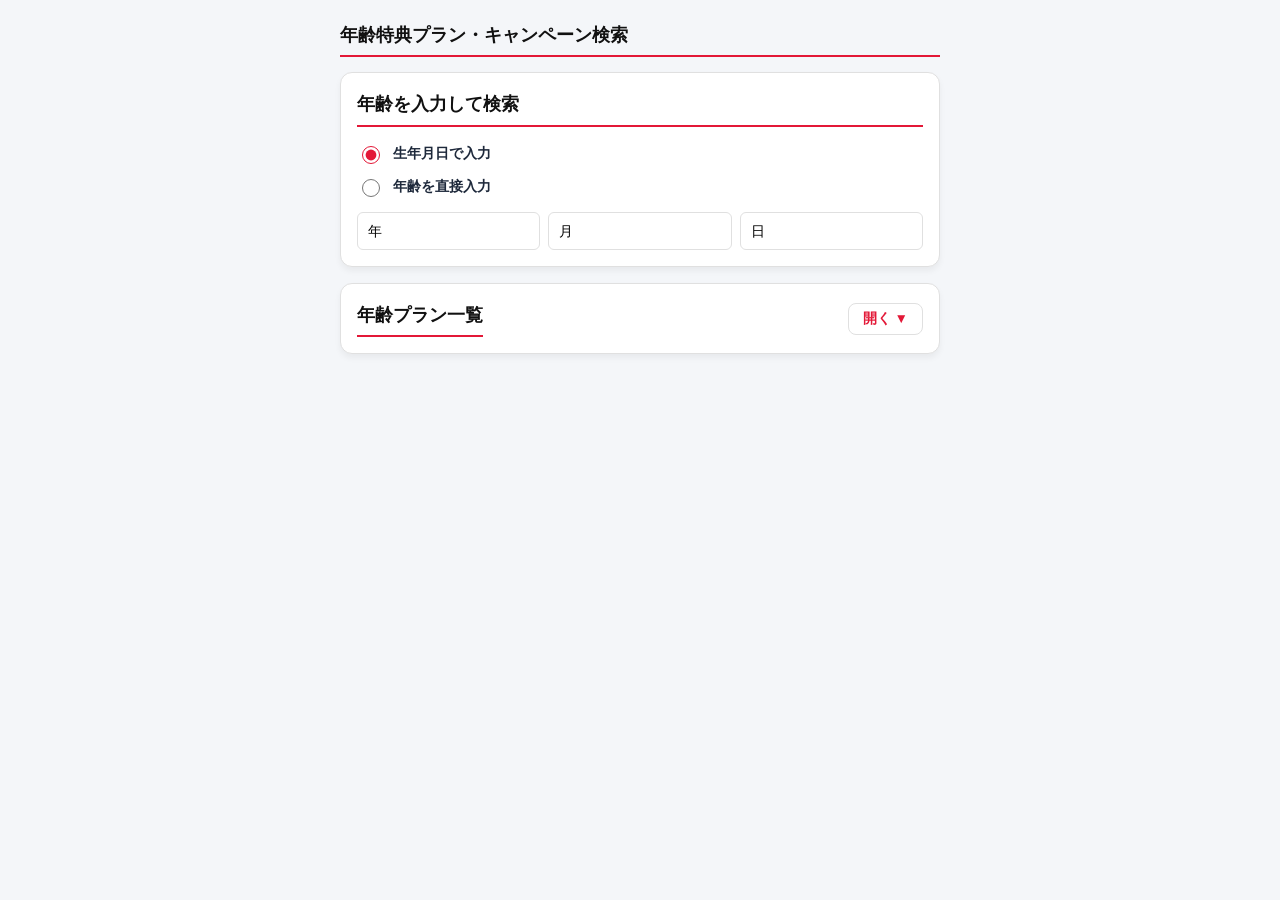
<file: age.html>
<!DOCTYPE html>
<html lang="ja">

<head>
  <meta charset="UTF-8">
  <meta name="viewport" content="width=device-width, initial-scale=1.0">
  <title>年齢別プラン・キャンペーン</title>
  <link rel="stylesheet" href="style.css">
  <style>
    html,
    body {
      overscroll-behavior-y: auto;
    }

    body {
      padding: 20px 16px 40px;
    }

    .birth-select-row {
      display: flex;
      align-items: center;
      gap: 8px;
    }

    .birth-select-row select {
      flex: 1;
      min-width: 0;
    }

    #birth-age-display {
      display: none;
      margin-top: 12px;
      font-weight: 700;
      font-size: 1rem;
      color: var(--primary-color);
    }

    #age-no-match {
      display: none;
      color: var(--text-sub);
      font-size: 0.9rem;
      padding: 8px 4px;
    }

    #age-year-oob-message {
      display: none;
      margin-top: 12px;
      color: var(--primary-color);
      font-weight: 700;
      font-size: 0.9rem;
      padding: 8px 4px;
    }


    .plan-result-card {
      border-left-width: 6px;
      border-left-style: solid;
      padding: 0;
      overflow: hidden;
    }

    .plan-card-header {
      display: flex;
      align-items: center;
      gap: 10px;
      width: 100%;
      border: none;
      background: transparent;
      margin: 0;
      padding: 16px;
      font: inherit;
      text-align: left;
      cursor: pointer;
      color: inherit;
    }

    .plan-card-header:focus-visible {
      outline: 2px solid var(--primary-color);
      outline-offset: -2px;
    }

    .plan-card-chevron {
      margin-left: auto;
      flex-shrink: 0;
      font-size: 0.8rem;
      color: var(--text-sub);
      transition: transform 0.2s ease;
    }

    .plan-card-header[aria-expanded="true"] .plan-card-chevron {
      transform: rotate(180deg);
    }

    .plan-card-body {
      display: none;
      padding: 0 16px 16px;
    }

    .plan-card-total-memo {
      display: none;
    }

    .result-card-carrier {
      display: inline-block;
      font-size: 0.75rem;
      font-weight: 700;
      padding: 2px 10px;
      border-radius: 999px;
      flex-shrink: 0;
    }

    .result-card-name {
      flex: 1;
      min-width: 0;
      font-size: 1.1rem;
      font-weight: 700;
      color: #111;
    }

    .result-card-name-age {
      font-size: 0.8rem;
      font-weight: 400;
      color: var(--text-sub);
      margin-left: 4px;
    }

    .result-card-age {
      font-size: 0.85rem;
      color: var(--text-sub);
      margin-top: -6px;
      margin-bottom: 12px;
    }

    .plan-sub-title {
      margin: 0 0 10px 0;
      font-size: 0.95rem;
      color: #555;
      font-weight: 700;
    }

    .no-discount-note {
      color: #888;
      font-size: 0.88rem;
    }

    .checkbox-label input[type="radio"] {
      width: 18px;
      height: 18px;
      flex-shrink: 0;
      accent-color: var(--primary-color);
    }

    .discount-master-label {
      font-weight: 700;
      margin-bottom: 10px;
    }

    .discount-options .checkbox-label:has(input:disabled) {
      opacity: 0.5;
    }

    .discount-options {
      padding-left: 1em;
    }

    #age-call-benefit-card .program-notice-box {
      margin-top: 0;
      margin-bottom: 10px;
    }

    #age-call-benefit-card .program-notice-box:last-child {
      margin-bottom: 0;
    }

    .age-overview-header {
      display: flex;
      align-items: center;
      justify-content: space-between;
      gap: 10px;
    }

    .age-overview-header h2 {
      margin: 0;
    }

    .age-overview-toggle-btn {
      flex-shrink: 0;
      border: 1px solid var(--border-color);
      background: #fff;
      border-radius: 8px;
      padding: 6px 14px;
      font-size: 0.85rem;
      font-weight: 700;
      color: var(--primary-color);
      cursor: pointer;
    }
  </style>
</head>

<body>
  <div class="container">
    <h2>年齢特典プラン・キャンペーン検索</h2>
    <div class="card">
      <h2>年齢を入力して検索</h2>
      <div class="checkbox-group" style="margin-bottom:14px;">
        <label class="checkbox-label">
          <input type="radio" name="age-input-mode" value="birth" checked onchange="onAgeInputModeChange()">
          生年月日で入力
        </label>
        <label class="checkbox-label">
          <input type="radio" name="age-input-mode" value="direct" onchange="onAgeInputModeChange()">
          年齢を直接入力
        </label>
      </div>

      <div id="birth-input-section">
        <div class="birth-select-row">
          <select id="birth-year" onchange="onBirthChange()" onkeydown="jumpToPlanResults(event)"></select>
          <select id="birth-month" onchange="onBirthChange()" onkeydown="jumpToPlanResults(event)"></select>
          <select id="birth-day" onchange="onBirthChange()" onkeydown="jumpToPlanResults(event)"></select>
        </div>
        <div id="age-year-oob-message">選択した年では対象となるプラン・キャンペーンがないため、月日は選択できません</div>
      </div>

      <div id="direct-age-input-section" style="display:none;">
        <div class="section" style="margin-bottom:0;">
          <label for="direct-age-input">年齢:</label>
          <input type="number" id="direct-age-input" min="0" max="120" placeholder="満年齢を入力" oninput="onDirectAgeChange()" onkeydown="jumpToPlanResults(event)">
        </div>
      </div>

      <div id="birth-age-display"></div>
    </div>

    <div class="card">
      <div class="age-overview-header">
        <h2>年齢プラン一覧</h2>
        <button type="button" class="age-overview-toggle-btn" id="age-overview-toggle-btn" aria-expanded="false" aria-controls="age-plan-overview-list" onclick="toggleAgePlanOverviewList()">開く ▼</button>
      </div>
      <div id="age-plan-overview-list" class="result-container" style="display:none;"></div>
    </div>

    <div id="age-results-section" style="display:none;">
      <div class="card">
        <h2>加入可能プラン一覧</h2>
        <div id="age-plan-list" class="result-container"></div>
        <div id="age-no-match">契約可能なプラン・キャンペーンがありません</div>
      </div>

      <div id="age-call-benefit-card" class="card" style="display:none;">
        <h2>当てはまる通話特典</h2>
        <div id="age-call-benefit-list"></div>
      </div>
    </div>
  </div>

  <script>
    // =======================================================================================================================
    // 📱 年齢別プランデータ（carrierdata.xlsx Sheet5 セクション1「年齢別プラン・キャンペーン」より）
    // =======================================================================================================================
    // キャリアごとの固定カラー（search.html と統一）
    const carrierColor = {
      docomo: "#ff0000",
      au: "#f57c00",
      UQ: "#7b1fa2",
      softbank: "#9e9e9e",
      Rakuten: "#ff00a7",
    };
    const carrierBgColor = {
      docomo: "#fff2f1",
      au: "#fff3e6",
      UQ: "#f3e8fb",
      softbank: "#f5f5f5",
      Rakuten: "#ffe9ef",
    };

    function buildPlanColor(carrier) {
      return {
        accent: carrierColor[carrier],
        bg: carrierBgColor[carrier],
      };
    }

    const agePlans = [
      {
        carrier: "docomo", carrierLabel: "docomo", plan: "スマホデビュープランU15",
        ageMin: 5, ageMax: 15, ageLabel: "5~15歳",
        strages: [{ giga: "5GB", price: 1408 }, { giga: "20GB", price: 1408 }],
        discounts: { family: [], card: [{ tier: 1, value: 220 }, { tier: 2, value: 550 }], net: null },
        deadline: "最大12ヶ月間",
        memo: "上記月額は親子割（U15）適用後（5GB：基本￥2,508－▲￥1,100 / 20GBまで：基本￥3,278－▲￥1,870）<br>13ヶ月目以降は親子割対象外となり5GB￥1,958、20GBまで￥2,728<br>同一ファミリー割引グループでの契約が条件<br>みんなドコモ割カウント対象<br><br>【備考】親がahamo・ドコモMAX・ドコモポイ活MAXのいずれかを契約している場合、その親側の回線が「親子割（家族）」として月額▲550円になります"
      },
      {
        carrier: "docomo", carrierLabel: "docomo", plan: "ドコモU22割",
        ageMin: 0, ageMax: 22, ageLabel: "22歳以下",
        strages: [{ giga: "~28GB", price: 2970 }, { giga: "28~30GB", price: 2970 }, { giga: "30GB~", price: 7898 }],
        discounts: { family: [{ tier: 1, value: 550 }, { tier: 2, value: 1210 }], card: [{ tier: 1, value: 220 }, { tier: 2, value: 550 }], net: 1210 },
        deadline: "7ヶ月間",
        memo: "7ヶ月以降通常ドコモMAX<br>家族間通話無料<br>みんなドコモ割カウント対象"
      },
      {
        carrier: "docomo", carrierLabel: "docomo", plan: "ドコモU29割",
        ageMin: 23, ageMax: 29, ageLabel: "23~29歳",
        strages: [{ giga: "~28GB", price: 2970 }, { giga: "28~30GB", price: 2970 }, { giga: "30GB~", price: 7898 }],
        discounts: { family: [{ tier: 1, value: 550 }, { tier: 2, value: 1210 }], card: [{ tier: 1, value: 220 }, { tier: 2, value: 550 }], net: 1210 },
        deadline: "3ヶ月間",
        memo: "3ヶ月以降通常ドコモMAX<br>家族間通話無料<br>みんなドコモ割カウント対象"
      },
      {
        carrier: "docomo", carrierLabel: "docomo", plan: "ドコモMAX 60歳以上割",
        ageMin: 60, ageMax: 999, ageLabel: "60歳以上",
        strages: [{ giga: "~28GB", price: 3828 }, { giga: "28~30GB", price: 3828 }, { giga: "30GB~", price: 7898 }],
        discounts: { family: [{ tier: 1, value: 550 }, { tier: 2, value: 1210 }], card: [{ tier: 1, value: 220 }, { tier: 2, value: 550 }], net: 1210 },
        deadline: "最大3ヶ月間",
        memo: "上記月額は60歳以上割適用後（~28GB：▲￥1,870 / 28~30GB：▲￥2,970 / 30GB~：▲￥550）<br>4ヶ月目以降は通常ドコモMAX（~28GB ￥5,698 / 28~30GB ￥6,798 / 30GB~ ￥8,448）<br>新規・契約変更・機種変更・プラン変更が対象（5G契約・個人名義）<br>2026年10月1日提供開始<br>みんなドコモ割カウント対象"
      },
      {
        carrier: "au", carrierLabel: "au", plan: "U12バリュープラン",
        ageMin: 5, ageMax: 12, ageLabel: "5~12歳",
        strages: [{ giga: "無制限", price: 1870 }],
        discounts: { family: [{ tier: 1, value: 1100 }], card: [{ tier: 1, value: 220 }], net: null },
        deadline: "無し",
        memo: "送受信最大30kbpsの低速通信<br>同一の「家族割」に加入への国内通話・SMS無料<br>家族割プラスのカウント対象外"
      },
      {
        carrier: "au", carrierLabel: "au", plan: "U18バリュープラン",
        ageMin: 5, ageMax: 18, ageLabel: "5~18歳",
        strages: [{ giga: "~3GB", price: 2398 }, { giga: "3~20GB", price: 4048 }],
        discounts: { family: [{ tier: 1, value: 220 }, { tier: 2, value: 550 }], card: [{ tier: 1, value: 220 }], net: 550 },
        deadline: "22歳まで",
        memo: "23歳以降は利用が3GB以下でも ￥4,048<br>家族割プラスのカウント対象"
      },
      {
        carrier: "au", carrierLabel: "au", plan: "シニアバリュープラン",
        ageMin: 60, ageMax: 999, ageLabel: "60歳以上",
        strages: [{ giga: "5GB", price: 4048 }],
        discounts: { family: [], card: [{ tier: 2, value: 220 }], net: 1100 },
        deadline: "無し",
        memo: "5分通話無料, 24時間通話無料が￥1,100<br>au PAYカードお支払い割はauじぶん銀行お支払いで代替でも割引適用"
      },
      {
        carrier: "softbank", carrierLabel: "softbank", plan: "スマホデビュープラン",
        ageMin: 5, ageMax: 18, ageLabel: "5~18歳（ガラケーからの乗り換え / 機種変更を除く）",
        strages: [{ giga: "4GB", price: 1078 }, { giga: "20GB", price: 2728 }],
        discounts: { family: [], card: [], net: null },
        deadline: "13ヶ月間",
        memo: "新規またはガラケーからの乗り換え / 機種変更のみ受付<br>14ヶ月目以降は4GBで￥2,596, 20GBで￥4,246<br>新みんな家族割カウント対象"
      },
      {
        carrier: "Rakuten", carrierLabel: "Rakuten", plan: "最強こども割",
        ageMin: 0, ageMax: 12, ageLabel: "12歳以下",
        strages: [{ giga: "~3GB", price: 528 }, { giga: "3~20GB", price: 1958 }, { giga: "20GB~", price: 3058 }],
        discounts: { family: [], card: [], net: null },
        deadline: "13歳誕生月前月まで",
        memo: "最強U-NEXTも割引対象で￥4,158"
      },
      {
        carrier: "Rakuten", carrierLabel: "Rakuten", plan: "最強青春割",
        ageMin: 13, ageMax: 22, ageLabel: "13~22歳",
        strages: [{ giga: "~3GB", price: 858 }, { giga: "3~20GB", price: 1958 }, { giga: "20GB~", price: 3058 }],
        discounts: { family: [], card: [], net: null },
        deadline: "23歳誕生月前月まで",
        memo: "最強U-NEXTも割引対象で￥4,158"
      },
      {
        carrier: "Rakuten", carrierLabel: "Rakuten", plan: "最強シニアプログラム",
        ageMin: 65, ageMax: 999, ageLabel: "65歳以上",
        strages: [{ giga: "~3GB", price: 858 }, { giga: "3~20GB", price: 1958 }, { giga: "20GB~", price: 3058 }],
        discounts: { family: [], card: [], net: null },
        deadline: "無し",
        memo: ""
      }
    ];

    // 📞 通話特典（セクション2）：年齢一致時に該当プランカード一覧の下へ注記表示
    const callBenefits = [
      {
        carrierLabel: "docomo", plan: "ドコモmini2",
        ageMin: 60, ageMax: 999,
        content: "24時間かけ放題月額￥1,980", price: 990, other: ""
      },
      {
        carrierLabel: "UQ mobile", plan: "トクトクプランⅡ",
        ageMin: 60, ageMax: 999,
        content: "24時間通話放題月額￥1,980", price: 880, other: ""
      },
      {
        carrierLabel: "softbank", plan: "スマホデビュープラン",
        ageMin: 60, ageMax: 999,
        content: "24時間通話放題月額￥1,980", price: 880, other: "ガラケーからの乗り換えまたは機種変更のみ対象"
      },
      {
        carrierLabel: "Rakuten", plan: "最強プラン",
        ageMin: 65, ageMax: 999,
        content: "15分通話無料つき<br>条件達成で実質割引", price: 880, other: ""
      }
    ];

    // キャリアごとの割引名称（同じ仕組みの割引でもキャリアによって呼び方が異なる）
    const discountLabels = {
      docomo: {
        family: 'みんなドコモ割',
        familyTier: tier => tier === 1 ? '（2回線）' : '（3回線以上）',
        card: 'dカードお支払い割',
        cardTier: tier => tier === 1 ? '（REGULAR）' : '（GOLD U / GOLD / PLUTINUM）',
        net: 'ドコモ光 / home 5G割',
      },
      au: {
        family: '家族割プラス',
        familyTier: tier => tier === 1 ? '（2回線）' : '（3回線以上）',
        card: 'au PAY カードお支払い割',
        cardTier: () => '',
        net: 'auスマートバリュー',
      },
      UQ: {
        family: '家族割プラス',
        familyTier: tier => tier === 1 ? '（2回線）' : '（3回線以上）',
        card: 'au PAY カードお支払い割',
        cardTier: () => '',
        net: 'auスマートバリュー',
      },
      softbank: {
        family: 'みんな家族割',
        familyTier: tier => tier === 1 ? '（2回線）' : '（3回線以上）',
        card: 'PayPayカード割',
        cardTier: () => '',
        net: 'おうち割 光セット',
      },
      Rakuten: {
        family: '家族割引',
        familyTier: tier => tier === 1 ? '（2回線）' : '（3回線以上）',
        card: '楽天カード支払い割',
        cardTier: () => '',
        net: '楽天ひかり割',
      },
    };

    function renderPlanCard(p, idx) {
      const color = buildPlanColor(p.carrier);
      const strageHtml = p.strages
        .map((s, i) => `
          <label class="checkbox-label">
            <input type="radio" name="strage-${idx}" value="${i}" onchange="updatePlanTotal(${idx})">
            ${s.giga}　￥${s.price.toLocaleString()}
          </label>`)
        .join('');

      const labels = discountLabels[p.carrier];
      let discountOptionsHtml = '';

      if (p.discounts.family.length === 2) {
        discountOptionsHtml += p.discounts.family.map((t, i) => `
          <label class="checkbox-label">
            <input type="checkbox" class="discount-cb-${idx} family-tier-${idx}" data-value="${t.value}" disabled
              onchange="handleTierExclusive(this, 'family-tier-${idx}'); updatePlanTotal(${idx})">
            ${labels.family}${labels.familyTier(i === 0 ? 1 : 2)}　▲￥${t.value.toLocaleString()}
          </label>`).join('');
      } else if (p.discounts.family.length === 1) {
        const t = p.discounts.family[0];
        discountOptionsHtml += `
          <label class="checkbox-label">
            <input type="checkbox" class="discount-cb-${idx}" data-value="${t.value}" disabled onchange="updatePlanTotal(${idx})">
            ${labels.family}${labels.familyTier(t.tier)}　▲￥${t.value.toLocaleString()}
          </label>`;
      }

      if (p.discounts.card.length === 2) {
        discountOptionsHtml += p.discounts.card.map((t, i) => `
          <label class="checkbox-label">
            <input type="checkbox" class="discount-cb-${idx} card-tier-${idx}" data-value="${t.value}" disabled
              onchange="handleTierExclusive(this, 'card-tier-${idx}'); updatePlanTotal(${idx})">
            ${labels.card}${labels.cardTier(i === 0 ? 1 : 2)}　▲￥${t.value.toLocaleString()}
          </label>`).join('');
      } else if (p.discounts.card.length === 1) {
        const t = p.discounts.card[0];
        discountOptionsHtml += `
          <label class="checkbox-label">
            <input type="checkbox" class="discount-cb-${idx}" data-value="${t.value}" disabled onchange="updatePlanTotal(${idx})">
            ${labels.card}${labels.cardTier(t.tier)}　▲￥${t.value.toLocaleString()}
          </label>`;
      }

      if (p.discounts.net !== null) {
        discountOptionsHtml += `
          <label class="checkbox-label">
            <input type="checkbox" class="discount-cb-${idx}" data-value="${p.discounts.net}" disabled onchange="updatePlanTotal(${idx})">
            ${labels.net}　▲￥${p.discounts.net.toLocaleString()}
          </label>`;
      }

      let discountHtml;
      if (discountOptionsHtml) {
        discountHtml = `
          <label class="checkbox-label discount-master-label">
            <input type="checkbox" id="discount-master-${idx}" onchange="toggleDiscountMaster(${idx})">
            割引を利用する
          </label>
          <div class="checkbox-group discount-options" id="discount-options-${idx}" style="margin-bottom:0;">
            ${discountOptionsHtml}
          </div>`;
      } else {
        discountHtml = `<div class="no-discount-note">対象の割引はありません</div>`;
      }

      return `
        <div class="card plan-result-card" style="border-left-color:${color.accent}; background:${color.bg};">
          <button type="button" class="plan-card-header" aria-expanded="false" aria-controls="plan-card-body-${idx}" onclick="togglePlanCard(${idx})">
            <span class="result-card-carrier" style="background:#fff; border:1.5px solid ${color.accent}; color:${color.accent};">${p.carrierLabel}</span>
            <span class="result-card-name">${p.plan}<span class="result-card-name-age">（${p.ageLabel}）</span></span>
            <span class="plan-card-chevron">▼</span>
          </button>

          <div class="plan-card-body" id="plan-card-body-${idx}">
            <div class="result-card-age">対象年齢：${p.ageLabel}</div>

            <div class="sub-container">
              <h3 class="plan-sub-title">月額</h3>
              <label>容量を選択:</label>
              <div class="checkbox-group" style="margin-bottom:0;">
                ${strageHtml}
              </div>
              <div class="subtotal-wrapper">
                <div class="subtotal-box bg-plan">月額: <span id="monthly-output-${idx}">￥0</span></div>
              </div>
            </div>

            <div class="sub-container">
              <h3 class="plan-sub-title">割引</h3>
              ${discountHtml}
              <div class="subtotal-wrapper">
                <div class="subtotal-box bg-discount">割引合計: <span id="discount-output-${idx}">▲￥0</span></div>
              </div>
            </div>

            <div class="plan-card-total-memo" id="plan-total-memo-${idx}">
              <div class="subtotal-wrapper" style="margin-top:14px;">
                <div class="subtotal-box" style="background:#fff; border:2px solid ${color.accent}; font-size:1rem;">
                  合計月額: <span id="total-output-${idx}" style="color:${color.accent};">￥0</span>
                </div>
              </div>

              <div class="program-notice-box">
                割引期限：${p.deadline}${p.memo ? `<br>${p.memo}` : ''}
              </div>
            </div>
          </div>
        </div>
      `;
    }

    // 年齢を入力する前から表示しておく「年齢プラン一覧」：全プランを読み取り専用で一覧表示する
    function getDiscountLines(p) {
      const labels = discountLabels[p.carrier];
      const lines = [];
      if (p.discounts.family.length === 2) {
        p.discounts.family.forEach((t, i) => {
          lines.push(`${labels.family}${labels.familyTier(i === 0 ? 1 : 2)}　▲￥${t.value.toLocaleString()}`);
        });
      } else if (p.discounts.family.length === 1) {
        const t = p.discounts.family[0];
        lines.push(`${labels.family}${labels.familyTier(t.tier)}　▲￥${t.value.toLocaleString()}`);
      }
      if (p.discounts.card.length === 2) {
        p.discounts.card.forEach((t, i) => {
          lines.push(`${labels.card}${labels.cardTier(i === 0 ? 1 : 2)}　▲￥${t.value.toLocaleString()}`);
        });
      } else if (p.discounts.card.length === 1) {
        const t = p.discounts.card[0];
        lines.push(`${labels.card}${labels.cardTier(t.tier)}　▲￥${t.value.toLocaleString()}`);
      }
      if (p.discounts.net !== null) {
        lines.push(`${labels.net}　▲￥${p.discounts.net.toLocaleString()}`);
      }
      return lines;
    }

    function renderPlanOverviewCard(p, idx) {
      const color = buildPlanColor(p.carrier);
      const strageHtml = p.strages.map(s => `${s.giga}　￥${s.price.toLocaleString()}`).join('<br>');
      const discountLines = getDiscountLines(p);
      const discountHtml = discountLines.length ? discountLines.join('<br>') : '対象の割引はありません';

      return `
        <div class="card plan-result-card" style="border-left-color:${color.accent}; background:${color.bg};">
          <button type="button" class="plan-card-header" aria-expanded="false" aria-controls="overview-plan-card-body-${idx}" onclick="toggleOverviewPlanCard(${idx})">
            <span class="result-card-carrier" style="background:#fff; border:1.5px solid ${color.accent}; color:${color.accent};">${p.carrierLabel}</span>
            <span class="result-card-name">${p.plan}<span class="result-card-name-age">（${p.ageLabel}）</span></span>
            <span class="plan-card-chevron">▼</span>
          </button>

          <div class="plan-card-body" id="overview-plan-card-body-${idx}">
            <div class="result-card-age">対象年齢：${p.ageLabel}</div>

            <div class="sub-container">
              <h3 class="plan-sub-title">月額</h3>
              <div>${strageHtml}</div>
            </div>

            <div class="sub-container">
              <h3 class="plan-sub-title">割引</h3>
              <div>${discountHtml}</div>
            </div>

            <div class="program-notice-box">
              割引期限：${p.deadline}${p.memo ? `<br>${p.memo}` : ''}
            </div>
          </div>
        </div>
      `;
    }

    function toggleOverviewPlanCard(idx) {
      const body = document.getElementById(`overview-plan-card-body-${idx}`);
      const header = body.previousElementSibling;
      const isOpen = body.style.display === 'block';
      body.style.display = isOpen ? 'none' : 'block';
      header.setAttribute('aria-expanded', String(!isOpen));
    }

    function renderPlanOverviewList() {
      document.getElementById('age-plan-overview-list').innerHTML =
        agePlans.map((p, idx) => renderPlanOverviewCard(p, idx)).join('');
    }

    // 「年齢プラン一覧」全体の開閉ボタン
    function toggleAgePlanOverviewList() {
      const list = document.getElementById('age-plan-overview-list');
      const btn = document.getElementById('age-overview-toggle-btn');
      const isOpen = list.style.display !== 'none';
      list.style.display = isOpen ? 'none' : '';
      btn.textContent = isOpen ? '開く ▼' : '閉じる ▲';
      btn.setAttribute('aria-expanded', String(!isOpen));
    }

    function togglePlanCard(idx) {
      const header = document.querySelector(`#plan-card-body-${idx}`).previousElementSibling;
      const body = document.getElementById(`plan-card-body-${idx}`);
      const isOpen = body.style.display === 'block';
      body.style.display = isOpen ? 'none' : 'block';
      header.setAttribute('aria-expanded', String(!isOpen));
    }

    // 割引の「マスターチェック」がON/OFFされたら、配下の各割引チェックボックスの有効/無効を切り替える
    function toggleDiscountMaster(idx) {
      const master = document.getElementById(`discount-master-${idx}`);
      const container = document.getElementById(`discount-options-${idx}`);
      if (!container) return;
      container.querySelectorAll('input[type="checkbox"]').forEach(cb => {
        cb.disabled = !master.checked;
        if (!master.checked) cb.checked = false;
      });
      updatePlanTotal(idx);
    }

    // 同一割引（家族割・カード割）内のティア①②は同時に選べないようにする
    function handleTierExclusive(checkbox, groupClass) {
      if (checkbox.checked) {
        document.querySelectorAll(`.${groupClass}`).forEach(other => {
          if (other !== checkbox) other.checked = false;
        });
      }
    }

    function updatePlanTotal(idx) {
      const p = agePlans[idx];
      const strageChecked = document.querySelector(`input[name="strage-${idx}"]:checked`);
      const strageIdx = strageChecked ? strageChecked.value : '';
      const monthlyPrice = strageIdx !== '' ? p.strages[strageIdx].price : 0;

      let discountTotal = 0;
      document.querySelectorAll(`.discount-cb-${idx}:checked`).forEach(cb => {
        discountTotal += parseInt(cb.dataset.value, 10);
      });

      document.getElementById(`monthly-output-${idx}`).textContent = `￥${monthlyPrice.toLocaleString()}`;
      document.getElementById(`discount-output-${idx}`).textContent = `▲￥${discountTotal.toLocaleString()}`;

      const total = strageIdx !== '' ? Math.max(0, monthlyPrice - discountTotal) : 0;
      document.getElementById(`total-output-${idx}`).textContent = `￥${total.toLocaleString()}`;

      document.getElementById(`plan-total-memo-${idx}`).style.display = strageIdx !== '' ? 'block' : 'none';
    }

    // =======================================================================================================================
    // 🎂 生年月日プルダウン：年（西暦＋元号）・月・日を選択させ、そこから満年齢を算出する
    // =======================================================================================================================
    const eraTable = [
      { key: 'showa', name: '昭和', start: new Date(1926, 11, 25), end: new Date(1989, 0, 7) },
      { key: 'heisei', name: '平成', start: new Date(1989, 0, 8), end: new Date(2019, 3, 30) },
      { key: 'reiwa', name: '令和', start: new Date(2019, 4, 1), end: null },
    ];

    // 指定した西暦年に重なる元号区間を返す（1989年・2019年のように年の途中で改元する年は2区間になる）
    function getEraSegmentsForYear(y) {
      const yearStart = new Date(y, 0, 1);
      const yearEnd = new Date(y, 11, 31);
      const segments = [];
      eraTable.forEach(era => {
        const segStart = era.start > yearStart ? era.start : yearStart;
        const effectiveEnd = era.end === null ? yearEnd : (era.end < yearEnd ? era.end : yearEnd);
        if (segStart <= effectiveEnd) {
          segments.push({
            key: era.key,
            name: era.name,
            eraYear: y - era.start.getFullYear() + 1,
            minMonth: segStart.getMonth() + 1,
            minDay: segStart.getDate(),
            maxMonth: effectiveEnd.getMonth() + 1,
            maxDay: effectiveEnd.getDate(),
          });
        }
      });
      return segments;
    }

    function populateBirthYearOptions() {
      const yearSelect = document.getElementById('birth-year');
      const currentYear = new Date().getFullYear();
      let options = '<option value="">年</option>';
      for (let y = currentYear; y >= currentYear - 100; y--) {
        getEraSegmentsForYear(y).forEach(seg => {
          const eraLabel = seg.eraYear === 1 ? `${seg.name}元年` : `${seg.name}${seg.eraYear}年`;
          options += `<option value="${y}-${seg.key}">${y}年（${eraLabel}）</option>`;
        });
      }
      yearSelect.innerHTML = options;
    }

    function populateBirthMonthOptions() {
      const yearSelect = document.getElementById('birth-year');
      const monthSelect = document.getElementById('birth-month');
      const prevValue = monthSelect.value;

      let minMonth = 1, maxMonth = 12;
      if (yearSelect.value) {
        const [yStr, key] = yearSelect.value.split('-');
        const seg = getEraSegmentsForYear(parseInt(yStr, 10)).find(s => s.key === key);
        if (seg) { minMonth = seg.minMonth; maxMonth = seg.maxMonth; }
      }

      let options = '<option value="">月</option>';
      for (let m = minMonth; m <= maxMonth; m++) {
        options += `<option value="${m}">${m}月</option>`;
      }
      monthSelect.innerHTML = options;

      if (prevValue && parseInt(prevValue, 10) >= minMonth && parseInt(prevValue, 10) <= maxMonth) {
        monthSelect.value = prevValue;
      }
    }

    function populateBirthDayOptions() {
      const yearSelect = document.getElementById('birth-year');
      const monthSelect = document.getElementById('birth-month');
      const daySelect = document.getElementById('birth-day');
      const prevValue = daySelect.value;

      const month = monthSelect.value ? parseInt(monthSelect.value, 10) : null;
      let minDay = 1;
      let maxDay = 31;

      if (yearSelect.value && month) {
        const [yStr, key] = yearSelect.value.split('-');
        const y = parseInt(yStr, 10);
        maxDay = new Date(y, month, 0).getDate();
        const seg = getEraSegmentsForYear(y).find(s => s.key === key);
        if (seg) {
          if (month === seg.minMonth) minDay = Math.max(minDay, seg.minDay);
          if (month === seg.maxMonth) maxDay = Math.min(maxDay, seg.maxDay);
        }
      }

      let options = '<option value="">日</option>';
      for (let d = minDay; d <= maxDay; d++) {
        options += `<option value="${d}">${d}日</option>`;
      }
      daySelect.innerHTML = options;

      if (prevValue && parseInt(prevValue, 10) >= minDay && parseInt(prevValue, 10) <= maxDay) {
        daySelect.value = prevValue;
      }
    }

    function calcAge(year, month, day) {
      const today = new Date();
      const birth = new Date(year, month - 1, day);
      let age = today.getFullYear() - birth.getFullYear();
      const hasHadBirthdayThisYear =
        (today.getMonth() > birth.getMonth()) ||
        (today.getMonth() === birth.getMonth() && today.getDate() >= birth.getDate());
      if (!hasHadBirthdayThisYear) age--;
      return age;
    }

    // 指定した満年齢にマッチするプランが1つでも存在するか
    function hasAnyPlanMatch(age) {
      return age >= 0 && agePlans.some(p => age >= p.ageMin && age <= p.ageMax);
    }

    // 年だけから、月日に関わらずマッチするプランが存在し得ない「対象外年」かどうかを判定する
    // （誕生日が今年まだ来ていない/来ている の2パターンの年齢どちらもマッチしなければ対象外）
    function isYearEligible(yearRaw) {
      const y = parseInt(yearRaw, 10);
      const ageIfBirthdayPassed = new Date().getFullYear() - y;
      return hasAnyPlanMatch(ageIfBirthdayPassed) || hasAnyPlanMatch(ageIfBirthdayPassed - 1);
    }

    // 結果表示エリアを隠す（年齢が未確定・不正な場合に呼ぶ）
    function clearResults() {
      document.getElementById('age-results-section').style.display = 'none';
      document.getElementById('birth-age-display').style.display = 'none';
    }

    // 満年齢が確定した時点で呼ぶ：プラン一覧・通話特典を年齢に応じて描画する
    function applyAge(age) {
      const resultsSection = document.getElementById('age-results-section');
      const ageDisplay = document.getElementById('birth-age-display');
      const listEl = document.getElementById('age-plan-list');
      const noMatchEl = document.getElementById('age-no-match');
      const callCard = document.getElementById('age-call-benefit-card');
      const callList = document.getElementById('age-call-benefit-list');

      if (isNaN(age) || age < 0) {
        clearResults();
        return;
      }

      ageDisplay.textContent = `満${age}歳`;
      ageDisplay.style.display = 'block';

      resultsSection.style.display = 'block';

      const matches = agePlans
        .map((p, idx) => ({ p, idx }))
        .filter(({ p }) => age >= p.ageMin && age <= p.ageMax);

      if (matches.length === 0) {
        listEl.innerHTML = '';
        noMatchEl.style.display = 'block';
      } else {
        noMatchEl.style.display = 'none';
        listEl.innerHTML = matches.map(({ p, idx }) => renderPlanCard(p, idx)).join('');
        matches.forEach(({ idx }) => updatePlanTotal(idx));
      }

      const matchedBenefits = callBenefits.filter(b => age >= b.ageMin && age <= b.ageMax);
      if (matchedBenefits.length > 0) {
        callCard.style.display = 'block';
        callList.innerHTML = matchedBenefits.map(b => `
          <div class="program-notice-box">
            <strong>${b.carrierLabel}／${b.plan}</strong><br>
            ${b.content}　→　￥${b.price.toLocaleString()}
            ${b.other ? `<br>${b.other}` : ''}
          </div>
        `).join('');
      } else {
        callCard.style.display = 'none';
        callList.innerHTML = '';
      }
    }

    // 生年月日／年齢入力後にEnterキーが押されたら「加入可能プラン一覧」の先頭へジャンプする
    function jumpToPlanResults(e) {
      if (e.key !== 'Enter') return;
      const resultsSection = document.getElementById('age-results-section');
      if (resultsSection.style.display === 'none') return;
      e.preventDefault();
      resultsSection.scrollIntoView({ behavior: 'smooth', block: 'start' });
    }

    // 入力方法（生年月日／年齢直接入力）の切り替え
    function onAgeInputModeChange() {
      const mode = document.querySelector('input[name="age-input-mode"]:checked').value;
      const birthSection = document.getElementById('birth-input-section');
      const directSection = document.getElementById('direct-age-input-section');
      const oobMessage = document.getElementById('age-year-oob-message');

      if (mode === 'birth') {
        birthSection.style.display = 'block';
        directSection.style.display = 'none';
        document.getElementById('direct-age-input').value = '';
        onBirthChange();
      } else {
        birthSection.style.display = 'none';
        directSection.style.display = 'block';
        oobMessage.style.display = 'none';
        clearResults();
        document.getElementById('direct-age-input').focus();
      }
    }

    // 年齢を直接入力するモード
    function onDirectAgeChange() {
      const raw = document.getElementById('direct-age-input').value;
      if (raw === '') {
        clearResults();
        return;
      }
      applyAge(parseInt(raw, 10));
    }

    function onBirthChange() {
      populateBirthMonthOptions();
      populateBirthDayOptions();

      const yearVal = document.getElementById('birth-year').value;
      const monthSelect = document.getElementById('birth-month');
      const daySelect = document.getElementById('birth-day');
      const oobMessage = document.getElementById('age-year-oob-message');

      if (yearVal === '') {
        monthSelect.disabled = false;
        daySelect.disabled = false;
        oobMessage.style.display = 'none';
        clearResults();
        return;
      }

      const yearRaw = yearVal.split('-')[0];

      if (!isYearEligible(yearRaw)) {
        monthSelect.value = '';
        daySelect.value = '';
        monthSelect.disabled = true;
        daySelect.disabled = true;
        oobMessage.style.display = 'block';
        clearResults();
        return;
      }

      monthSelect.disabled = false;
      daySelect.disabled = false;
      oobMessage.style.display = 'none';

      const monthRaw = monthSelect.value;
      const dayRaw = daySelect.value;

      if (monthRaw === '' || dayRaw === '') {
        clearResults();
        return;
      }

      const age = calcAge(parseInt(yearRaw, 10), parseInt(monthRaw, 10), parseInt(dayRaw, 10));
      applyAge(age);
    }

    populateBirthYearOptions();
    populateBirthMonthOptions();
    populateBirthDayOptions();
    renderPlanOverviewList();

    // iframeの中から、親画面（ブラウザのタブ）のタイトルを強制的に書き換える
    if (window.parent !== window) {
      window.parent.document.title = "Veil";
    }
  </script>
</body>

</html>
</file>
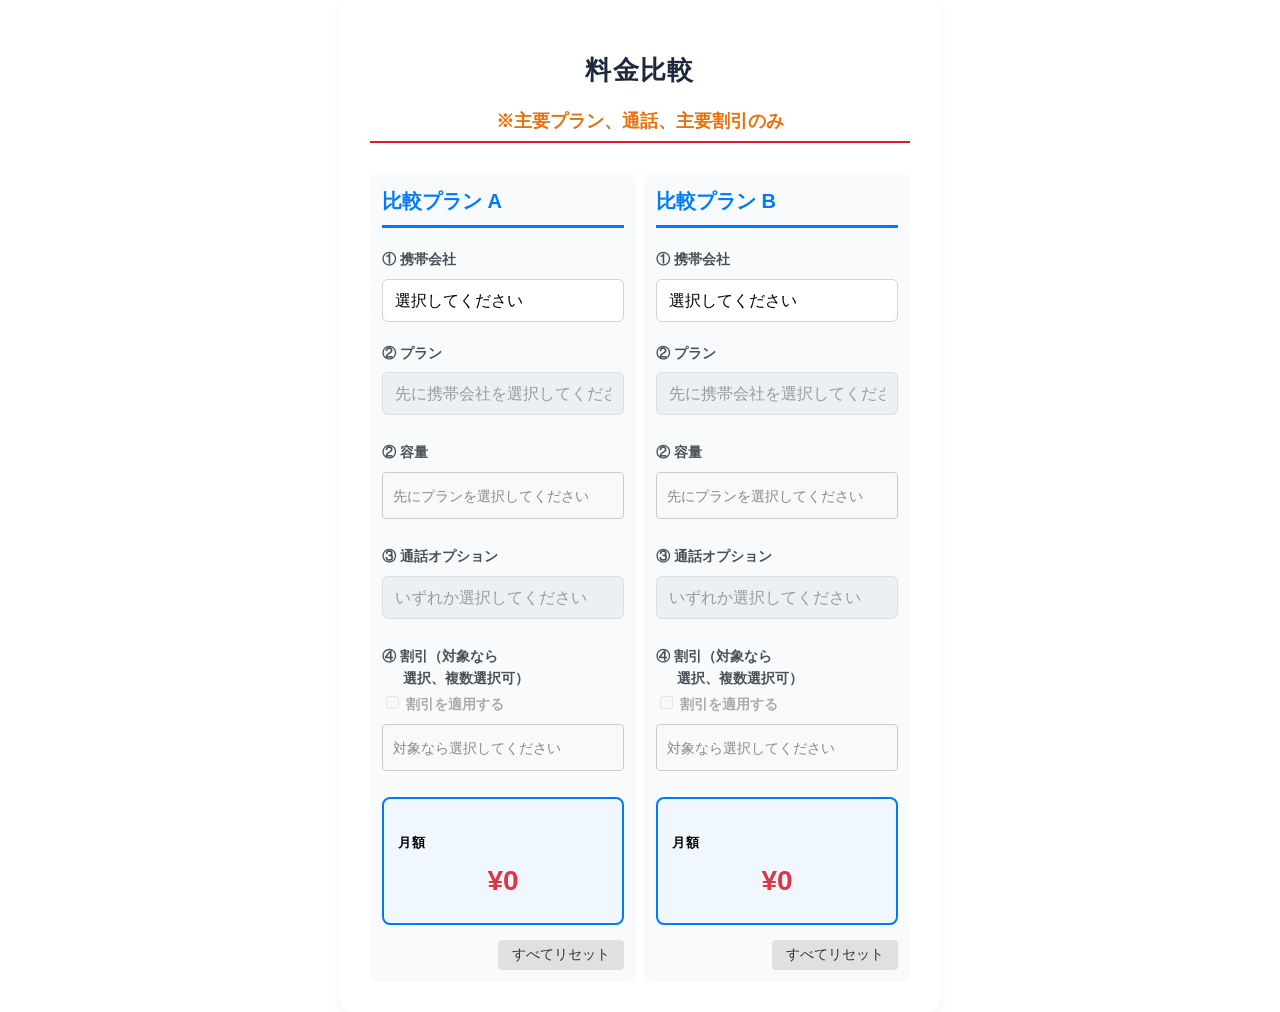
<file: compare.html>
<!DOCTYPE html>
<html lang="ja">

<head>
    <meta charset="UTF-8">
    <meta name="viewport" content="width=device-width, initial-scale=1.0">
    <title>携帯会社　料金比較</title>
    <!-- index.htmlで使っているCSSファイルをここでも読み込む -->
    <link rel="stylesheet" href="style.css">
    <style>
        html,
        body {
            /* 🚫 上下に引っ張ったときのブラウザ固有のバウンス（跳ね返り）を抑えつつ、
                  iframeとして埋め込まれた際に、下端/上端まで来たらスクロールを
                  親ページ（外側）へきちんと引き継げるよう "auto"（既定値）にする。
                  ※ "contain" や "none" だと、親ページへのスクロールの伝播（チェイン）が
                     ブロックされてしまい、スクロールバーを直接ドラッグしないと
                     動かせなくなってしまう */
            overscroll-behavior-y: auto;
        }

        body {
            background-color: transparent;
            margin-top: 0 !important;
            padding: 0 16px !important;
            font-family: -apple-system, BlinkMacSystemFont, "Segoe UI", Roboto, sans-serif;
        }

        /* 画面全体の白い大きなベース枠 */
        .sim-base-card {
            max-width: 600px;
            margin: 0 auto;
            background-color: #ffffff;
            padding: 30px;
            border-radius: 12px;
            box-shadow: 0 4px 12px rgba(0, 0, 0, 0.05);
        }

        .sim-title {
            /* 💡 共通style.cssのh2ルールがdisplay:flexを指定しており、
                  text-alignが効かなくなってしまうため、blockに戻す */
            display: block;
            text-align: center;
            margin-bottom: 30px;
            color: #e6710d;
            font-weight: bold;
        }

        /* 💡 1. プラン選択フォーム（上段）の横並び設定 */
        .sim-main-box {
            display: flex !important;
            flex-direction: row !important;
            width: 100% !important;
            box-sizing: border-box !important;

            /* 👈 左右の箱の間に 8px の隙間を開ける */
            gap: 8px !important;

            /* 💡 片方で割引を複数選択して縦に長くなっても、左右の高さを揃えて
                  合計金額欄（.sim-total-column、margin-top: auto）の下端が
                  常に揃うようにする */
            align-items: stretch !important;
        }

        .sim-plan-column {
            /* ⚠️ gap をあける場合は、50%だとハミ出るので「calc」で隙間分を引きます */
            width: calc(50% - 4px) !important;

            background-color: #f8fafc !important;
            /* 枠の中を着色 */
            border-radius: 8px !important;
            /* 角を少し丸めるとスマホアプリっぽくなります */
            padding: 12px !important;
            box-sizing: border-box !important;

            /* 💡 中身を縦方向のflexにして、コメント欄を一番下に固定できるようにする */
            display: flex !important;
            flex-direction: column !important;
        }

        /* 各カラムのタイトル（枠の最上部に固定） */
        .sim-column-title {
            margin-top: 0;
            border-bottom: 3px solid #007bff;
            padding-bottom: 8px;
            color: #007bff;
            font-size: 20px;
        }

        /* 💡 2. 合計金額表示（各プラン枠の中に内包する） */
        .sim-total-column {
            width: 100%;
            box-sizing: border-box;
            background: #f0f7ff;
            /* 合計金額っぽく少し青みのある色に */
            border: 2px solid #007bff;
            border-radius: 8px;
            padding: 14px;
            text-align: center;
            margin-top: auto;
            /* 💡 内容量に関わらず、合計金額とリセットボタンがカラムの一番下に揃うようにする */
        }

        .sim-total-column p {
            margin: 5px 0;
            /* 上下のすき間をちょっと綺麗に整える */
            /* 💡 横並び固定(nowrap)をやめ、狭い枠でも折り返せるようにする */
            white-space: normal;
            overflow-wrap: break-word;
            word-break: break-word;
        }

        .sim-total-column .sim-result-title {
            font-size: 16px;
            color: #495057;
            margin: 0 0 5px 0;
            font-weight: bold;
            white-space: nowrap;
            overflow: hidden;
            text-overflow: ellipsis;
        }

        /* 💡 合計金額タイトルを①キャリア/②プラン名/③容量でネスト表示する。
              ラベル（①②③）は左詰め、値は改行した後インデントして表示する */
        .sim-title-line {
            display: block;
            text-align: left;
            font-weight: bold;
            font-size: 13px;
            margin-left: 0;
        }

        .sim-title-value {
            margin-left: 18px;
            margin-bottom: 10px;
            font-weight: 600;
            font-size: 8px;
            color: #1a1a1a;
            /* 💡 一番長い「auバリューリンク マネ活2」でも折り返さず1行に収まるサイズに統一 */
            white-space: nowrap;
            overflow: hidden;
            text-overflow: ellipsis;
        }

        .sim-title-value:last-of-type {
            margin-bottom: 4px;
        }

        /* 💡「40GB（増量オプションⅡ　￥550 追加後）」等、長い容量名が
              省略(…)されて途中で切れてしまわないよう、③容量の値だけは
              1行固定をやめて折り返しを許可し、必ず全文が見えるようにする */
        .sim-title-value-strage {
            font-size: 7px;
            white-space: normal;
            overflow: visible;
            text-overflow: clip;
            word-break: keep-all;
            overflow-wrap: break-word;
        }

        .sim-title-label-company {
            color: #007bff;
        }

        .sim-title-label-plan {
            color: #2e9e5b;
        }

        .sim-title-label-strage {
            color: #e07b00;
        }

        .sim-total-column .sim-monthly-label {
            font-size: 13px;
            font-weight: bold;
            color: #000000;
            text-align: left;
            margin: 20px 0 2px 0;
            letter-spacing: 0.05em;
            white-space: nowrap;
        }

        .sim-result-price {
            font-size: 28px;
            font-weight: bold;
            color: #dc3545;
            margin: 0;
        }

        /* 💡 スマホ幅では、プラン枠が画面の半分しかなく窮屈になるため、
              合計金額の文字サイズを小さくしてはみ出しを防ぐ */
        @media (max-width: 480px) {
            .sim-total-column .sim-result-title {
                font-size: 11px;
            }

            .sim-result-price {
                font-size: 20px;
            }
        }

        /* 各フォームパーツの装飾 */
        .sim-field {
            margin-bottom: 20px;
        }

        .sim-field label {
            display: block;
            font-weight: bold;
            font-size: 14px;
            margin-bottom: 8px;
            color: #495057;
        }

        /* 💡「④ 割引」ラベルも、改行後の2行目を1文字分字下げする */
        .sim-field label.sim-discount-label {
            text-align: left;
            padding-left: 1.5em;
            text-indent: -1.5em;
        }

        .sim-field select {
            width: 100%;
            padding: 12px;
            font-size: 16px;
            border-radius: 6px;
            border: 1px solid #ced4da;
            background-color: #fff;
        }

        .sim-field select:disabled {
            background-color: #e9ecef;
            color: #6c757d;
            cursor: not-allowed;
        }

        /* チェックボックス・コメント・リセットボタン等の装飾 */
        .sim-checkbox-container {
            background: #f9f9f9;
            border: 1px solid #ccc;
            padding: 10px;
            border-radius: 4px;
            min-height: 38px;
        }

        .sim-checkbox-container .sim-checkbox-label {
            display: flex;
            align-items: flex-start;
            gap: 8px;
            margin-bottom: 5px;
            cursor: pointer;
        }

        .sim-checkbox-container .sim-checkbox-label input {
            flex-shrink: 0;
            margin-top: 3px;
        }

        .sim-checkbox-container .sim-checkbox-label span {
            flex: 1;
            min-width: 0;
            /* 💡「セット割」のような単語の途中で改行されてしまうのを防ぎ、
                  単語（カタカナ・漢字の連続）を保ったまま、区切りの良い位置
                  （スペースや記号の前後）で改行されるようにする */
            word-break: keep-all;
            overflow-wrap: break-word;
            /* 💡 2行目以降を字下げする「ぶら下げインデント」。
                  padding-leftで全体を右にずらし、1行目だけtext-indentで
                  元の位置に戻すことで、2行目以降だけがインデントされる。
                  ※ 1em(1文字分)だと「お支払い割」等が入りきらず3行になって
                     しまうため、0.7emに抑えて2行に収まるようにしている */
            text-align: left;
            padding-left: 0.2em;
            text-indent: -0.2em;
        }

        .sim-placeholder {
            color: #888;
            font-size: 0.9em;
        }

        .sim-reset-box {
            margin-top: 15px;
            text-align: right;
        }

        .sim-reset-btn {
            background: #e0e0e0;
            border: none;
            padding: 6px 14px;
            border-radius: 4px;
            cursor: pointer;
            font-size: 0.85em;
            color: #333;
            transition: background 0.2s;
        }

        .sim-reset-btn:hover {
            background: #d5d5d5;
        }

        .sim-total-column .sim-error-message {
            color: #dc3545;
            background-color: #f8d7da;
            border: 1px solid #f5c6cb;
            padding: 10px;
            border-radius: 5px;
            margin: 10px 0;
            font-size: 11px;
            font-weight: bold;
            text-align: center;
            white-space: nowrap;
            overflow: hidden;
            text-overflow: ellipsis;
        }

        h2 {
            margin-top: 0 !important;
            /* <h2>の上の隙間を限界まで狭くする */
        }

        /* 💡 各項目（容量・通話オプション・割引）の真下に出す内訳（小計）表示 */
        .sim-item-subtotal {
            text-align: right;
            font-size: 13px;
            font-weight: bold;
            margin-top: 6px;
            color: #495057;
            white-space: nowrap;
            overflow: hidden;
            text-overflow: ellipsis;
        }

        .sim-item-subtotal.is-discount {
            color: #0d6efd;
        }

        /* 💡「選択中：」とプラン名を2行に分け、プラン名は「選択中：」より小さく表示する */
        .sim-plan-subtotal-label {
            display: block;
            text-align: left;
            font-size: 14px;
        }

        .sim-plan-subtotal-value {
            display: block;
            text-align: left;
            margin-left: 14px;
            font-size: 11px;
            font-weight: normal;
            overflow: hidden;
            text-overflow: ellipsis;
            white-space: nowrap;
        }

        /* 💡 スマホ幅ではさらに文字を小さくして、省略（...）されずに収まりやすくする */
        @media (max-width: 480px) {
            .sim-total-column .sim-error-message {
                font-size: 9px;
            }

            .sim-plan-subtotal-label {
                font-size: 12px;
            }

            .sim-plan-subtotal-value {
                font-size: 10px;
            }
        }

        /* 💡 以前はiframe埋め込み時のフッター被り防止でここに余白を追加していたが、
              親ページ側で専用スクロールエリアを導入したことで不要になったため削除 */
    </style>
</head>

<body>

    <div class="sim-base-card">
        <h1 class="veil-outer-title">料金比較</h1>
        <h2 class="sim-title">※主要プラン、通話、主要割引のみ</h2>

        <!-- 1. 上段：プラン選択エリア（左右に並ぶ） -->
        <div class="sim-main-box">

            <!-- 左側プランフォーム -->
            <div class="sim-plan-column">
                <h3 class="sim-column-title">比較プラン A</h3>

                <div class="sim-field">
                    <label>① 携帯会社</label>
                    <select id="sim-left-company" onchange="sim_updatePlans('left')">
                        <option value="">選択してください</option>
                        <option value="docomo">docomo</option>
                        <option value="au">au</option>
                        <option value="UQ">UQ mobile</option>
                        <option value="softbank">softbank</option>
                        <option value="Ymobile">Y! mobile</option>
                        <option value="Rakuten">Rakuten</option>
                    </select>
                </div>

                <div class="sim-field">
                    <label>② プラン</label>
                    <select id="sim-left-plan" onchange="sim_updateStrages('left')" disabled>
                        <option value="">先に携帯会社を選択してください</option>
                    </select>
                    <div id="sim-left-plan-subtotal" class="sim-item-subtotal"></div>
                </div>

                <div class="sim-field">
                    <label>② 容量</label>
                    <div id="sim-left-strage-container" class="sim-checkbox-container">
                        <span class="sim-placeholder">先にプランを選択してください</span>
                    </div>
                    <div id="sim-left-strage-subtotal" class="sim-item-subtotal"></div>
                </div>

                <div class="sim-field">
                    <label>③ 通話オプション</label>
                    <select id="sim-left-option" onchange="sim_calculateTotal('left')" disabled>
                        <option value="">いずれか選択してください</option>
                    </select>
                    <div id="sim-left-option-subtotal" class="sim-item-subtotal"></div>
                </div>

                <div class="sim-field">
                    <label class="sim-discount-label">④ 割引（対象なら<br>選択、複数選択可）</label>
                    <label class="sim-checkbox-label sim-discount-toggle-label">
                        <input type="checkbox" id="sim-left-discount-toggle" onchange="sim_toggleDiscountEnabled('left')" disabled>
                        <span>割引を適用する</span>
                    </label>
                    <div id="sim-left-discount-container" class="sim-checkbox-container">
                        <span class="sim-placeholder">対象なら選択してください</span>
                    </div>
                    <div id="sim-left-discount-subtotal" class="sim-item-subtotal is-discount"></div>
                </div>

                <div class="sim-field" id="sim-left-use-field" style="display: none;">
                    <label>利用年数</label>
                    <select id="sim-left-use" onchange="sim_calculateTotal('left')">
                        <option value="">利用年数を選択してください</option>
                    </select>
                    <div id="sim-left-use-subtotal" class="sim-item-subtotal is-discount"></div>
                </div>

                <div class="sim-field" id="sim-left-family-field" style="display: none;">
                    <label>家族グループ人数</label>
                    <select id="sim-left-family" onchange="sim_calculateTotal('left')">
                        <option value="">家族割対象人数を選択してください</option>
                    </select>
                    <div id="sim-left-family-subtotal" class="sim-item-subtotal is-discount"></div>
                </div>

                <div class="sim-field" id="sim-left-card-field" style="display: none;">
                    <label>カード券種</label>
                    <select id="sim-left-card" onchange="sim_calculateTotal('left')">
                        <option value="">カードを選択してください</option>
                    </select>
                    <div id="sim-left-card-subtotal" class="sim-item-subtotal is-discount"></div>
                </div>

                <div class="sim-field" id="sim-left-select-field" style="display: none;">
                    <label>割引種類</label>
                    <select id="sim-left-select" onchange="sim_calculateTotal('left')">
                        <option value="">いずれかの割引を選択してください</option>
                    </select>
                </div>

                <!-- 💡 合計金額をこのプラン枠の中に内包する -->
                <div class="sim-total-column">
                    <div id="sim-left-total-container">
                        <p class="sim-result-title"></p>
                        <p class="sim-monthly-label">月額</p>
                        <p class="sim-result-price"><span id="sim-left-total">¥0</span></p>
                    </div>
                    <p id="sim-left-error-msg" class="sim-error-message" style="display: none;"></p>
                </div>

                <div class="sim-reset-box">
                    <button type="button" class="sim-reset-btn" onclick="sim_resetAll('left')">すべてリセット</button>
                </div>
            </div>

            <!-- 右側プランフォーム -->
            <div class="sim-plan-column">
                <h3 class="sim-column-title">比較プラン B</h3>

                <div class="sim-field">
                    <label>① 携帯会社</label>
                    <select id="sim-right-company" onchange="sim_updatePlans('right')">
                        <option value="">選択してください</option>
                        <option value="docomo">docomo</option>
                        <option value="au">au</option>
                        <option value="UQ">UQ mobile</option>
                        <option value="softbank">softbank</option>
                        <option value="Ymobile">Y! mobile</option>
                        <option value="Rakuten">Rakuten</option>
                    </select>
                </div>

                <div class="sim-field">
                    <label>② プラン</label>
                    <select id="sim-right-plan" onchange="sim_updateStrages('right')" disabled>
                        <option value="">先に携帯会社を選択してください</option>
                    </select>
                    <div id="sim-right-plan-subtotal" class="sim-item-subtotal"></div>
                </div>

                <div class="sim-field">
                    <label>② 容量</label>
                    <div id="sim-right-strage-container" class="sim-checkbox-container">
                        <span class="sim-placeholder">先にプランを選択してください</span>
                    </div>
                    <div id="sim-right-strage-subtotal" class="sim-item-subtotal"></div>
                </div>

                <div class="sim-field">
                    <label>③ 通話オプション</label>
                    <select id="sim-right-option" onchange="sim_calculateTotal('right')" disabled>
                        <option value="">いずれか選択してください</option>
                    </select>
                    <div id="sim-right-option-subtotal" class="sim-item-subtotal"></div>
                </div>

                <div class="sim-field">
                    <label class="sim-discount-label">④ 割引（対象なら<br>選択、複数選択可）</label>
                    <label class="sim-checkbox-label sim-discount-toggle-label">
                        <input type="checkbox" id="sim-right-discount-toggle" onchange="sim_toggleDiscountEnabled('right')" disabled>
                        <span>割引を適用する</span>
                    </label>
                    <div id="sim-right-discount-container" class="sim-checkbox-container">
                        <span class="sim-placeholder">対象なら選択してください</span>
                    </div>
                    <div id="sim-right-discount-subtotal" class="sim-item-subtotal is-discount"></div>
                </div>

                <div class="sim-field" id="sim-right-use-field" style="display: none;">
                    <label>利用年数</label>
                    <select id="sim-right-use" onchange="sim_calculateTotal('right')">
                        <option value="">利用年数を選択してください</option>
                    </select>
                    <div id="sim-right-use-subtotal" class="sim-item-subtotal is-discount"></div>
                </div>

                <div class="sim-field" id="sim-right-family-field" style="display: none;">
                    <label>家族グループ人数</label>
                    <select id="sim-right-family" onchange="sim_calculateTotal('right')">
                        <option value="">家族割対象人数を選択してください</option>
                    </select>
                    <div id="sim-right-family-subtotal" class="sim-item-subtotal is-discount"></div>
                </div>

                <div class="sim-field" id="sim-right-card-field" style="display: none;">
                    <label>カード券種</label>
                    <select id="sim-right-card" onchange="sim_calculateTotal('right')">
                        <option value="">カードを選択してください</option>
                    </select>
                    <div id="sim-right-card-subtotal" class="sim-item-subtotal is-discount"></div>
                </div>

                <div class="sim-field" id="sim-right-select-field" style="display: none;">
                    <label>割引種類</label>
                    <select id="sim-right-select" onchange="sim_calculateTotal('right')">
                        <option value="">いずれかの割引を選択してください</option>
                    </select>
                </div>

                <!-- 💡 合計金額をこのプラン枠の中に内包する -->
                <div class="sim-total-column">
                    <div id="sim-right-total-container">
                        <p class="sim-result-title"></p>
                        <p class="sim-monthly-label">月額</p>
                        <p class="sim-result-price"><span id="sim-right-total">¥0</span></p>
                    </div>
                    <p id="sim-right-error-msg" class="sim-error-message" style="display: none;"></p>
                </div>

                <div class="sim-reset-box">
                    <button type="button" class="sim-reset-btn" onclick="sim_resetAll('right')">すべてリセット</button>
                </div>
            </div>
        </div>
    </div>

    <style>
        /* 💡「割引を適用するか」トグルチェックボックス。有効化するまで各割引項目は選択不可にする */
        .sim-discount-toggle-label {
            margin: -4px 0 8px 0;
            font-weight: bold;
        }

        .sim-discount-toggle-label input:disabled {
            cursor: not-allowed;
        }

        .sim-checkbox-container .sim-checkbox-label input:disabled+span {
            color: #aaa;
        }

        /* 💡 割引チェックボックスの直下に移動してきた連動プルダウン（人数・カード種類等）の見た目 */
        .sim-checkbox-container .sim-field {
            margin: 4px 0 12px 26px;
            padding-left: 10px;
            border-left: 3px solid #007bff;
        }

        .sim-checkbox-container .sim-field label {
            font-size: 13px;
            margin-bottom: 4px;
        }

        .sim-checkbox-container .sim-field select {
            width: 100%;
            max-width: 100%;
            box-sizing: border-box;
            padding: 4px 8px;
            font-size: 12px;
        }
    </style>

    <script>
        // =======================================================================================================================
        // 📱 携帯料金マスターデータ
        // =======================================================================================================================
        const simData = {
            plans: {
                docomo: [
                    {
                        id: "d_MAX",
                        name: "ドコモMAX",
                        denyOptions: ["d_opt_5mAh", "d_opt_fullAh", "d_opt_fullMini2"],
                        allowDiscount: true,
                        denyDiscounts: ["d_family_mini2"],
                        strages: [
                            { giga: "~1GB", price: 5698 },
                            { giga: "1~3GB", price: 6798 },
                            { giga: "3GB~", price: 8448 }
                        ]
                    },
                    {
                        id: "d_MAXPt",
                        name: "ドコモポイ活MAX",
                        denyOptions: ["d_opt_5mAh", "d_opt_fullAh", "d_opt_fullMini2"],
                        allowDiscount: true,
                        denyDiscounts: ["d_family_mini2"],
                        strages: [{ giga: "無制限", price: 11748 }]
                    },
                    {
                        id: "d_Pt20",
                        name: "ドコモポイ活20",
                        denyOptions: ["d_opt_5mAh", "d_opt_fullAh", "d_opt_fullMini2"],
                        allowDiscount: true,
                        denyDiscounts: ["d_disc_old", "d_family_mini2"],
                        strages: [
                            { giga: "~20GB", price: 7898 },
                            { giga: "20GB~", price: 9570 }
                        ]
                    },
                    {
                        id: "d_mini",
                        name: "ドコモmini",
                        denyOptions: ["d_opt_5mAh", "d_opt_fullAh", "d_opt_fullMini2"],
                        allowDiscount: true,
                        denyDiscounts: ["d_disc_family", "d_disc_old"],
                        strages: [
                            { giga: "4GB", price: 2750 },
                            { giga: "10GB~", price: 3850 }
                        ]
                    },
                    {
                        id: "d_ahamo",
                        name: "ahamo",
                        denyOptions: ["d_opt_5m", "d_opt_full", "d_opt_fullMini2"],
                        allowDiscount: false,
                        strages: [
                            { giga: "30GB", price: 2970 },
                            { giga: "110GB（大盛りオプション　￥1,980 追加後）", price: 4950 }
                        ]
                    },
                    {
                        id: "d_mini2",
                        name: "ドコモmini2（2026年12月1日から）",
                        denyOptions: ["d_opt_5mAh", "d_opt_fullAh"],
                        allowDiscount: true,
                        denyDiscounts: ["d_disc_old", "d_family_2", "d_family_3"],
                        strages: [
                            { giga: "~6GB", price: 3278 },
                            { giga: "6~12GB", price: 4598 }
                        ]
                    },
                    {
                        id: "d_ahamo2",
                        name: "ahamo（2026年12月1日から）",
                        denyOptions: ["d_opt_5m", "d_opt_full", "d_opt_fullMini2"],
                        allowDiscount: false,
                        strages: [
                            { giga: "~40GB", price: 3135 },
                            { giga: "40~60GB", price: 4125 },
                            { giga: "60~120GB", price: 5115 }
                        ]
                    }
                ],
                au: [
                    {
                        id: "a_vl", name: "auバリューリンクプラン",
                        allowDiscount: true,
                        strages: [
                            { giga: "~1GB", price: 6358 },
                            { giga: "1GB~", price: 8008 }
                        ]
                    },
                    {
                        id: "a_vlmn", name: "auバリューリンク マネ活2",
                        allowDiscount: true,
                        denyDiscounts: ["a_disc_family", "a_disc_card"],
                        strages: [{ giga: "無制限", price: 9328 }]
                    },
                    {
                        id: "a_full", name: "使い放題MAX+",
                        allowDiscount: true,
                        strages: [{ giga: "無制限", price: 7788 }]
                    },
                    {
                        id: "a_fullmn", name: "使い放題MAX+ マネ活2",
                        allowDiscount: true,
                        denyDiscounts: ["a_disc_family", "a_disc_card"],
                        strages: [{ giga: "無制限", price: 9108 }]
                    },
                    {
                        id: "a_mini", name: "スマホミニプラン+",
                        allowDiscount: true,
                        strages: [
                            { giga: "~1GB", price: 4928 },
                            { giga: "1~3GB", price: 6578 },
                            { giga: "3~5GB", price: 8228 }
                        ]
                    }
                ],
                UQ: [
                    {
                        id: "u_komi", name: "コミコミプランバリュー",
                        denyOptions: ["u_opt_10mToku", "u_opt_fullToku", "u_opt_60mToku"],
                        allowDiscount: true,
                        denyDiscounts: ["u_disc_family", "u_disc_select"],
                        strages: [
                            { giga: "35GB", price: 3828 },
                            { giga: "40GB（増量オプションⅡ　￥550 追加後）", price: 4378 }
                        ]
                    },
                    {
                        id: "a_toku", name: "トクトクプラン2",
                        denyOptions: ["u_opt_10mKomi", "u_opt_fullKomi"],
                        allowDiscount: true,
                        denyDiscounts: ["u_disc_komi_toku"],
                        strages: [
                            { giga: "~5GB", price: 4048 },
                            { giga: "~5GB（増量オプションⅡ　￥550 追加後）", price: 4598 },
                            { giga: "5~30GB", price: 2948 },
                            { giga: "5~35GB（増量オプションⅡ　￥550 追加後）", price: 3498 }
                        ]
                    }
                ],
                softbank: [
                    {
                        id: "s_pay", name: "ペイトク2",
                        allowDiscount: true,
                        denyDiscounts: ["s_family_2mini", "s_family_3mini"],
                        strages: [
                            { giga: "無制限", price: 10538 }
                        ]
                    },
                    {
                        id: "s_flat", name: "テイガク無制限",
                        allowDiscount: true,
                        denyDiscounts: ["s_family_2mini", "s_family_3mini"],
                        strages: [
                            { giga: "無制限", price: 8008 }
                        ]
                    },
                    {
                        id: "s_mini", name: "ミニフィット2",
                        allowDiscount: true,
                        denyDiscounts: ["s_family_2", "s_family_3"],
                        strages: [
                            { giga: "~2GB", price: 5258 },
                            { giga: "2~5GB", price: 6358 }
                        ]
                    }
                ],
                Ymobile: [
                    {
                        id: "y_3s", name: "シンプル3 S",
                        denyOptions: ["y_opt_10m3l", "y_opt_full3l"],
                        allowDiscount: true,
                        denyDiscounts: ["y_disc_ele", "y_disc_toku"],
                        strages: [
                            { giga: "5GB", price: 3278 },
                            { giga: "7GB（￥550 追加後）", price: 3828 }
                        ]
                    },
                    {
                        id: "y_3m", name: "シンプル3 M",
                        denyOptions: ["y_opt_10m3l", "y_opt_full3l"],
                        allowDiscount: true,
                        strages: [
                            { giga: "30GB", price: 4378 },
                            { giga: "35GB（￥550 追加後）", price: 4928 }
                        ]
                    },
                    {
                        id: "y_3l", name: "シンプル3 L",
                        denyOptions: ["y_opt_10m", "y_opt_full"],
                        allowDiscount: true,
                        strages: [
                            { giga: "35GB", price: 5478 },
                            { giga: "40GB（￥550 追加後）", price: 6028 }
                        ]
                    }
                ],
                Rakuten: [
                    {
                        id: "r_best", name: "Rakuten最強プラン",
                        allowDiscount: true,
                        strages: [
                            { giga: "~3GB", price: 1078 },
                            { giga: "3~20GB", price: 2178 },
                            { giga: "20GB~", price: 3278 }
                        ]
                    }
                ]
            },
            options: {
                docomo: [
                    { id: "d_opt_5m", name: "5分通話無料", price: 880 },
                    { id: "d_opt_full", name: "かけ放題", price: 1980 },
                    { id: "d_opt_5mAh", name: "5分通話無料", price: 0 },
                    { id: "d_opt_fullAh", name: "かけ放題", price: 1100 },
                    { id: "d_opt_fullMini2", name: "かけ放題（60歳以上のみ）", price: 990 }
                ],
                au: [
                    { id: "a_opt_5m", name: "5分通話無料", price: 880 },
                    { id: "a_opt_full", name: "かけ放題", price: 1980 }
                ],
                UQ: [
                    { id: "u_opt_10mKomi", name: "10分通話無料", price: 0 },
                    { id: "u_opt_fullKomi", name: "かけ放題", price: 1100 },
                    { id: "u_opt_10mToku", name: "10分通話無料", price: 880 },
                    { id: "u_opt_fullToku", name: "かけ放題", price: 1980 },
                    { id: "u_opt_60mToku", name: "月60分相当減額", price: 660 },
                ],
                softbank: [
                    { id: "s_opt_5m", name: "5分通話無料", price: 880 },
                    { id: "s_opt_full", name: "かけ放題", price: 1980 }
                ],
                Ymobile: [
                    { id: "y_opt_10m", name: "10分通話無料", price: 880 },
                    { id: "y_opt_full", name: "かけ放題", price: 1980 },
                    { id: "y_opt_10m3l", name: "10分通話無料", price: 0 },
                    { id: "y_opt_full3l", name: "かけ放題", price: 1100 }
                ],
                Rakuten: [
                    { id: "r_opt_15m", name: "15分通話無料", price: 1100 }
                ]
            },
            discounts: {
                docomo: [
                    {
                        id: "d_disc_old",
                        name: "長期利用割",
                        value: 0,
                        useYears: [
                            { id: "d_use10_20", name: "10年以上20年未満", value: 110 },
                            { id: "d_use_20", name: "20年以上", value: 220 }
                        ]
                    },
                    {
                        id: "d_disc_family",
                        name: "みんなドコモ割",
                        value: 0,
                        family: [
                            { id: "d_family_2", name: "2人", value: 550 },
                            { id: "d_family_3", name: "3人以上", value: 1210 },
                            { id: "d_family_mini2", name: "2人以上", value: 550 }
                        ]
                    },
                    {
                        id: "d_disc_card",
                        name: "dカードお支払い割",
                        value: 0,
                        cards: [
                            { id: "d_card_regular", name: "dカード REGULAR", value: 220 },
                            { id: "d_card_GGUP", name: "dカード GOLD U / GOLD / PLUTINUM", value: 550 }
                        ]
                    },
                    { id: "d_disc_net", name: "ドコモ光 / home 5G セット割", value: 1210 },
                    { id: "d_disc_ele", name: "ドコモでんきセット割", value: 110 }
                ],
                au: [
                    {
                        id: "a_disc_family",
                        name: "家族割プラス",
                        value: 0,
                        family: [
                            { id: "a_family_2", name: "2人", value: 660 },
                            { id: "a_family_3", name: "3人以上", value: 1210 }
                        ]
                    },
                    { id: "a_disc_value", name: "auスマートバリュー", value: 1100 },
                    { id: "a_disc_card", name: "au PAY カードお支払い割", value: 110 }

                ],
                UQ: [
                    { id: "u_disc_family", name: "au PAY カードお支払い割", value: 220 },
                    {
                        id: "u_disc_select",
                        name: "自宅または家族セット割",
                        value: 0,
                        selects: [
                            { id: "u_select_home", name: "自宅セット割", value: 1100 },
                            { id: "u_select_family", name: "家族セット割", value: 550 }
                        ]
                    },
                    { id: "u_disc_komi_toku", name: "コミコミおトク割（新規13ヶ月間）", value: 660, exclusive: true }
                ],
                softbank: [
                    {
                        id: "s_disc_family",
                        name: "新みんな家族割",
                        value: 0,
                        family: [
                            { id: "s_family_2", name: "2人", value: 660 },
                            { id: "s_family_3", name: "3人以上", value: 1210 },
                            { id: "s_family_2mini", name: "2人", value: 220 },
                            { id: "s_family_3mini", name: "3人以上", value: 550 },
                        ]
                    },
                    { id: "s_disc_net", name: "おうち割光セット", value: 1100 },
                    {
                        id: "s_disc_card",
                        name: "PayPayカード割",
                        value: 0,
                        cards: [
                            { id: "s_pay", name: "PayPayカード", value: 330 },
                            { id: "s_pay_g", name: "PayPayカード ゴールド", value: 550 }
                        ]
                    }
                ],
                Ymobile: [
                    {
                        id: "y_disc_card",
                        name: "PayPayカード割",
                        value: 0,
                        cards: [
                            { id: "y_pay", name: "PayPayカード", value: 330 },
                            { id: "y_pay_g", name: "PayPayカード ゴールド", value: 770 }
                        ]
                    },
                    {
                        id: "y_disc_select",
                        name: "おうちまたは家族割",
                        value: 0,
                        selects: [
                            { id: "y_disc_net", name: "おうち割 光セット(A)", value: 1650 },
                            { id: "y_disc_family", name: "家族割引", value: 1100 },
                            { id: "y_disc_ele", name: "おうち割 でんきセット(E)", value: 1100 },
                        ]
                    },
                    { id: "y_disc_toku", name: "超！おトク割（加入翌月から1年間）", value: 1100, exclusive: true }
                ],
                Rakuten: [
                    { id: "r_disc_family", name: "最強家族割", value: 110 }
                ]
            }
        };

        // ========================================================================================================================
        // 🛠️ 連動ロジック
        // ========================================================================================================================

        function sim_updatePlans(side) {
            const company = document.getElementById(`sim-${side}-company`).value;
            const planSelect = document.getElementById(`sim-${side}-plan`);

            sim_resetSelect(side, ['plan', 'strage', 'option', 'discount', 'use', 'family', 'card', 'select']);

            if (company && simData.plans[company]) {
                simData.plans[company].forEach(plan => {
                    const opt = document.createElement("option");
                    opt.value = plan.id;
                    opt.textContent = plan.name;
                    planSelect.appendChild(opt);
                });
                planSelect.disabled = false;
            }
            sim_calculateTotal(side);
        }

        function sim_updateStrages(side) {
            const company = document.getElementById(`sim-${side}-company`).value;
            const planId = document.getElementById(`sim-${side}-plan`).value;
            const strageContainer = document.getElementById(`sim-${side}-strage-container`);

            sim_resetSelect(side, ['strage', 'option', 'discount', 'use', 'family', 'card', 'select']);

            if (company && planId) {
                const selectedPlan = simData.plans[company].find(p => p.id === planId);
                if (selectedPlan && selectedPlan.strages && strageContainer) {
                    strageContainer.innerHTML = '';
                    selectedPlan.strages.forEach(vol => {
                        const label = document.createElement("label");
                        label.className = "sim-checkbox-label";

                        const radio = document.createElement("input");
                        radio.type = "radio";
                        radio.name = `sim-${side}-strage-radio`;
                        radio.value = vol.price;
                        radio.dataset.text = vol.giga;
                        radio.onchange = () => { sim_updateOptionsAndDiscounts(side); };

                        const textSpan = document.createElement("span");
                        textSpan.textContent = vol.giga;

                        label.appendChild(radio);
                        label.appendChild(textSpan);
                        strageContainer.appendChild(label);
                    });
                }
            }
            sim_calculateTotal(side);
        }

        function sim_updateOptionsAndDiscounts(side) {
            const company = document.getElementById(`sim-${side}-company`).value;
            const planId = document.getElementById(`sim-${side}-plan`).value;
            const selectedStrage = document.querySelector(`input[name="sim-${side}-strage-radio"]:checked`);
            const optionSelect = document.getElementById(`sim-${side}-option`);
            const discountContainer = document.getElementById(`sim-${side}-discount-container`);
            const discountToggle = document.getElementById(`sim-${side}-discount-toggle`);

            // 💡 連動プルダウンの枠を、コンテナを空にする前に確保しておく（消えてしまうのを防ぐ）
            const useField = document.getElementById(`sim-${side}-use-field`);
            const familyField = document.getElementById(`sim-${side}-family-field`);
            const cardField = document.getElementById(`sim-${side}-card-field`);
            const selectField = document.getElementById(`sim-${side}-select-field`);

            sim_resetSelect(side, ['option', 'discount', 'use', 'family', 'card', 'select']);

            const currentPlan = (simData.plans[company]) ? simData.plans[company].find(p => p.id === planId) : null;

            if (company && selectedStrage) {
                if (optionSelect) {
                    optionSelect.innerHTML = '<option value="0">なし　¥0</option>';
                    if (simData.options[company]) {
                        const denyOptionList = currentPlan && currentPlan.denyOptions ? currentPlan.denyOptions : [];
                        simData.options[company].forEach(opt => {
                            if (denyOptionList.includes(opt.id)) return;
                            const o = document.createElement("option");
                            o.value = opt.price;
                            o.textContent = `${opt.name}`;
                            optionSelect.appendChild(o);
                        });
                        optionSelect.disabled = false;
                    }
                }
            }

            if (currentPlan && currentPlan.allowDiscount === true && discountContainer) {
                discountContainer.innerHTML = '';
                if (discountToggle) discountToggle.disabled = false;

                // 💡 先にプルダウン側の初期テキストをリセットしておく（初回クリックの不発を防ぐ）
                const useSelect = document.getElementById(`sim-${side}-use`);
                const familySelect = document.getElementById(`sim-${side}-family`);
                const cardSelect = document.getElementById(`sim-${side}-card`);
                const selectSelect = document.getElementById(`sim-${side}-select`);
                if (useSelect) useSelect.innerHTML = '<option value="">利用年数を選択してください</option>';
                if (familySelect) familySelect.innerHTML = '<option value="">家族割対象人数を選択してください</option>';
                if (cardSelect) cardSelect.innerHTML = '<option value="">カードを選択してください</option>';
                if (selectSelect) selectSelect.innerHTML = '<option value="">いずれか選択してください</option>';

                if (simData.discounts[company]) {
                    const denyList = currentPlan.denyDiscounts ? currentPlan.denyDiscounts : [];
                    simData.discounts[company].forEach(disc => {
                        if (denyList.includes(disc.id)) return;

                        const label = document.createElement("label");
                        label.className = "sim-checkbox-label";

                        const checkbox = document.createElement("input");
                        checkbox.type = "checkbox";
                        checkbox.name = `sim-${side}-discount-cb`;
                        checkbox.value = disc.id;
                        // 💡「割引を適用するか」がONになるまでは各割引項目を選択不可にする
                        checkbox.disabled = true;
                        checkbox.onchange = () => { sim_onDiscountCheckboxChange(side, checkbox); };

                        const textSpan = document.createElement("span");
                        // 💡 スペースの無い長い項目名は、任意の位置で自然に改行できるよう
                        //     <wbr>（改行してよい位置の目印）を入れておく
                        textSpan.innerHTML = disc.name
                            .replace('カードお支払い割', 'カード<wbr>お支払い割')
                            .replace('PayPayカード割', 'PayPay<wbr>カード<wbr>割')
                            .replace('auスマートバリュー', 'auスマート<wbr>バリュー')
                            .replace('ドコモでんきセット割', 'ドコモ<wbr>でんき<wbr>セット割')
                            .replace('おうち割光セット', 'おうち割光<wbr>セット')
                            .replace('おうちまたは家族割', 'おうち<wbr>または<wbr>家族割')
                            .replace('みんなドコモ割', 'みんな<wbr>ドコモ割')
                            .replace('家族割プラス', '家族割<wbr>プラス')
                            .replace('新みんな家族割', '新みんな<wbr>家族割')
                            .replace('自宅または家族セット割', '自宅または<wbr>家族<wbr>セット割')
                            .replace('コミコミおトク割（新規13ヶ月間）', 'コミコミ<wbr>おトク割<wbr>（新規13ヶ月間）')
                            .replace('超！おトク割（加入翌月から1年間）', '超！おトク割<wbr>（加入翌月から<wbr>1年間）');

                        label.appendChild(checkbox);
                        label.appendChild(textSpan);

                        discountContainer.appendChild(label);

                        // 💡 対象のチェックボックスの直下に、連動するプルダウンを配置する（枠外解消）
                        if (disc.useYears && useField) {
                            discountContainer.appendChild(useField);
                        } else if (disc.family && familyField) {
                            discountContainer.appendChild(familyField);
                        } else if (disc.cards && cardField) {
                            discountContainer.appendChild(cardField);
                        } else if (disc.selects && selectField) {
                            discountContainer.appendChild(selectField);
                        } else {
                            // 💡 プルダウンの無い定額の割引は、チェックが入ったら直下に金額を青色で表示する
                            const fixedSubtotal = document.createElement("div");
                            fixedSubtotal.className = "sim-item-subtotal is-discount sim-fixed-discount-subtotal";
                            fixedSubtotal.dataset.discId = disc.id;
                            discountContainer.appendChild(fixedSubtotal);
                        }
                    });
                }
            } else if (discountToggle) {
                discountToggle.disabled = true;
                discountToggle.checked = false;
            }
            sim_calculateTotal(side);
        }

        // 💡「割引を適用するか」チェックボックスのON/OFFで、各割引項目の選択可否を切り替える
        function sim_toggleDiscountEnabled(side) {
            const toggle = document.getElementById(`sim-${side}-discount-toggle`);
            const enabled = !!(toggle && toggle.checked);
            const checkboxes = document.querySelectorAll(`input[name="sim-${side}-discount-cb"]`);
            checkboxes.forEach(cb => {
                cb.disabled = !enabled;
                if (!enabled) cb.checked = false;
            });
            sim_handleDiscountChange(side);
        }

        // 💡「コミコミおトク割」「超！おトク割」など、他の割引と併用不可（exclusive）な割引の
        //     チェックON/OFFに応じて、同時に選べないチェックボックスを自動で解除する
        function sim_onDiscountCheckboxChange(side, changedCheckbox) {
            const company = document.getElementById(`sim-${side}-company`).value;
            const allDiscounts = simData.discounts[company] || [];
            const changedDisc = allDiscounts.find(d => d.id === changedCheckbox.value);
            const checkboxes = document.querySelectorAll(`input[name="sim-${side}-discount-cb"]`);

            if (changedCheckbox.checked) {
                if (changedDisc && changedDisc.exclusive) {
                    checkboxes.forEach(cb => {
                        if (cb !== changedCheckbox) cb.checked = false;
                    });
                } else {
                    checkboxes.forEach(cb => {
                        if (cb === changedCheckbox) return;
                        const d = allDiscounts.find(x => x.id === cb.value);
                        if (d && d.exclusive) cb.checked = false;
                    });
                }
            }

            sim_handleDiscountChange(side);
        }

        function sim_handleDiscountChange(side) {
            const company = document.getElementById(`sim-${side}-company`).value;
            const planId = document.getElementById(`sim-${side}-plan`).value;
            const checkboxes = document.querySelectorAll(`input[name="sim-${side}-discount-cb"]:checked`);

            const useField = document.getElementById(`sim-${side}-use-field`);
            const useSelect = document.getElementById(`sim-${side}-use`);
            const familyField = document.getElementById(`sim-${side}-family-field`);
            const familySelect = document.getElementById(`sim-${side}-family`);
            const cardField = document.getElementById(`sim-${side}-card-field`);
            const cardSelect = document.getElementById(`sim-${side}-card`);
            const selectField = document.getElementById(`sim-${side}-select-field`);
            const selectSelect = document.getElementById(`sim-${side}-select`);

            const currentPlan = (simData.plans[company]) ? simData.plans[company].find(p => p.id === planId) : null;
            const denyList = currentPlan && currentPlan.denyDiscounts ? currentPlan.denyDiscounts : [];

            let hasUseDiscount = false;
            let useDiscountData = null;
            let hasFamilyDiscount = false;
            let familyDiscountData = null;
            let hasCardDiscount = false;
            let cardDiscountData = null;
            let hasSelectDiscount = false;
            let selectDiscountData = null;

            checkboxes.forEach(cb => {
                const disc = simData.discounts[company].find(d => d.id === cb.value);
                if (disc) {
                    if (disc.useYears) { hasUseDiscount = true; useDiscountData = disc; }
                    if (disc.family) { hasFamilyDiscount = true; familyDiscountData = disc; }
                    if (disc.cards) { hasCardDiscount = true; cardDiscountData = disc; }
                    if (disc.selects) { hasSelectDiscount = true; selectDiscountData = disc; }
                }
            });

            if (hasUseDiscount && useSelect) {
                if (useSelect.innerHTML === '<option value="">利用年数を選択してください</option>') {
                    useDiscountData.useYears.forEach(item => {
                        if (denyList.includes(item.id)) return; // 💡除外リストにあればスキップ
                        const o = document.createElement("option");
                        o.value = item.value;
                        o.textContent = `${item.name}　▲¥${item.value}`;
                        useSelect.appendChild(o);
                    });
                }
                if (useField) useField.style.display = 'block';
                useSelect.disabled = false;
            } else if (useSelect) {
                useSelect.innerHTML = '<option value="">利用年数を選択してください</option>';
                if (useField) useField.style.display = 'none';
                useSelect.disabled = true;
            }

            if (hasFamilyDiscount && familySelect) {
                if (familySelect.innerHTML === '<option value="">家族割対象人数を選択してください</option>') {
                    familyDiscountData.family.forEach(item => {
                        if (denyList.includes(item.id)) return; // 💡除外リストにあればスキップ
                        const o = document.createElement("option");
                        o.value = item.value;
                        o.textContent = `${item.name}　▲¥${item.value}`;
                        familySelect.appendChild(o);
                    });
                }
                if (familyField) familyField.style.display = 'block';
                familySelect.disabled = false;
            } else if (familySelect) {
                familySelect.innerHTML = '<option value="">家族割対象人数を選択してください</option>';
                if (familyField) familyField.style.display = 'none';
                familySelect.disabled = true;
            }

            if (hasCardDiscount && cardSelect) {
                if (cardSelect.innerHTML === '<option value="">カードを選択してください</option>') {
                    cardDiscountData.cards.forEach(card => {
                        if (denyList.includes(card.id)) return; // 💡除外リストにあればスキップ
                        const o = document.createElement("option");
                        o.value = card.value;
                        o.textContent = `${card.name}　▲¥${card.value}`;
                        cardSelect.appendChild(o);
                    });
                }
                if (cardField) cardField.style.display = 'block';
                cardSelect.disabled = false;
            } else if (cardSelect) {
                cardSelect.innerHTML = '<option value="">カードを選択してください</option>';
                if (cardField) cardField.style.display = 'none';
                cardSelect.disabled = true;
            }

            if (hasSelectDiscount && selectSelect) {
                if (selectSelect.innerHTML === '<option value="">いずれか選択してください</option>') {
                    selectDiscountData.selects.forEach(select => {
                        if (denyList.includes(select.id)) return;
                        const o = document.createElement("option");
                        o.value = select.value;
                        o.textContent = `${select.name}　▲¥${select.value}`;
                        selectSelect.appendChild(o);
                    });
                }
                if (selectField) selectField.style.display = 'block';
                selectSelect.disabled = false;
            } else if (selectSelect) {
                // 💡「カードを選んでください」のタイポも修正
                selectSelect.innerHTML = '<option value="">いずれか選択してください</option>';
                if (selectField) selectField.style.display = 'none';
                selectSelect.disabled = true;
            }

            // 💡 プルダウンの無い定額の割引も、チェック状態に応じて直下の金額表示を更新する
            const fixedSubtotals = document.querySelectorAll(`#sim-${side}-discount-container .sim-fixed-discount-subtotal`);
            fixedSubtotals.forEach(el => {
                const disc = simData.discounts[company] ? simData.discounts[company].find(d => d.id === el.dataset.discId) : null;
                const cb = document.querySelector(`input[name="sim-${side}-discount-cb"][value="${el.dataset.discId}"]`);
                el.textContent = (cb && cb.checked && disc) ? `小計：▲¥${disc.value.toLocaleString()}` : "";
            });

            sim_calculateTotal(side);
        }

        // 💡 各種プルダウンメニューの初期化
        function sim_resetSelect(side, targets) {
            const labels = {
                plan: 'プランを選択してください',
                option: 'いずれか選択してください', // 💡「容量」から「オプション」に修正
                use: '利用年数を選択してください',
                family: '家族割対象人数を選択してください',
                card: 'カードを選択してください',
                select: 'いずれか選択してください'
            };

            // 💡 現在の会社の選択状況を取得
            const companyEl = document.getElementById(`sim-${side}-company`);
            const company = companyEl ? companyEl.value : "";

            targets.forEach(target => {
                if (target === 'strage') {
                    const container = document.getElementById(`sim-${side}-strage-container`);
                    if (container) {
                        const planEl = document.getElementById(`sim-${side}-plan`);
                        const planSelected = planEl && planEl.value;
                        container.innerHTML = planSelected
                            ? '<span class="sim-placeholder">容量を選択してください</span>'
                            : '<span class="sim-placeholder">先にプランを選択してください</span>';
                    }
                    return;
                }

                if (target === 'discount') {
                    const container = document.getElementById(`sim-${side}-discount-container`);
                    // 💡「割引を適用するか」トグルも、容量やプランが変わるたびに未チェック・選択不可へ戻す
                    const toggle = document.getElementById(`sim-${side}-discount-toggle`);
                    if (toggle) {
                        toggle.checked = false;
                        toggle.disabled = true;
                    }
                    if (container) {
                        // 💡 連動プルダウンの枠がこの中に入ったままだと、innerHTMLのクリアで
                        //     DOMごと消えてしまうため、先に外（親要素）へ退避させておく
                        ['use', 'family', 'card', 'select'].forEach(t => {
                            const f = document.getElementById(`sim-${side}-${t}-field`);
                            if (f && container.contains(f)) {
                                container.parentElement.appendChild(f);
                            }
                        });

                        // 💡 会社自体が未選択なら「プランを〜」、会社選択済なら「容量を〜」に動的変更
                        container.innerHTML = company
                            ? '<span class="sim-placeholder">容量を選択ください</span>'
                            : '<span class="sim-placeholder">プランを選択してください</span>';
                    }
                    return;
                }

                const el = document.getElementById(`sim-${side}-${target}`);
                if (el) {
                    el.innerHTML = `<option value="">${labels[target] || '選択してください'}</option>`;
                    el.disabled = true;
                }

                // 追加フィールドの非表示化
                const field = document.getElementById(`sim-${side}-${target}-field`);
                if (field) field.style.display = 'none';
            });
        }

        function sim_calculateTotal(side) {
            const companyEl = document.getElementById(`sim-${side}-company`);
            const company = companyEl ? companyEl.value : "";
            const errorMsg = document.getElementById(`sim-${side}-error-msg`);

            // 【修正】totalDisplay と totalSpan が重複していたので統合
            const totalSpan = document.getElementById(`sim-${side}-total`);
            const totalContainer = document.getElementById(`sim-${side}-total-container`);
            const priceElement = totalContainer ? totalContainer.querySelector('.sim-result-price') : null;
            const titleElement = totalContainer ? totalContainer.querySelector('.sim-result-title') : null;

            const planEl = document.getElementById(`sim-${side}-plan`);
            const planId = planEl ? planEl.value : "";
            const currentPlan = (company && simData.plans[company]) ? simData.plans[company].find(p => p.id === planId) : null;

            const selectedStrage = document.querySelector(`input[name="sim-${side}-strage-radio"]:checked`);
            const optionSelect = document.getElementById(`sim-${side}-option`);
            const useSelect = document.getElementById(`sim-${side}-use`);
            const familySelect = document.getElementById(`sim-${side}-family`);
            const cardSelect = document.getElementById(`sim-${side}-card`);
            const selectSelect = document.getElementById(`sim-${side}-select`);

            // 💡 各項目（プラン名・容量・通話オプション・割引）の真下に出す内訳（小計）表示欄
            const planSubtotal = document.getElementById(`sim-${side}-plan-subtotal`);
            const strageSubtotal = document.getElementById(`sim-${side}-strage-subtotal`);
            const optionSubtotal = document.getElementById(`sim-${side}-option-subtotal`);
            const discountSubtotal = document.getElementById(`sim-${side}-discount-subtotal`);
            const useSubtotal = document.getElementById(`sim-${side}-use-subtotal`);
            const familySubtotal = document.getElementById(`sim-${side}-family-subtotal`);
            const cardSubtotal = document.getElementById(`sim-${side}-card-subtotal`);

            // 💡 合計金額欄のタイトルを「選択した①携帯会社／②プラン名／③容量」の表記に変更する
            if (titleElement) {
                if (company && currentPlan && selectedStrage) {
                    const companyName = companyEl.options[companyEl.selectedIndex].text;
                    const strageName = selectedStrage.dataset.text;
                    titleElement.innerHTML =
                        `<span class="sim-title-line sim-title-label-company">①キャリア</span>` +
                        `<span class="sim-title-line sim-title-value">${companyName}</span>` +
                        `<span class="sim-title-line sim-title-label-plan">②プラン名</span>` +
                        `<span class="sim-title-line sim-title-value">${currentPlan.name}</span>` +
                        `<span class="sim-title-line sim-title-label-strage">③容量</span>` +
                        `<span class="sim-title-line sim-title-value sim-title-value-strage">${strageName}</span>`;
                } else {
                    // 💡 未選択時のデフォルトメッセージは表示しない
                    titleElement.textContent = "";
                }
            }

            // 安全に対象の値を取得（要素が存在しない、または未選択なら 0 ）
            const basePrice = (selectedStrage) ? parseInt(selectedStrage.value) : 0;
            const optionPrice = (optionSelect && optionSelect.value) ? parseInt(optionSelect.value) : 0;

            let totalDiscountPrice = 0;
            const checkboxes = document.querySelectorAll(`input[name="sim-${side}-discount-cb"]:checked`);

            if (company && simData.discounts[company]) {
                checkboxes.forEach(cb => {
                    const disc = simData.discounts[company].find(d => d.id === cb.value);
                    if (disc) {
                        if (disc.useYears) {
                            totalDiscountPrice += (useSelect && useSelect.value) ? parseInt(useSelect.value) : 0;
                        } else if (disc.family) {
                            totalDiscountPrice += (familySelect && familySelect.value) ? parseInt(familySelect.value) : 0;
                        } else if (disc.cards) {
                            totalDiscountPrice += (cardSelect && cardSelect.value) ? parseInt(cardSelect.value) : 0;
                        } else if (disc.selects) {
                            totalDiscountPrice += (selectSelect && selectSelect.value) ? parseInt(selectSelect.value) : 0;
                        } else {
                            totalDiscountPrice += disc.value;
                        }
                    }
                });
            }

            // 💡 各項目の小計は、下の合計欄の入力状況に関わらず、選択した時点で常に表示する
            // 💡 プルダウン選択後の割引金額を、ネット・でんきセット割などと同じように直下に表示する
            if (useSubtotal) {
                useSubtotal.textContent = (useSelect && useSelect.value)
                    ? `小計：▲¥${parseInt(useSelect.value).toLocaleString()}`
                    : "";
            }
            if (familySubtotal) {
                familySubtotal.textContent = (familySelect && familySelect.value)
                    ? `小計：▲¥${parseInt(familySelect.value).toLocaleString()}`
                    : "";
            }
            if (cardSubtotal) {
                cardSubtotal.textContent = (cardSelect && cardSelect.value)
                    ? `小計：▲¥${parseInt(cardSelect.value).toLocaleString()}`
                    : "";
            }
            if (planSubtotal) {
                planSubtotal.innerHTML = currentPlan
                    ? `<span class="sim-plan-subtotal-label">選択中：</span><span class="sim-plan-subtotal-value">${currentPlan.name}</span>`
                    : "";
            }
            if (strageSubtotal) {
                strageSubtotal.textContent = (selectedStrage)
                    ? `小計：¥${basePrice.toLocaleString()}`
                    : "";
            }
            if (optionSubtotal) {
                optionSubtotal.textContent = (optionSelect && optionSelect.value !== "")
                    ? `小計：¥${optionPrice.toLocaleString()}`
                    : "";
            }
            if (discountSubtotal) {
                discountSubtotal.textContent = (checkboxes.length > 0)
                    ? `小計：▲¥${totalDiscountPrice.toLocaleString()}`
                    : "";
            }

            // 2. チェックボックスがON、かつプルダウンが未選択（空）のものを探す
            let errors = [];

            // 💡「割引を適用するか」がONなのに、各割引のチェックボックスが1つも有効(チェック)でない場合は
            //     合計金額を表示しない
            const discountToggle = document.getElementById(`sim-${side}-discount-toggle`);
            if (discountToggle && discountToggle.checked && checkboxes.length === 0) {
                errors.push("「割引の種類」<br>を選択してください。");
            }

            // 利用年数のチェック
            if (useSelect && useSelect.disabled === false && useSelect.value === "") {
                errors.push("「利用年数」<br>を選択してください。");
            }
            // 家族割のチェック
            if (familySelect && familySelect.disabled === false && familySelect.value === "") {
                errors.push("「家族割対象人数」<br>を選択してください。");
            }
            // カード割のチェック
            if (cardSelect && cardSelect.disabled === false && cardSelect.value === "") {
                errors.push("「支払いカード」<br>を選択してください。");
            }
            // いずれか選択のチェック
            if (selectSelect && selectSelect.disabled === false && selectSelect.value === "") {
                errors.push("「いずれかの項目」<br>を選択してください。");
            }

            // 3. エラーがあった場合の処理（一時的に金額を隠して警告を出す）
            if (errors.length > 0) {
                if (errorMsg) {
                    errorMsg.innerHTML = errors.join("<br>");
                    errorMsg.style.display = "block";
                }
                // 金額の文字だけをピンポイントで非表示にする
                if (priceElement) priceElement.style.display = "none";
                return;
            }

            // --- エラーがなかった場合の処理 ---
            if (errorMsg) errorMsg.style.display = "none";

            // 【修正】エラーがないなら金額エリア（.sim-result-price）を表示する
            if (priceElement) priceElement.style.display = "inline-block";

            // 【修正】元のコードで「totalDisplay.style.display = "none"」になっていた部分を削除し、
            // 代わりに金額を表示するコンテナが表示状態（block等）になるように担保します
            if (totalSpan) {
                totalSpan.style.display = "inline"; // 必要に応じて inline-block などに適宜変更してください
            } else {
                return; // そもそも合計表示エリアがなければ終了
            }

            // 計算と金額の描画
            const total = basePrice + optionPrice - totalDiscountPrice;
            totalSpan.textContent = `¥${total.toLocaleString()}`;
        }

        // 【新規追加】「やり直す」ボタンの全面クリア処理
        function sim_resetAll(side) {
            const companySelect = document.getElementById(`sim-${side}-company`);
            if (companySelect) companySelect.value = "";

            // 全てをリセット
            sim_resetSelect(side, ['plan', 'strage', 'option', 'discount', 'use', 'family', 'card', 'select']);

            sim_calculateTotal(side);

            // ページ最上部まで一瞬でジャンプして戻す（iframeで埋め込まれている場合は親ページ側をジャンプ）
            // 💡 親ページ(index.html)はbody自体がoverflow:hiddenで固定されており、
            //    実際にスクロールしているのは #app-scroll-area なので、そちらを直接動かす
            const parentScrollArea = window.parent.document.getElementById('app-scroll-area');
            if (parentScrollArea) {
                parentScrollArea.scrollTo({ top: 0, behavior: 'auto' });
            } else {
                window.parent.scrollTo({ top: 0, behavior: 'auto' });
            }
        }
        // iframeの中から、親画面（ブラウザのタブ）のタイトルを強制的に書き換える
        window.parent.document.title = "Veil";
    </script>
</body>

</html>
</file>
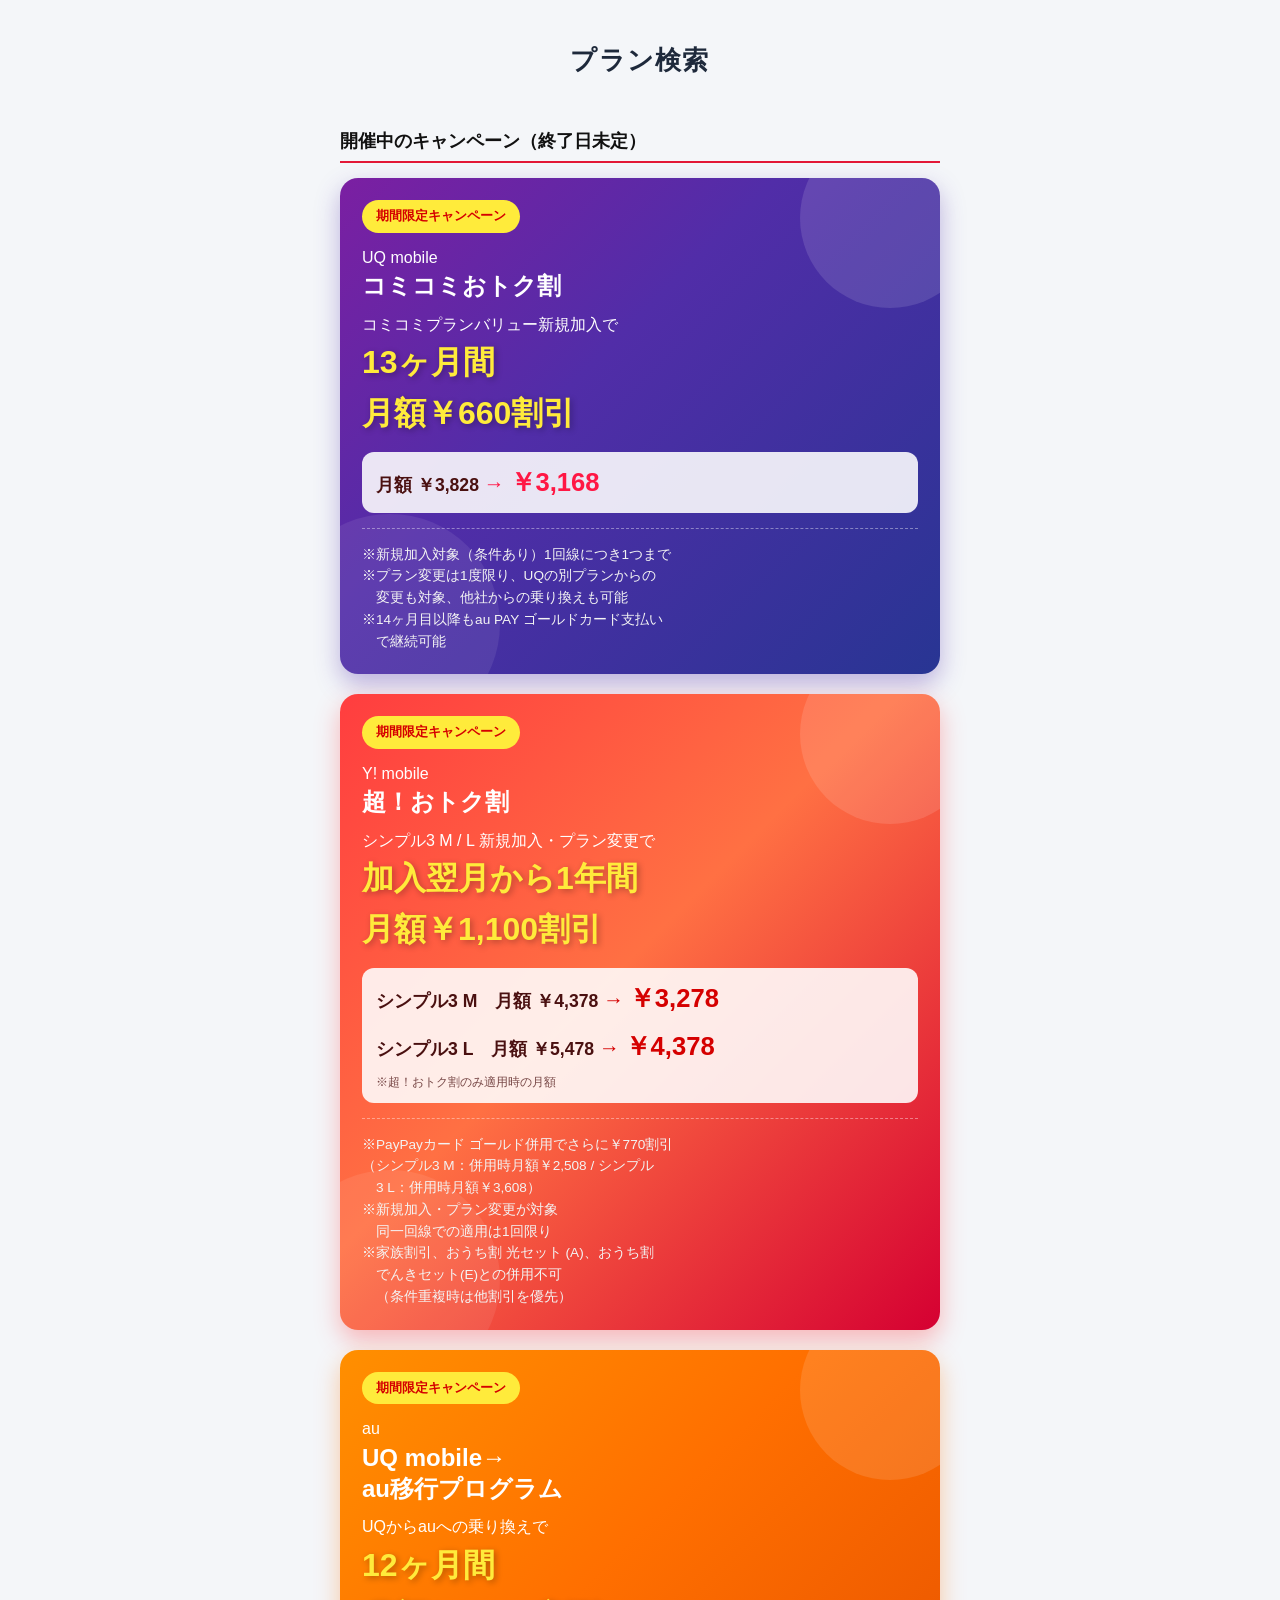
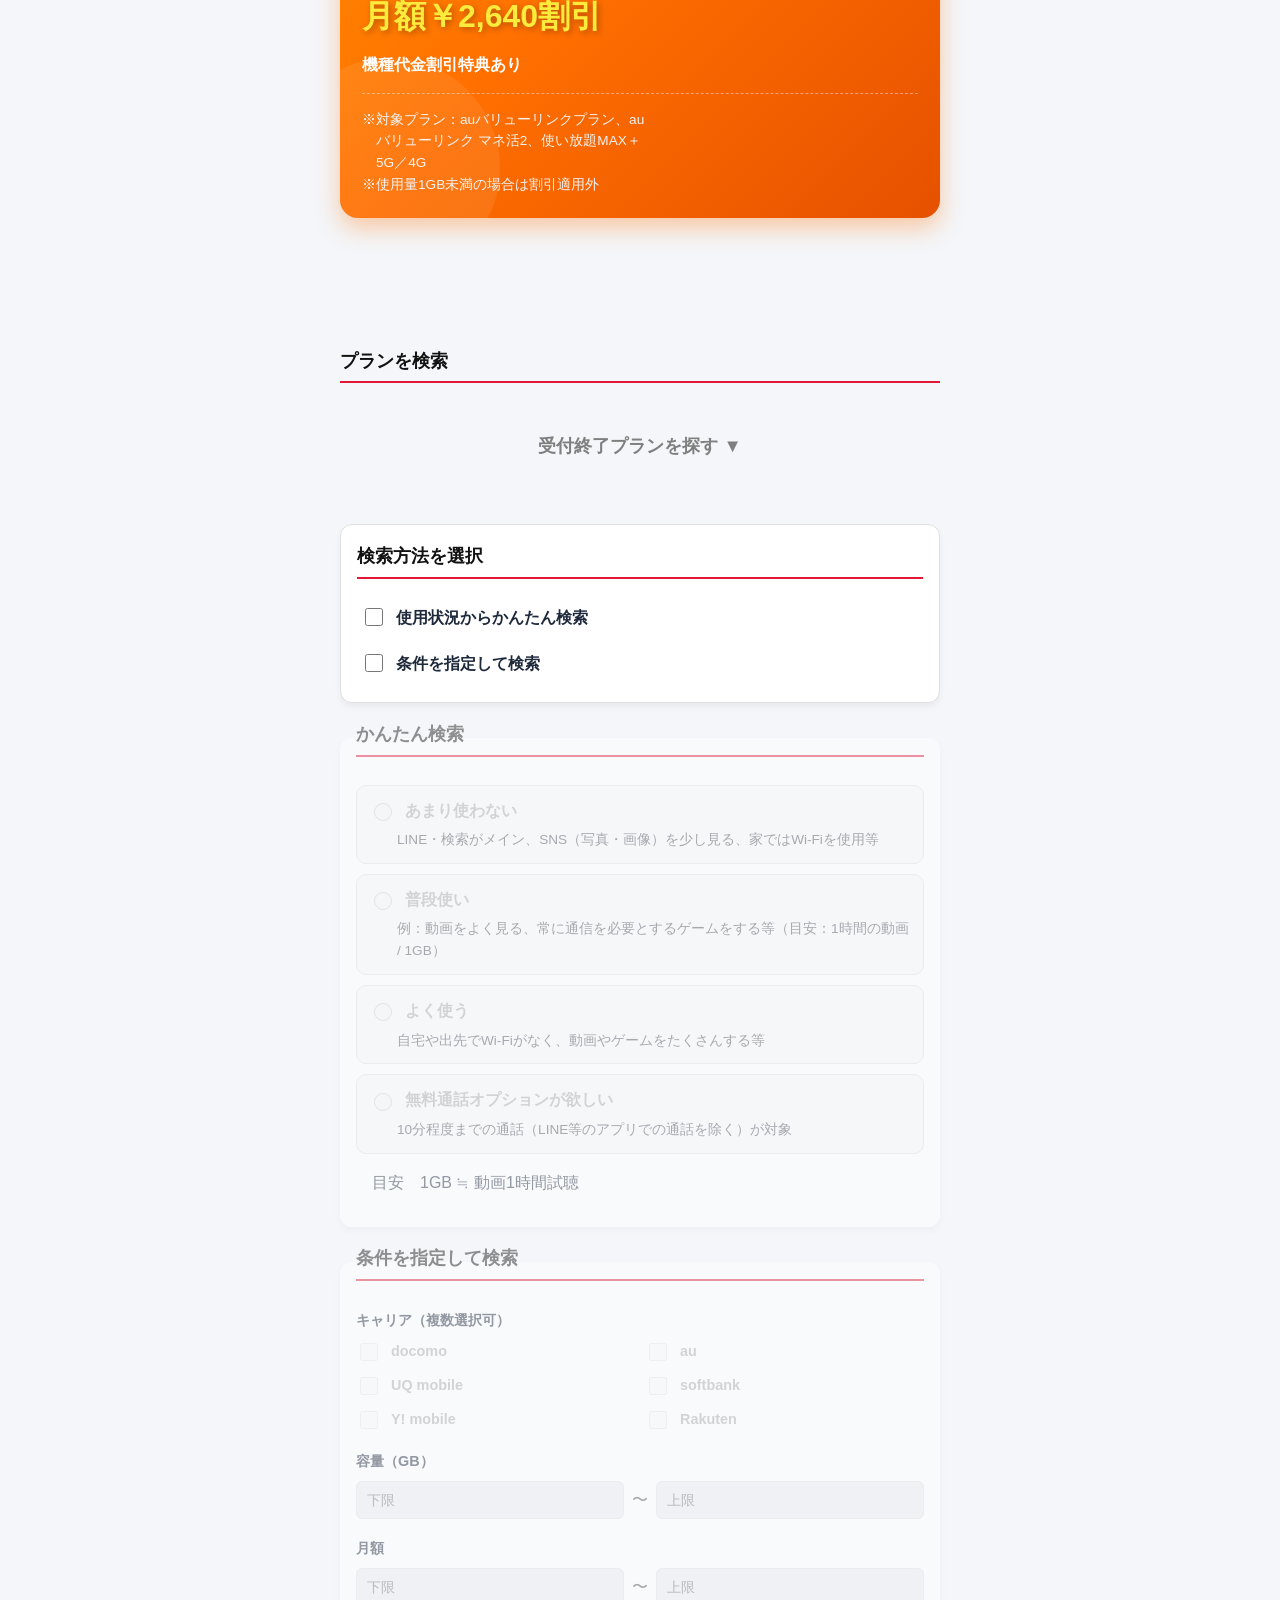
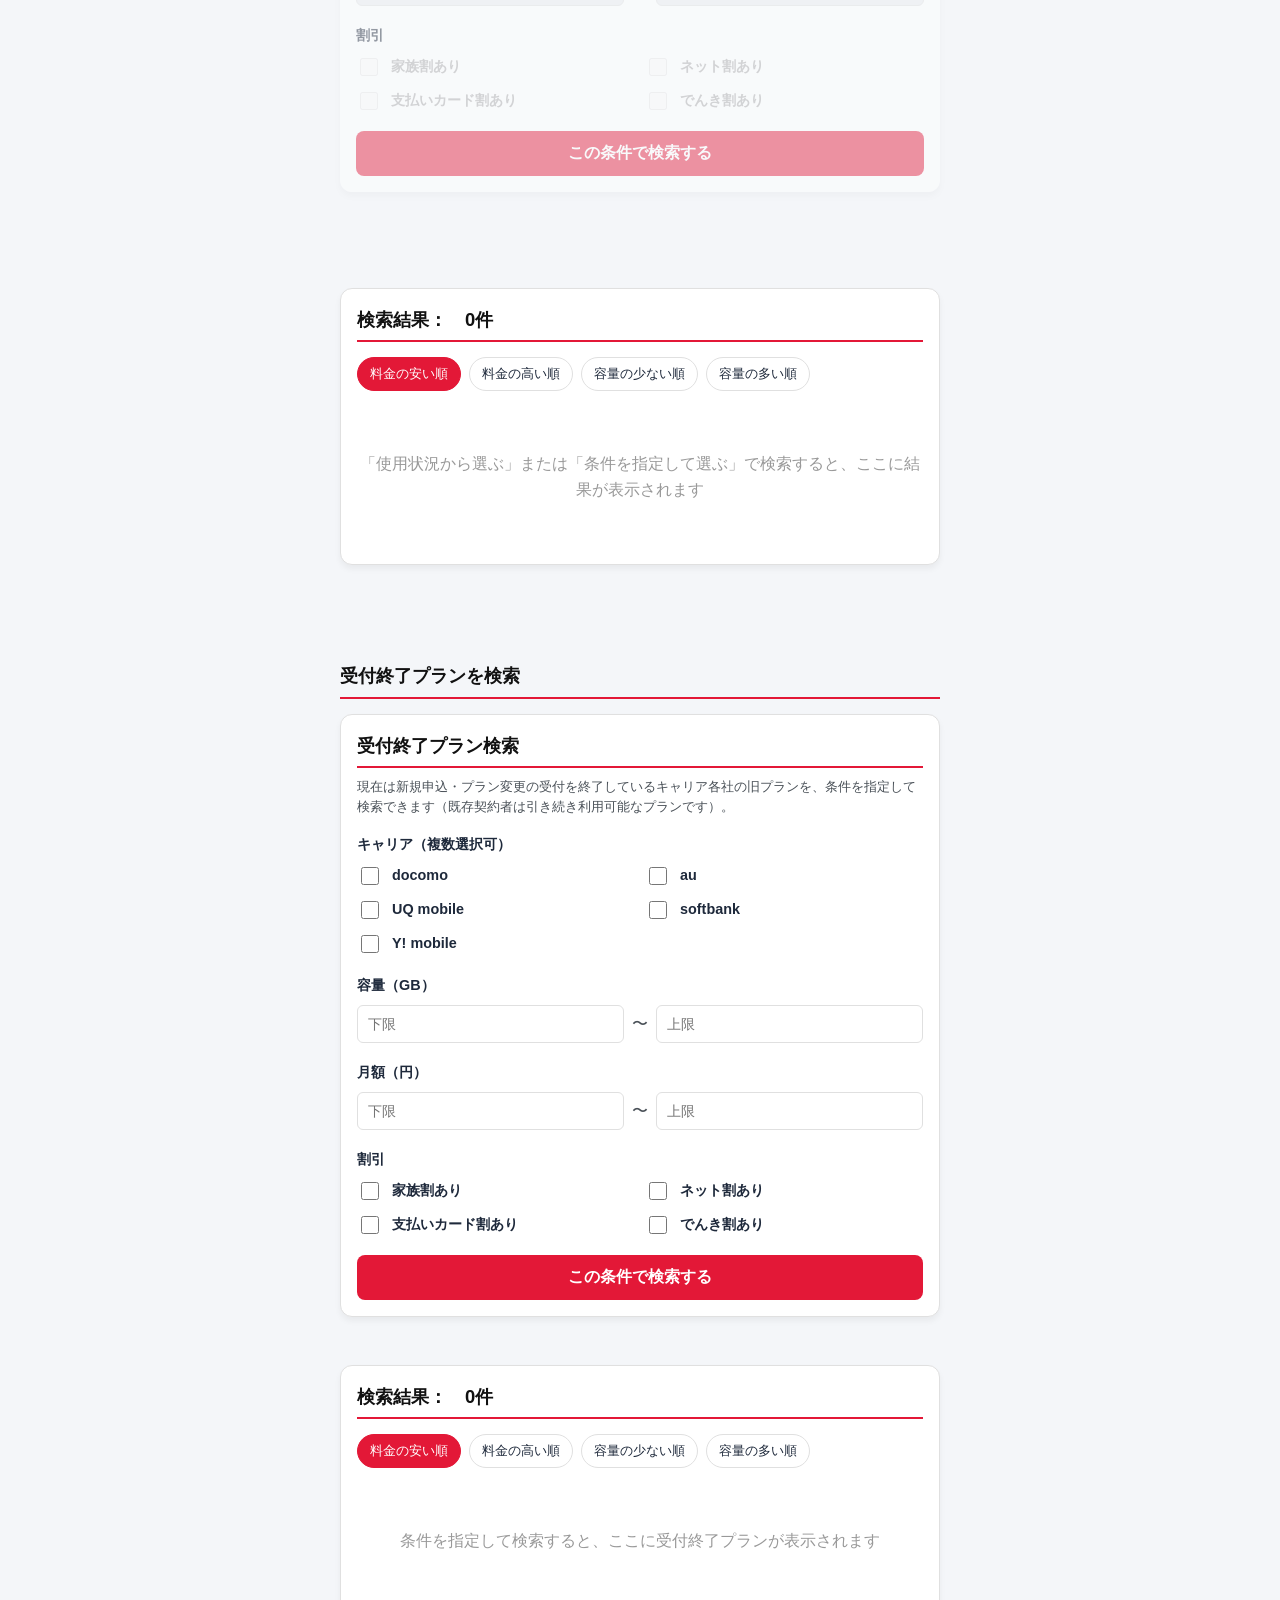
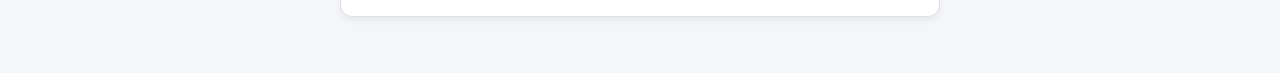
<file: search.html>
<!DOCTYPE html>
<html lang="ja">

<head>
  <meta charset="UTF-8">
  <meta name="viewport" content="width=device-width, initial-scale=1.0">
  <title>プランかんたん検索</title>
  <link rel="stylesheet" href="style.css">
  <style>
    html,
    body {
      /* 🚫 上下に引っ張ったときのブラウザ固有のバウンス（跳ね返り）を抑えつつ、
            iframeとして埋め込まれた際に、下端/上端まで来たらスクロールを
            親ページ（外側）へきちんと引き継げるよう "auto"（既定値）にする。
            ※ "contain" や "none" だと、親ページへのスクロールの伝播（チェイン）が
               ブロックされてしまい、スクロールバーを直接ドラッグしないと
               動かせなくなってしまう */
      overscroll-behavior-y: auto;
    }

    body {
      padding: 20px 16px 40px;
    }

    /* モード選択チェックボックス */
    .mode-toggle {
      padding: 10px 4px;
      font-size: 1.02rem;
      font-weight: 700;
    }

    /* 使用状況／条件指定 fieldset */
    fieldset.mode-fieldset {
      border: none;
      padding: 16px;
      margin: 0 0 16px 0;
    }

    fieldset.mode-fieldset:disabled {
      opacity: 0.45;
    }

    fieldset.mode-fieldset legend {
      padding: 0;
      font-size: 1.15rem;
      font-weight: 700;
      color: #111;
      margin-bottom: 12px;
      border-bottom: 2px solid var(--primary-color);
      padding-bottom: 6px;
      width: 100%;
    }

    .usage-option {
      border: 1px solid var(--border-color);
      border-radius: 10px;
      padding: 12px;
      margin-bottom: 10px;
      background-color: #f8f9fa;
    }

    .usage-radio-label {
      display: flex;
      align-items: center;
      gap: 10px;
      cursor: pointer;
    }

    .usage-radio-label input[type="radio"] {
      width: 18px;
      height: 18px;
      flex-shrink: 0;
      accent-color: var(--primary-color);
    }
/* ===== その他キャンペーン ===== */
.campaign-box{
  position: relative;
  overflow: hidden;
  border-radius:18px;
  padding:22px;
  margin-bottom:20px;
  color:#fff;
  background:linear-gradient(135deg,#7b1fa2 0%,#512da8 40%,#283593 100%);
  box-shadow:0 10px 25px rgba(81,45,168,.35);
}

.campaign-box::before{
  content:"";
  position:absolute;
  top:-50px;
  right:-40px;
  width:180px;
  height:180px;
  background:rgba(255,255,255,.12);
  border-radius:50%;
}

.campaign-box::after{
  content:"";
  position:absolute;
  bottom:-60px;
  left:-60px;
  width:220px;
  height:220px;
  background:rgba(255,255,255,.08);
  border-radius:50%;
}

.campaign-badge{
  display:inline-block;
  background:#ffeb3b;
  color:#d50000;
  font-weight:bold;
  padding:6px 14px;
  border-radius:999px;
  font-size:.8rem;
  margin-bottom:12px;
}

.campaign-title{
  font-size:1.5rem;
  font-weight:800;
  line-height:1.3;
  margin-bottom:10px;
}

.campaign-price{
  font-size:2rem;
  font-weight:900;
  color:#ffeb3b;
  text-shadow:2px 2px 6px rgba(0,0,0,.3);
}

.campaign-note{
  margin-top:15px;
  padding-top:15px;
  border-top:1px dashed rgba(255,255,255,.4);
  font-size:.85rem;
  color:#f3f3f3;
}

.campaign-box.cb-ymobile{
  background:linear-gradient(135deg,#ff3d3f 0%,#ff7043 45%,#d50032 100%);
  box-shadow:0 10px 25px rgba(255,61,63,.35);
}

.campaign-box.cb-au{
  background:linear-gradient(135deg,#ff8f00 0%,#ff6f00 45%,#e65100 100%);
  box-shadow:0 10px 25px rgba(255,111,0,.35);
}

.campaign-price-panel{
  background:rgba(255,255,255,.88);
  border-radius:12px;
  padding:10px 14px;
  margin:12px 0;
  color:#4a1010;
}

    .usage-title {
      font-weight: 700;
      font-size: 1rem;
    }

    .usage-desc {
      margin: 6px 0 0 28px;
      font-size: 0.85rem;
      color: var(--text-sub);
    }

    .adv-field {
      margin-bottom: 18px;
    }

    .adv-field>label {
      display: block;
      margin-bottom: 8px;
    }

    .carrier-checkbox-group,
    .discount-checkbox-group {
      grid-template-columns: repeat(2, 1fr);
    }

    .range-input-row {
      display: flex;
      align-items: center;
      gap: 8px;
    }

    .range-input-row span {
      flex-shrink: 0;
      color: var(--text-sub);
    }

    .btn-search-run {
      width: 100%;
      padding: 12px;
      background-color: var(--primary-color);
      color: #fff;
      border: none;
      border-radius: 8px;
      font-size: 1rem;
      font-weight: 700;
      cursor: pointer;
    }

    /* 並び替えボタン */
    .sort-btn-row {
      display: flex;
      flex-wrap: wrap;
      gap: 8px;
      margin-bottom: 14px;
    }

    .sort-btn {
      padding: 7px 12px;
      border: 1px solid var(--border-color);
      background: #fff;
      border-radius: 999px;
      font-size: 0.82rem;
      cursor: pointer;
      color: var(--text-main);
    }

    .sort-btn.active {
      background: var(--primary-color);
      color: #fff;
      border-color: var(--primary-color);
    }

    /* 結果カード */
    .result-card-list {
      display: flex;
      flex-direction: column;
      gap: 12px;
    }

    .result-card {
      border: 1px solid var(--border-color);
      border-left-width: 6px;
      border-left-style: solid;
      border-radius: 10px;
      padding: 14px 16px;
      box-shadow: 0 2px 5px rgba(0, 0, 0, 0.05);
      transition: transform 0.15s ease, box-shadow 0.15s ease;
    }

    .result-card:hover {
      transform: translateY(-2px);
      box-shadow: 0 4px 10px rgba(0, 0, 0, 0.09);
    }

    .result-card-carrier {
      display: inline-block;
      font-size: 0.75rem;
      font-weight: 700;
      padding: 2px 10px;
      border-radius: 999px;
      margin-bottom: 6px;
      background: #fff;
      border: 1.5px solid;
    }

    .result-card-name {
      font-size: 1.05rem;
      font-weight: 700;
      color: #111;
    }

    .result-card-giga {
      font-size: 0.85rem;
      color: var(--text-sub);
      margin-top: 2px;
    }

    .result-card-price {
      margin-top: 8px;
      font-size: 1.3rem;
      font-weight: 800;
      color: #dc3545;
    }

    .result-card-price .unit {
      font-size: 0.75rem;
      font-weight: 400;
      color: var(--text-sub);
      margin-left: 2px;
    }

    .result-card-desc {
      margin-top: 8px;
      font-size: 0.82rem;
      color: var(--text-sub);
      line-height: 1.5;
    }

    .result-card-memo {
      margin-top: 8px;
      font-size: 0.82rem;
      font-weight: 400;
      color: var(--text-sub);
      padding-top: 8px;
      border-top: 1px dashed var(--border-color);
    }

    .result-card-tax-excl {
      font-size: 0.75rem;
      color: var(--text-sub);
      margin-top: 2px;
    }

    /* 割引選択（age.htmlと同じ「割引を利用する」マスターチェック＋個別割引の方式） */
    .result-card-discounts {
      margin-top: 10px;
      padding-top: 8px;
      border-top: 1px dashed var(--border-color);
    }

    .discount-master-label {
      font-weight: 700;
      margin-bottom: 10px;
    }

    .discount-options {
      padding-left: 1em;
    }

    .discount-options .checkbox-label:has(input:disabled) {
      opacity: 0.5;
    }

    .discount-amount {
      color: #c62828;
      font-weight: 700;
    }

    .tax-excl-inline {
      font-size: 0.72rem;
      color: var(--text-sub);
    }

    /* 割引合計・最終金額 */
    .discount-total-row {
      margin-top: 10px;
      font-size: 0.85rem;
      font-weight: 700;
      text-align: right;
      color: #c62828;
    }

    .discount-total-tax-excl {
      font-size: 0.72rem;
      font-weight: 400;
      color: var(--text-sub);
      margin-left: 4px;
    }

    .final-total-row {
      margin-top: 6px;
      padding-top: 8px;
      border-top: 1px solid var(--border-color);
      text-align: right;
    }

    .final-before-wrap {
      display: block;
      font-size: 0.85rem;
      font-weight: 700;
    }

    .final-before-incl {
      color: #1565c0;
      font-size: 1.2rem;
      font-weight: 800;
    }

    .final-before-excl {
      font-size: 0.72rem;
      font-weight: 400;
      color: var(--text-sub);
      margin-left: 4px;
    }

    .final-after-wrap {
      display: block;
      margin-top: 3px;
      font-size: 0.85rem;
      font-weight: 700;
    }

    .final-after-incl {
      color: var(--primary-color);
      font-size: 1.2rem;
      font-weight: 800;
    }

    .final-after-excl {
      font-size: 0.72rem;
      font-weight: 400;
      color: var(--text-sub);
      margin-left: 4px;
    }

    .result-header-title {
      justify-content: flex-start;
    }

    .result-empty {
      text-align: center;
      color: #999;
      padding: 30px 0;
    }

    @media (max-width: 380px) {

      .carrier-checkbox-group,
      .discount-checkbox-group {
        grid-template-columns: 1fr;
      }
    }

    /* 受付終了プランへのジャンプリンク */
    .jump-link-row{
    margin:32px 0 48px;
    text-align:center;
}

.jump-link-row a{

    display:flex;
    width:100%;
    align-items:center;
    justify-content:center;
    gap:10px;

    padding:16px 32px;

    border-radius:0;

    font-size:1.15rem;
    font-weight:800;

    color:#7f7f7f;
    text-decoration:none;
}

.jump-link-row a span{

font-size:1.3rem;

}

    /* 受付終了プランセクション */
    #closed-plan-section {
      scroll-margin-top: 12px;
    }

    /* 受付終了プランの検索結果（見出しの上の空白を通常の3倍に、ジャンプ時は少し余白を残す） */
    #closed-result-area {
      margin-top: 48px;
      scroll-margin-top: 20px;
    }

    /* プランを検索の検索結果（見出しの上の空白を受付終了プラン側の2倍に、ジャンプ時は少し余白を残す） */
    #result-area {
      margin-top: 96px;
      scroll-margin-top: 20px;
    }

    .closed-plan-intro {
      font-size: 0.82rem;
      color: var(--text-sub);
      margin: -6px 0 16px;
      line-height: 1.5;
    }

    .closed-badge {
      display: inline-block;
      font-size: 0.7rem;
      font-weight: 700;
      padding: 2px 8px;
      border-radius: 999px;
      margin-left: 6px;
      background: #eeeeee;
      color: #777777;
      vertical-align: middle;
    }
  </style>
</head>

<body>

  <div class="container">
    <h1 class="veil-outer-title">プラン検索</h1>

    <h2 style="margin-top:45px;">開催中のキャンペーン（終了日未定）</h2>

<div class="campaign-box">

  <div class="campaign-badge">
    期間限定キャンペーン
  </div>

  <div style="font-size:1rem;">
    UQ mobile
  </div>

  <div class="campaign-title">
    コミコミおトク割
  </div>

  <div>
    コミコミプランバリュー新規加入で
  </div>

  <div class="campaign-price">
    13ヶ月間<br>月額￥660割引
  </div>

  <div class="campaign-price-panel">
  <div style="font-size:1.1rem;font-weight:bold;">
  月額
  <span>￥3,828</span>
  <span style="color:#ff1744;font-size:1.3rem;font-weight:900;">→</span>
  <span style="color:#ff1744;font-size:1.6rem;font-weight:900;">
    ￥3,168
  </span>
</div>
  </div>

  <div class="campaign-note">
    ※新規加入対象（条件あり）1回線につき1つまで<br>
    ※プラン変更は1度限り、UQの別プランからの<br>
    　変更も対象、他社からの乗り換えも可能<br>
    ※14ヶ月目以降もau PAY ゴールドカード支払い<br>
    　で継続可能
  </div>

</div>

<div class="campaign-box cb-ymobile">

  <div class="campaign-badge">
    期間限定キャンペーン
  </div>

  <div style="font-size:1rem;">
    Y! mobile
  </div>

  <div class="campaign-title">
    超！おトク割
  </div>

  <div>
    シンプル3 M / L 新規加入・プラン変更で
  </div>

  <div class="campaign-price">
    加入翌月から1年間<br>月額￥1,100割引
  </div>

  <div class="campaign-price-panel">
  <div style="font-size:1.1rem;font-weight:bold;">
  シンプル3 M　月額
  <span>￥4,378</span>
  <span style="color:#d50000;font-size:1.3rem;font-weight:900;">→</span>
  <span style="color:#d50000;font-size:1.6rem;font-weight:900;">
    ￥3,278
  </span>
</div>

  <div style="font-size:1.1rem;font-weight:bold;margin-top:8px;">
  シンプル3 L　月額
  <span>￥5,478</span>
  <span style="color:#d50000;font-size:1.3rem;font-weight:900;">→</span>
  <span style="color:#d50000;font-size:1.6rem;font-weight:900;">
    ￥4,378
  </span>
</div>
  <div style="font-size:.75rem;color:#4a1010;opacity:.75;margin-top:6px;">
    ※超！おトク割のみ適用時の月額
  </div>
  </div>

  <div class="campaign-note">
    ※PayPayカード ゴールド併用でさらに￥770割引<br>
    （シンプル3 M：併用時月額￥2,508 / シンプル<br>
    　3 L：併用時月額￥3,608）<br>
    ※新規加入・プラン変更が対象<br>
    　同一回線での適用は1回限り<br>
    ※家族割引、おうち割 光セット (A)、おうち割<br>
    　でんきセット(E)との併用不可<br>
    　（条件重複時は他割引を優先）
  </div>

</div>

<div class="campaign-box cb-au">

  <div class="campaign-badge">
    期間限定キャンペーン
  </div>

  <div style="font-size:1rem;">
    au
  </div>

  <div class="campaign-title">
    UQ mobile→<br>au移行プログラム
  </div>

  <div>
    UQからauへの乗り換えで
  </div>

  <div class="campaign-price">
    12ヶ月間<br>月額￥2,640割引
  </div>

  <div style="margin-top:10px;font-size:1rem;font-weight:700;">
    機種代金割引特典あり
  </div>

  <div class="campaign-note">
    ※対象プラン：auバリューリンクプラン、au<br>
    　バリューリンク マネ活2、使い放題MAX＋<br>　5G／4G<br>
    ※使用量1GB未満の場合は割引適用外
  </div>

</div>

    <h2 style="margin-top:128px;">プランを検索</h2>

    <div class="jump-link-row">
      <a href="#closed-plan-section" onclick="document.getElementById('closed-plan-section').scrollIntoView({behavior:'smooth'}); return false;">受付終了プランを探す ▼</a>
    </div>

    <!-- ===================== 検索 ===================== -->
    <section id="search-area">

      <div class="card">
        <h2>検索方法を選択</h2>
        <label class="checkbox-label mode-toggle">
          <input type="checkbox" id="mode-usage" onchange="onModeToggle('usage')">
          <span>使用状況からかんたん検索</span>
        </label>
        <label class="checkbox-label mode-toggle">
          <input type="checkbox" id="mode-advanced" onchange="onModeToggle('advanced')">
          <span>条件を指定して検索</span>
        </label>
      </div>

      <fieldset id="fieldset-usage" class="card mode-fieldset" disabled>
        <legend>かんたん検索</legend>

        <div class="usage-option">
          <label class="usage-radio-label">
            <input type="radio" name="usage-preset" value="3" onchange="runUsageSearch('3')">
            <span class="usage-title">あまり使わない</span>
          </label>
          <p class="usage-desc">LINE・検索がメイン、SNS（写真・画像）を少し見る、家ではWi-Fiを使用等</p>
        </div>

        <div class="usage-option">
          <label class="usage-radio-label">
            <input type="radio" name="usage-preset" value="35" onchange="runUsageSearch('35')">
            <span class="usage-title">普段使い</span>
          </label>
          <p class="usage-desc">例：動画をよく見る、常に通信を必要とするゲームをする等（目安：1時間の動画 / 1GB）</p>
        </div>

        <div class="usage-option">
          <label class="usage-radio-label">
            <input type="radio" name="usage-preset" value="35plus" onchange="runUsageSearch('35plus')">
            <span class="usage-title">よく使う</span>
          </label>
          <p class="usage-desc">自宅や出先でWi-Fiがなく、動画やゲームをたくさんする等</p>
        </div>

        <div class="usage-option">
          <label class="usage-radio-label">
            <input type="radio" name="usage-preset" value="freecall" onchange="runUsageSearch('freecall')">
            <span class="usage-title">無料通話オプションが欲しい</span>
          </label>
          <p class="usage-desc">10分程度までの通話（LINE等のアプリでの通話を除く）が対象</p>
        </div>
        <p>　目安　1GB ≒ 動画1時間試聴</p>
      </fieldset>

      <fieldset id="fieldset-advanced" class="card mode-fieldset" disabled>
        <legend>条件を指定して検索</legend>

        <div class="adv-field">
          <label>キャリア（複数選択可）</label>
          <div class="checkbox-group carrier-checkbox-group">
            <label class="checkbox-label"><input type="checkbox" class="carrier-cb" value="docomo"><span>docomo</span></label>
            <label class="checkbox-label"><input type="checkbox" class="carrier-cb" value="au"><span>au</span></label>
            <label class="checkbox-label"><input type="checkbox" class="carrier-cb" value="UQ"><span>UQ mobile</span></label>
            <label class="checkbox-label"><input type="checkbox" class="carrier-cb" value="softbank"><span>softbank</span></label>
            <label class="checkbox-label"><input type="checkbox" class="carrier-cb" value="Ymobile"><span>Y! mobile</span></label>
            <label class="checkbox-label"><input type="checkbox" class="carrier-cb" value="Rakuten"><span>Rakuten</span></label>
          </div>
        </div>

        <div class="adv-field">
          <label>容量（GB）</label>
          <div class="range-input-row">
            <input type="number" id="adv-gb-min" min="0" placeholder="下限">
            <span>〜</span>
            <input type="number" id="adv-gb-max" min="0" placeholder="上限">
          </div>
        </div>

        <div class="adv-field">
          <label>月額</label>
          <div class="range-input-row">
            <input type="number" id="adv-price-min" min="0" placeholder="下限">
            <span>〜</span>
            <input type="number" id="adv-price-max" min="0" placeholder="上限">
          </div>
        </div>

        <div class="adv-field">
          <label>割引</label>
          <div class="checkbox-group discount-checkbox-group">
            <label class="checkbox-label"><input type="checkbox" class="discount-cb" value="family"><span>家族割あり</span></label>
            <label class="checkbox-label"><input type="checkbox" class="discount-cb" value="net"><span>ネット割あり</span></label>
            <label class="checkbox-label"><input type="checkbox" class="discount-cb" value="card"><span>支払いカード割あり</span></label>
            <label class="checkbox-label"><input type="checkbox" class="discount-cb" value="ele"><span>でんき割あり</span></label>
          </div>
        </div>

        <button type="button" class="btn-search-run" onclick="runAdvancedSearch()">この条件で検索する</button>
      </fieldset>
    </section>

    <!-- ===================== 検索結果 ===================== -->
    <section id="result-area">
      <div class="card">
        <h2 class="result-header-title">検索結果：　<span id="result-count">0</span>件</h2>
        <div class="sort-btn-row">
          <button type="button" class="sort-btn active" data-sort="price-asc" onclick="changeSort('price-asc')">料金の安い順</button>
          <button type="button" class="sort-btn" data-sort="price-desc" onclick="changeSort('price-desc')">料金の高い順</button>
          <button type="button" class="sort-btn" data-sort="gb-asc" onclick="changeSort('gb-asc')">容量の少ない順</button>
          <button type="button" class="sort-btn" data-sort="gb-desc" onclick="changeSort('gb-desc')">容量の多い順</button>
        </div>
        <div id="result-list" class="result-card-list"></div>
      </div>
    </section>

    <h2 style="margin-top:96px;">受付終了プランを検索</h2>

    <!-- ===================== 受付終了プラン検索 ===================== -->
    <section id="closed-plan-section">
      <div class="card">
        <h2>受付終了プラン検索</h2>
        <p class="closed-plan-intro">現在は新規申込・プラン変更の受付を終了しているキャリア各社の旧プランを、条件を指定して検索できます（既存契約者は引き続き利用可能なプランです）。</p>

        <div class="adv-field">
          <label>キャリア（複数選択可）</label>
          <div class="checkbox-group carrier-checkbox-group">
            <label class="checkbox-label"><input type="checkbox" class="closed-carrier-cb" value="docomo"><span>docomo</span></label>
            <label class="checkbox-label"><input type="checkbox" class="closed-carrier-cb" value="au"><span>au</span></label>
            <label class="checkbox-label"><input type="checkbox" class="closed-carrier-cb" value="UQ"><span>UQ mobile</span></label>
            <label class="checkbox-label"><input type="checkbox" class="closed-carrier-cb" value="softbank"><span>softbank</span></label>
            <label class="checkbox-label"><input type="checkbox" class="closed-carrier-cb" value="Ymobile"><span>Y! mobile</span></label>
          </div>
        </div>

        <div class="adv-field">
          <label>容量（GB）</label>
          <div class="range-input-row">
            <input type="number" id="closed-gb-min" min="0" placeholder="下限">
            <span>〜</span>
            <input type="number" id="closed-gb-max" min="0" placeholder="上限">
          </div>
        </div>

        <div class="adv-field">
          <label>月額（円）</label>
          <div class="range-input-row">
            <input type="number" id="closed-price-min" min="0" placeholder="下限">
            <span>〜</span>
            <input type="number" id="closed-price-max" min="0" placeholder="上限">
          </div>
        </div>

        <div class="adv-field">
          <label>割引</label>
          <div class="checkbox-group discount-checkbox-group">
            <label class="checkbox-label"><input type="checkbox" class="closed-discount-cb" value="family"><span>家族割あり</span></label>
            <label class="checkbox-label"><input type="checkbox" class="closed-discount-cb" value="net"><span>ネット割あり</span></label>
            <label class="checkbox-label"><input type="checkbox" class="closed-discount-cb" value="card"><span>支払いカード割あり</span></label>
            <label class="checkbox-label"><input type="checkbox" class="closed-discount-cb" value="ele"><span>でんき割あり</span></label>
          </div>
        </div>

        <button type="button" class="btn-search-run" onclick="runClosedSearch()">この条件で検索する</button>
      </div>

      <div class="card" id="closed-result-area">
        <h2 class="result-header-title">検索結果：　<span id="closed-result-count">0</span>件</h2>
        <div class="sort-btn-row">
          <button type="button" class="sort-btn active" data-sort="price-asc" onclick="changeClosedSort('price-asc')">料金の安い順</button>
          <button type="button" class="sort-btn" data-sort="price-desc" onclick="changeClosedSort('price-desc')">料金の高い順</button>
          <button type="button" class="sort-btn" data-sort="gb-asc" onclick="changeClosedSort('gb-asc')">容量の少ない順</button>
          <button type="button" class="sort-btn" data-sort="gb-desc" onclick="changeClosedSort('gb-desc')">容量の多い順</button>
        </div>
        <div id="closed-result-list" class="result-card-list"></div>
      </div>
    </section>

  </div>

  <script>
    // 📱 プランのマスターデータ（carrierdata.xlsx より確定値をハードコード）
    // discounts: family・card・long（長期利用割）は段階制の割引額を配列で保持（[]=対象外、要素1つ=単一額、2つ=2段階選択）
    //            net・ele は単一額または対象外(null)
    const planData = {
      docomo: [
        { name: "ドコモMAX", discounts: { family: [550, 1210], card: [220, 550], net: 1210, ele: 110, long: [110, 220] },
          desc: "Lemino, dアニメストア, DAZN, NBA・docomoのうちいずれか2つまで見放題（毎月切り替え可能）<br>使用量に応じて料金が変動",
          strages: [{ giga: "~1GB", price: 5698, type: "A" }, { giga: "1~3GB", price: 6798, type: "A" }, { giga: "3GB~", price: 8004, type: "C" }] },
        { name: "ポイ活MAX", discounts: { family: [550, 1210], card: [220, 550], net: 1210, ele: 110, long: [110, 220] },
          desc: "dポイント最大5,000ptで実質値引き<br>ドコモMAX同様4種類のうち2つの動画配信サイトが見放題",
          strages: [{ giga: "無制限", price: 11748, type: "C" }] },
        { name: "ポイ活20", discounts: { family: [550, 1210], card: [220, 550], net: 1210, ele: 110, long: [] },
          desc: "dポイント最大2,500ptで実質値引きポイ活を始めてみたい人向け<br>使用量20GBを境に料金が変動",
          strages: [{ giga: "~20GB", price: 7898, type: "B" }, { giga: "20GB~", price: 9750, type: "C" }] },
        { name: "ドコモmini", discounts: { family: [], card: [220, 550], net: 1210, ele: 110, long: [] },
          desc: "4GBと10GBの2種類の小容量の定額プラン<br>キャリアメールは別途契約が必要なことに注意",
          strages: [{ giga: "4GB", price: 2750, type: "A" }, { giga: "10GB", price: 3850, type: "A" }] },
        { name: "ahamo", discounts: { family: [], card: [], net: null, ele: null, long: [] },
          strages: [
            { giga: "30GB", price: 2970, type: "B", memo: "ahamo大盛りで110GBに ￥1,980",
              desc: "割引無しの高コスパ最強プラン<br>5分間かけ放題付きであらゆる人が使いやすいプラン" },
            { giga: "110GB", price: 4950, type: "C", memo: "ahamo大盛り適用（+80GB ￥1,980）",
              desc: "30GBプランに「ahamo大盛り」オプション（+80GB ￥1,980）を適用した大容量プラン<br>5分間かけ放題付きでたくさん使いたい人におすすめ<br>契約と同時のみドコモメールの持ち運びオプション加入可能" },
          ] },
        { name: "ドコモmini2（2026年12月1日から）", discounts: { family: [550], card: [220, 550], net: 1210, ele: 110, long: [] },
          desc: "※2026年12月1日から提供開始<br>6GBと12GBの2段階の小容量プラン<br>みんなドコモ割（2回線以上で￥550）の対象に追加<br>データ量超過後は当月末まで最大128kbps",
          strages: [{ giga: "~6GB", price: 3278, type: "A" }, { giga: "6~12GB", price: 4598, type: "A" }] },
        { name: "ahamo（2026年12月1日から）", discounts: { family: [], card: [], net: null, ele: null, long: [] },
          desc: "※2026年12月1日から新料金<br>大盛りオプションが廃止され、40GB・60GB・120GBの3段階制に<br>上限設定オプションで利用上限を40GB・60GBに設定可能<br>5分間かけ放題付き",
          strages: [{ giga: "~40GB", price: 3135, type: "B" }, { giga: "40~60GB", price: 4125, type: "C" }, { giga: "60~120GB", price: 5115, type: "C" }] },
      ],
      au: [
        { name: "バリューリンクプラン", discounts: { family: [660, 1210], card: [220], net: 1100, ele: null, long: [] },
          desc: "無制限プランの基本サービスにPontaパスと地震サポートが加わったプラン<br>使用量に応じて料金が変動",
          strages: [{ giga: "~1GB", price: 6358, type: "A" }, { giga: "1GB~", price: 8008, type: "C" }] },
        { name: "バリューリンク マネ活2", discounts: { family: [], card: [], net: 1100, ele: null, long: [] },
          desc: "auスマートバリュー、au PAYとauじぶん銀行利用で最大￥5,800分の実質値引き<br>Pontaパスと地震サポートも付帯",
          strages: [{ giga: "無制限", price: 9328, type: "C" }] },
        { name: "使い放題MAX+", discounts: { family: [660, 1210], card: [220], net: 1100, ele: null, long: [] },
          desc: "シンプルな無制限プラン<br>1GBを境に料金が変動",
          strages: [{ giga: "~1GB", price: 6138, type: "A" }, { giga: "1GB~", price: 7788, type: "C" }] },
        { name: "使い放題MAX+ マネ活2", discounts: { family: [], card: [], net: 1100, ele: null, long: [] },
          desc: "使い放題MAX+にマネ活が加わったプラン<br>auスマートバリュー、au PAYとauじぶん銀行利用で最大￥5,800分の実質値引き",
          strages: [{ giga: "無制限", price: 9108, type: "C" }] },
        { name: "スマホミニプラン+", discounts: { family: [660, 1210], card: [220], net: 550, ele: null, long: [] },
          desc: "最大5GBの小容量プラン<br>それぞれ1GBと3GBで料金が変動",
          strages: [{ giga: "~1GB", price: 4928, type: "A" }, { giga: "1~3GB", price: 6578, type: "A" }, { giga: "3~5GB", price: 8228, type: "A" }] },
      ],
      UQ: [
        { name: "コミコミプランバリュー", discounts: { family: [], card: [], net: null, ele: null, long: [] },
          desc: "35GBの定額プランで10分かけ放題付き<br>Pontaパスとau Starlink Directが追加料金無しで利用可能<br>データの繰り越し可能",
          strages: [{ giga: "35GB", price: 3828, type: "B" }] },
        { name: "コミコミプランバリュー（コミコミおトク割 適用時）", discounts: { family: [], card: [], net: null, ele: null, long: [] },
          desc: "新規加入から13ヶ月間、月額￥660割引が適用される期間限定キャンペーン価格<br>14ヶ月目以降はau PAY ゴールドカード支払いで継続、それ以外は通常料金（￥3,828）に戻る<br>データの繰り越し可能",
          strages: [{ giga: "35GB", price: 3168, type: "B" }] },
        { name: "コミコミプランバリュー（増量オプションⅡ 適用）", discounts: { family: [], card: [], net: null, ele: null, long: [] },
          desc: "増量オプションⅡ（+5GB / 月額+￥550）適用後の容量・料金<br>増量後もデータの繰り越し可能",
          strages: [{ giga: "40GB", price: 4378, type: "B" }] },
        { name: "コミコミプランバリュー（増量オプションⅡ + コミコミおトク割 適用時）", discounts: { family: [], card: [], net: null, ele: null, long: [] },
          desc: "増量オプションⅡ（+5GB / 月額+￥550）適用後、新規加入から13ヶ月間、月額￥660割引が適用される期間限定キャンペーン価格（通常月額￥4,378→￥3,718）<br>14ヶ月目以降はau PAY ゴールドカード支払いで継続、それ以外は増量オプションⅡ適用後の月額料金（￥4,378）に戻る",
          strages: [{ giga: "40GB", price: 3718, type: "B" }] },
        { name: "トクトクプラン2", discounts: { family: [550], card: [220], net: 1100, ele: null, long: [] },
          desc: "5GBを境に料金が変動<br>金額は異なるが自宅セット割か家族セット割の割引を選択可能で、より広い範囲で割引適用が可能<br>データの繰り越し可能",
          strages: [{ giga: "~5GB", price: 2948, type: "A" }, { giga: "5~30GB", price: 4048, type: "B" }] },
        { name: "トクトクプラン2（増量オプションⅡ 適用）", discounts: { family: [550], card: [220], net: 1100, ele: null, long: [] },
          desc: "増量オプションⅡ（+5GB / 月額+￥550）適用後の容量・料金<br>増量後もデータの繰り越し可能",
          strages: [{ giga: "5~35GB", price: 4598, type: "B" }] },
      ],
      softbank: [
        { name: "ペイトク2", discounts: { family: [660, 1210], card: [330, 550], net: 1100, ele: null, long: [] },
          desc: "PayPayカード ゴールド所持でさらにお得<br>還元率10%に増加で月上限￥4,000相当",
          strages: [{ giga: "無制限", price: 10538, type: "C" }] },
        { name: "テイガク無制限", discounts: { family: [660, 1210], card: [330, 550], net: 1100, ele: null, long: [] },
          desc: "シンプルな無制限プラン",
          strages: [{ giga: "無制限", price: 8008, type: "C" }] },
        { name: "ミニフィット2", discounts: { family: [220, 550], card: [330, 550], net: 1100, ele: null, long: [] },
          desc: "2GBを境に月額料金が変動する5GBまでの小容量プラン<br>新みんな家族割の割引額が他プランよりも小さいので注意",
          strages: [{ giga: "~2GB", price: 5258, type: "A" }, { giga: "2~5GB", price: 6358, type: "A" }] },
      ],
      Ymobile: [
        { name: "シンプル3 S", discounts: { family: [1100], card: [330, 550], net: 1650, ele: null, long: [] },
          desc: "小容量プランで各種割引の重複が可能で、PayPayカードはゴールドならさらに割引<br>でんきセットは対象外で家族割引は2回線目以降から適用可能<br>データの繰り越し可能",
          strages: [{ giga: "5GB", price: 3278, type: "A" }, { giga: "7GB", price: 3828, type: "A" }] },
        { name: "シンプル3 M", discounts: { family: [1100], card: [330, 550], net: 1650, ele: 1100, long: [] },
          desc: "中容量プランで各種割引の重複が可能で、PayPayカードはゴールドならさらに割引<br>家族割引は2回線目以降から適用なので注意<br>データの繰り越し可能",
          strages: [{ giga: "30GB", price: 4378, type: "B" }, { giga: "35GB", price: 4928, type: "B" }] },
        { name: "シンプル3 M（超！おトク割 適用時）", discounts: { family: [], card: [], net: null, ele: null, long: [] },
          desc: "加入翌月から1年間、月額割引￥1,100が適用される期間限定キャンペーン価格（通常月額￥4,378→￥3,278）<br>他の割引との併用不可で2年目以降は通常料金に戻る<br>データの繰り越し可能",
          strages: [{ giga: "30GB", price: 3278, type: "B" }] },
        { name: "シンプル3 M（データ増量オプション+超！おトク割 適用時）", discounts: { family: [], card: [], net: null, ele: null, long: [] },
          desc: "データ増量オプション（+5GB / 月額+￥550）適用後、加入翌月から1年間、月額割引￥1,100が適用される期間限定キャンペーン価格（通常月額￥4,928→￥3,828）<br>他の割引との併用不可で2年目以降はデータ増量オプションのみ適用の通常料金（￥4,928）に戻る<br>データの繰り越し可能",
          strages: [{ giga: "35GB", price: 3828, type: "B" }] },
        { name: "シンプル3 L", discounts: { family: [1100], card: [330, 550], net: 1650, ele: 1100, long: [] },
          desc: "10分国内かけ放題がついた中容量プランで各種割引重複可能<br>家族割引は2回線目以降から適用なので注意<br>データの繰り越し可能",
          strages: [{ giga: "35GB", price: 5478, type: "B" }, { giga: "40GB", price: 6028, type: "B" }] },
        { name: "シンプル3 L（超！おトク割 適用時）", discounts: { family: [], card: [], net: null, ele: null, long: [] },
          desc: "加入翌月から1年間、月額￥1,100割引が適用される期間限定キャンペーン価格（通常月額￥5,478→￥4,378）<br>他の割引との併用不可。2年目以降は通常料金に戻る<br>データの繰り越し可能",
          strages: [{ giga: "35GB", price: 4378, type: "B" }] },
        { name: "シンプル3 L（増量オプション+超！おトク割 適用時）", discounts: { family: [], card: [], net: null, ele: null, long: [] },
          desc: "データ増量オプション（+5GB / 月額+￥550）適用後、加入翌月から1年間、月額割引￥1,100が適用される期間限定キャンペーン価格（通常月額￥6,028→￥4,928）<br>他の割引との併用不可で2年目以降はデータ増量オプションのみ適用の通常料金（￥6,028）に戻る<br>データの繰り越し可能",
          strages: [{ giga: "40GB", price: 4928, type: "B" }] },
      ],
      Rakuten: [
        { name: "最強プラン", discounts: { family: [110], card: [], net: null, ele: null, long: [] },
          desc: "1種類のみの分かりやすいプランで、~3GB、~20GB、無制限のいずれでも全キャリア中最安<br>楽天市場のポイント還元率が+4倍上がる",
          strages: [{ giga: "~3GB", price: 1078, type: "A" }, { giga: "3~20GB", price: 2178, type: "B" }, { giga: "20GB~", price: 3278, type: "C" }] },
      ],
    };

    const carrierLabels = { docomo: "docomo", au: "au", UQ: "UQ mobile", softbank: "softbank", Ymobile: "Y! mobile", Rakuten: "Rakuten" };

    function buildPlanColor(carrier) {
      return {
      accent: carrierColor[carrier],
      bg: carrierBgColor[carrier],
      };
    }


    // キャリアごとの固定カラー（キャリアバッジの枠線・文字色に使用）
    const carrierColor = {
      docomo: "#ff0000",   // 赤
      au: "#f57c00",       // オレンジ
      UQ: "#7b1fa2",       // 紫
      softbank: "#9e9e9e", // 薄いグレー
      Ymobile: "#ff3d3f",  // オレンジ寄りの赤
      Rakuten: "#ff00a7",  // ピンク
    };
    const carrierBgColor = {
      docomo: "#fff2f1",
      au: "#fff3e6",
      UQ: "#f3e8fb",
      softbank: "#f5f5f5",
      Ymobile: "#fff6ef",
      Rakuten: "#ffe9ef",
    };

    const LARGE_GB_SENTINEL = 999999; // 無制限 / open-high側の代表最大値

    // giga文字列 → { min, max } のGB範囲にパースする
    function parseGiga(giga) {
      if (giga === "無制限") return { min: 0, max: LARGE_GB_SENTINEL };
      let m = giga.match(/^(\d+(?:\.\d+)?)~(\d+(?:\.\d+)?)GB$/);   // "N~MGB"
      if (m) return { min: Number(m[1]), max: Number(m[2]) };
      m = giga.match(/^(\d+(?:\.\d+)?)GB~$/);            // "NGB~"
      if (m) return { min: Number(m[1]), max: LARGE_GB_SENTINEL };
      m = giga.match(/^~(\d+(?:\.\d+)?)GB$/);            // "~NGB"
      if (m) return { min: 0, max: Number(m[1]) };
      m = giga.match(/^(\d+(?:\.\d+)?)GB$/);             // "NGB"
      if (m) return { min: Number(m[1]), max: Number(m[1]) };
      return { min: 0, max: 0 };
    }

    // 割引（family/card/longは配列、net/eleは単一額かnull）が実際に対象となっているかを判定する
    function discountAvailable(discounts, key) {
      const v = discounts[key];
      return Array.isArray(v) ? v.length > 0 : (v !== null && v !== undefined);
    }

    // 全プラン×全tierをフラットな検索結果エントリ配列に展開する
    function buildFlatEntries() {
      const entries = [];
      Object.keys(planData).forEach(carrier => {
        planData[carrier].forEach(plan => {
          const color = buildPlanColor(carrier);
          plan.strages.forEach(tier => {
            const range = parseGiga(tier.giga);
            entries.push({
              carrier,
              carrierLabel: carrierLabels[carrier],
              carrierColor: carrierColor[carrier],
              planName: plan.name,
              desc: tier.desc || plan.desc,
              giga: tier.giga,
              gigaMemo: tier.memo || null,
              gbMin: range.min,
              gbMax: range.max,
              price: tier.price,
              type: tier.type,
              discounts: tier.discounts || plan.discounts,
              color,
            });
          });
        });
      });
      return entries;
    }

    const allEntries = buildFlatEntries();

    let currentResults = [];
    let currentSortKey = 'price-asc';
    let hasSearched = false;

    // 💡 このページはindex.htmlのiframeに埋め込まれ、外側のページ全体が一体でスクロールする
    //    設計になっている（iframeの高さは親ページ側が500ms間隔のポーリングで追従）。
    //    検索結果を再描画して高さが変わった直後にscrollIntoViewすると、親ページ側の
    //    iframeの高さがまだ古いままの状態でスクロール量が計算され、後からポーリングが
    //    追いついてiframeの高さが更新された拍子にレイアウトがずれて画面が揺れ戻る
    //    ——という不安定な挙動になる。ポーリングを待たず、スクロール直前に親ページの
    //    リサイズ処理を同期的に呼び出して高さのズレを解消しておく。
    function syncIframeHeight() {
      try {
        if (window.parent && window.parent !== window &&
            typeof window.parent.resizeIframeToContent === 'function' && window.frameElement) {
          window.parent.resizeIframeToContent(window.frameElement);
        }
      } catch (e) {
        // 別オリジン埋め込み等で親にアクセスできない場合は何もしない
      }
    }

    // 指定した要素の上端が「検索結果」の一番上にぴったり来るようスクロールする
    // 💡 このiframe内から el.scrollIntoView() を呼ぶと、実際のスクロールコンテナである
    //    親ページの#app-scroll-area（position:fixedな要素）へクロスフレームで
    //    スクロールが伝播はするものの、「要素の上端をきっちり揃える」ところまでは
    //    保証されず、目的の見出しより下（結果カードの途中）で止まってしまうことがある。
    //    そのため、iframe内での要素の位置を自分で計算し、親ページ側に渡して
    //    #app-scroll-areaのスクロール位置を直接指定する（親にアクセスできない場合のみ
    //    scrollIntoViewにフォールバックする）。
    function scrollAreaToElement(el, marginTop) {
      if (!el) return;
      try {
        if (window.parent && window.parent !== window &&
            typeof window.parent.scrollAppAreaToIframeTarget === 'function' && window.frameElement) {
          const offsetInIframe = el.getBoundingClientRect().top;
          window.parent.scrollAppAreaToIframeTarget(window.frameElement, offsetInIframe - (marginTop || 0));
          return;
        }
      } catch (e) {
        // 別オリジン埋め込み等で親にアクセスできない場合は下のフォールバックへ
      }
      el.scrollIntoView({ behavior: 'smooth', block: 'start' });
    }

    // 検索結果カードへスムーズにスクロールする
    // 💡 直前のrenderResults()によるDOM書き換え（結果件数の増減で高さが変わる）が
    //    レイアウトに反映される前にスクロールすると、スクロール先が古い高さを
    //    基準に計算され「一番上まで行って戻る」ような不安定な挙動になることがあるため、
    //    レイアウト確定後（次の描画フレーム）まで1フレーム待ち、親ページの高さ同期も
    //    済ませてから実行する
    function scrollToResults() {
      requestAnimationFrame(() => {
        syncIframeHeight();
        scrollAreaToElement(document.getElementById('result-area'), 20);
      });
    }

    // 「使用状況から選ぶ」「条件を指定して選ぶ」の排他制御
    function onModeToggle(which) {
      const usageCb = document.getElementById('mode-usage');
      const advCb = document.getElementById('mode-advanced');

      if (which === 'usage' && usageCb.checked) {
        advCb.checked = false;
      } else if (which === 'advanced' && advCb.checked) {
        usageCb.checked = false;
      }
      document.getElementById('fieldset-usage').disabled = !usageCb.checked;
      document.getElementById('fieldset-advanced').disabled = !advCb.checked;

      if (which === 'usage' && usageCb.checked) {
        requestAnimationFrame(() => {
          syncIframeHeight();
          scrollAreaToElement(document.getElementById('fieldset-usage'), 20);
        });
      } else if (which === 'advanced' && advCb.checked) {
        requestAnimationFrame(() => {
          syncIframeHeight();
          scrollAreaToElement(document.getElementById('fieldset-advanced'), 20);
        });
      }
    }

    // 使用状況からの簡易検索
    // 無料通話オプション（10分程度までの通話）が用意されているプラン
    const FREE_CALL_PLAN_NAMES = ["ahamo", "ahamo（2026年12月1日から）", "コミコミプランバリュー", "シンプル3 L"];

    // 「あまり使わない」→type:A、「普段使い」→type:B、「よく使う」→type:Cのプランを表示する
    const USAGE_PRESET_TYPE = { '3': 'A', '35': 'B', '35plus': 'C' };

    function runUsageSearch(preset) {
      let filtered;
      if (preset === 'freecall') {
        filtered = allEntries.filter(e => FREE_CALL_PLAN_NAMES.includes(e.planName));
      } else {
        const targetType = USAGE_PRESET_TYPE[preset];
        filtered = allEntries.filter(e => e.type === targetType);
      }
      hasSearched = true;
      currentResults = sortEntries(filtered, currentSortKey);
      renderResults();
      scrollToResults();
    }

    function parseNumOrNull(id) {
      const v = document.getElementById(id).value;
      return v === '' ? null : Number(v);
    }

    // 条件を指定しての詳細検索
    // 容量の入力値から対象typeを決める：上限が10GBまでtype:A、下限が10GBかつ上限が50GBまでtype:B、
    // それ以外（上限が空欄の場合を含む）はtype:A/B/C全てを対象とする
    function deriveTargetType(gbMin, gbMax) {
      if (gbMax !== null && gbMax <= 10) return 'A';
      if (gbMin === 10 && gbMax !== null && gbMax <= 50) return 'B';
      return null;
    }

    function runAdvancedSearch() {
      const selectedCarriers = [...document.querySelectorAll('.carrier-cb:checked')].map(cb => cb.value);
      const gbMin = parseNumOrNull('adv-gb-min');
      const gbMax = parseNumOrNull('adv-gb-max');
      const priceMin = parseNumOrNull('adv-price-min');
      const priceMax = parseNumOrNull('adv-price-max');
      const requiredDiscounts = [...document.querySelectorAll('.discount-cb:checked')].map(cb => cb.value);
      const targetType = deriveTargetType(gbMin, gbMax);

      const filtered = allEntries.filter(e => {
        if (selectedCarriers.length > 0 && !selectedCarriers.includes(e.carrier)) return false;
        if (targetType !== null && e.type !== targetType) return false;
        if (gbMin !== null && e.gbMax < gbMin) return false;
        if (gbMax !== null && e.gbMin > gbMax) return false;
        if (priceMin !== null && e.price < priceMin) return false;
        if (priceMax !== null && e.price > priceMax) return false;
        for (const key of requiredDiscounts) {
          if (!discountAvailable(e.discounts, key)) return false;
        }
        return true;
      });

      hasSearched = true;
      currentResults = sortEntries(filtered, currentSortKey);
      renderResults();
      scrollToResults();
    }

    function sortEntries(list, key) {
      const copy = [...list];
      switch (key) {
        case 'price-asc': copy.sort((a, b) => a.price - b.price); break;
        case 'price-desc': copy.sort((a, b) => b.price - a.price); break;
        case 'gb-asc': copy.sort((a, b) => a.gbMax - b.gbMax); break;
        case 'gb-desc': copy.sort((a, b) => b.gbMax - a.gbMax); break;
      }
      return copy;
    }

    function changeSort(key) {
      currentSortKey = key;
      document.querySelectorAll('#result-area .sort-btn').forEach(btn =>
        btn.classList.toggle('active', btn.dataset.sort === key));
      currentResults = sortEntries(currentResults, key);
      renderResults();
    }

    // ===================== 税込/税抜表示・割引選択UIの共通ヘルパー =====================
    // 割引名は各キャリアの正式名称に合わせる（compare.html／index.htmlの表記に準拠）
    const DISCOUNT_LABELS = {
      docomo: { family: "みんなドコモ割", card: "dカードお支払い割", net: "ドコモ光 / home 5G セット割", ele: "ドコモでんきセット割", long: "長期利用割" },
      au: { family: "家族割プラス", card: "au PAY カードお支払い割", net: "auスマートバリュー", ele: "でんき割", long: "長期利用割" },
      UQ: { family: "家族セット割", card: "au PAY カードお支払い割", net: "自宅セット割", ele: "でんきセット割", long: "長期利用割" },
      softbank: { family: "新みんな家族割", card: "PayPayカード割", net: "おうち割光セット", ele: "でんき割", long: "長期利用割" },
      Ymobile: { family: "家族割引", card: "PayPayカード割", net: "おうち割 光セット(A)", ele: "おうち割 でんきセット(E)", long: "長期利用割" },
      Rakuten: { family: "最強家族割", card: "カード割", net: "ネット割", ele: "でんき割", long: "長期利用割" },
    };

    // 税込価格から税抜価格（10%として逆算、円未満切り捨て）を求める
    function taxExcl(priceIncl) {
      return Math.floor(priceIncl / 11 * 10);
    }

    // 段階制の割引（family/card/long）のラベルを、段階数に応じて組み立てる
    function buildDiscountTierLabel(carrier, key, tierIndex, tierCount) {
      const base = DISCOUNT_LABELS[carrier][key];
      if (tierCount <= 1) return base;
      if (key === 'family') {
        if (tierCount >= 3) return tierIndex === 0 ? `${base}（2回線）` : tierIndex === 1 ? `${base}（3回線）` : `${base}（4回線以上）`;
        return tierIndex === 0 ? `${base}（2回線）` : `${base}（3回線以上）`;
      }
      if (key === 'card') return tierIndex === 0 ? `${base}（通常カード）` : `${base}（ゴールドカード等）`;
      if (key === 'long') return tierIndex === 0 ? `${base}（10年以上20年未満）` : `${base}（20年以上）`;
      return base;
    }

    // age.html と同じ「割引を利用する」マスターチェック＋個別割引（複数段階は排他選択）の表示方式
    // 該当する割引が一つも無ければ「対象の割引なし」の静的表示にする
    // Y!mobile、およびUQ「トクトクプラン2」系は、家族割・ネット割・でんき割は同時に選べない（重複不可）扱いにする
    const FAMILY_NET_ELE_EXCLUSIVE_PLAN_PREFIXES = ['トクトクプラン2'];

    function buildDiscountChecklistHtml(carrier, discounts, showTaxExcl, planName) {
      const rows = [];
      const EXCLUSIVE_GROUP = 'family-net-ele-exclusive';
      const isExclusive = carrier === 'Ymobile' ||
        FAMILY_NET_ELE_EXCLUSIVE_PLAN_PREFIXES.some(prefix => (planName || '').startsWith(prefix));

      ['family', 'card', 'long'].forEach(key => {
        const tiers = discounts[key] || [];
        tiers.forEach((value, i) => {
          const label = buildDiscountTierLabel(carrier, key, i, tiers.length);
          const exclHtml = showTaxExcl ? `<span class="tax-excl-inline">（税抜￥${taxExcl(value).toLocaleString()}）</span>` : '';
          const tierGroup = (key === 'family' && isExclusive) ? EXCLUSIVE_GROUP : (tiers.length > 1 ? key : null);
          const tierGroupAttr = tierGroup ? ` data-tier-group="${tierGroup}"` : '';
          rows.push(`
            <label class="checkbox-label">
              <input type="checkbox" class="card-discount-cb" data-amount="${value}"${tierGroupAttr} disabled>
              <span>${label} <span class="discount-amount">￥${value.toLocaleString()}</span>${exclHtml}</span>

            </label>`);
        });
      });

      ['net', 'ele'].forEach(key => {
        const value = discounts[key];
        if (value === null || value === undefined) return;
        const exclHtml = showTaxExcl ? `<span class="tax-excl-inline">（税抜▲￥${taxExcl(value).toLocaleString()}）</span>` : '';
        const tierGroup = isExclusive ? EXCLUSIVE_GROUP : null;
        const tierGroupAttr = tierGroup ? ` data-tier-group="${tierGroup}"` : '';
        rows.push(`
          <label class="checkbox-label">
            <input type="checkbox" class="card-discount-cb" data-amount="${value}"${tierGroupAttr} disabled>
            <span>${DISCOUNT_LABELS[carrier][key]} <span class="discount-amount">￥${value.toLocaleString()}</span>${exclHtml}</span>
          </label>`);
      });

      if (rows.length === 0) {
        return '<p class="result-card-memo">対象の割引なし</p>';
      }

      return `
        <div class="result-card-discounts">
          <label class="checkbox-label discount-master-label">
            <input type="checkbox" class="discount-master-cb">
            割引を利用する
          </label>
          <div class="checkbox-group discount-options" style="margin-bottom:0;">
            ${rows.join('')}
          </div>
        </div>`;
    }

    // 割引合計・お支払い目安（割引前→割引後）の表示ブロック（初期状態は割引未選択＝割引前後同額）
    function buildFinalTotalHtml(price, showTaxExcl) {
      const discountTaxExclHtml = showTaxExcl ? '<span class="discount-total-tax-excl">（税抜￥0）</span>' : '';
      const beforeTaxExclHtml = showTaxExcl ? `<span class="final-before-excl">（税抜￥${taxExcl(price).toLocaleString()}）</span>` : '';
      const afterTaxExclHtml = showTaxExcl ? `<span class="final-after-excl">（税抜￥${taxExcl(price).toLocaleString()}）</span>` : '';
      return `
        <div class="discount-total-row">割引合計：<span class="discount-total-amount">￥0</span>${discountTaxExclHtml}</div>
        <div class="final-total-row">
          <span class="final-before-wrap">月額（割引前）：<span class="final-before-incl">￥${price.toLocaleString()}</span>${beforeTaxExclHtml}</span>
          <span class="final-after-wrap">月額（割引後）：<span class="final-after-incl">￥${price.toLocaleString()}</span>${afterTaxExclHtml}</span>
        </div>`;
    }

    // 現行プラン・受付終了プラン共通の結果カードHTMLを組み立てる（税抜表示は受付終了プランのみ）
    function buildResultCardHtml(e, opts = {}) {
      const showTaxExcl = !!opts.closed;
      const nameHtml = opts.closed ? `${e.planName}<span class="closed-badge">受付終了</span>` : e.planName;
      const taxExclLineHtml = showTaxExcl ? `<div class="result-card-tax-excl">税抜￥${taxExcl(e.price).toLocaleString()} / 月</div>` : '';
      return `
        <div class="result-card" data-price="${e.price}" style="border-left-color:${e.color.accent}; background:${e.color.bg};">
          <span class="result-card-carrier" style="border-color:${e.carrierColor}; color:${e.carrierColor};">${e.carrierLabel}</span>
          <div class="result-card-name">${nameHtml}</div>
          <div class="result-card-giga">${e.giga}${e.gigaMemo ? `（${e.gigaMemo}）` : ''}</div>
          <div class="result-card-price">￥${e.price.toLocaleString()}<span class="unit"> / 月（税込）</span></div>
          ${taxExclLineHtml}
          <div class="result-card-desc">${e.desc}</div>
          ${buildDiscountChecklistHtml(e.carrier, e.discounts, showTaxExcl, e.planName)}
          ${buildFinalTotalHtml(e.price, showTaxExcl)}
        </div>
      `;
    }

    // 割引チェックボックスの選択状態が変わったカードだけ、割引合計とお支払い目安を再計算する
    function updateCardTotals(card) {
      if (!card) return;
      const basePrice = Number(card.dataset.price);
      const checked = [...card.querySelectorAll('.card-discount-cb:checked')];
      const discountSum = Math.min(basePrice, checked.reduce((sum, cb) => sum + Number(cb.dataset.amount), 0));
      const afterPrice = basePrice - discountSum;

      card.querySelector('.discount-total-amount').textContent = `￥${discountSum.toLocaleString()}`;
      const discountTaxExclEl = card.querySelector('.discount-total-tax-excl');
      if (discountTaxExclEl) discountTaxExclEl.textContent = `（税抜￥${taxExcl(discountSum).toLocaleString()}）`;
      card.querySelector('.final-after-incl').textContent = `￥${afterPrice.toLocaleString()}`;
      const afterTaxExclEl = card.querySelector('.final-after-excl');
      if (afterTaxExclEl) afterTaxExclEl.textContent = `（税抜￥${taxExcl(afterPrice).toLocaleString()}）`;
    }

    // age.htmlと同じく「割引を利用する」マスターチェックで配下の割引チェックボックスを有効化/無効化する
    function toggleCardDiscountMaster(master, card) {
      card.querySelectorAll('.card-discount-cb').forEach(cb => {
        cb.disabled = !master.checked;
        if (!master.checked) cb.checked = false;
      });
      updateCardTotals(card);
    }

    // 同一割引カテゴリ（家族割・カード割・長期利用割）内の段階は同時に選べないようにする（age.htmlのtier排他選択と同じ）
    function handleCardTierExclusive(checkbox, card) {
      const tierGroup = checkbox.dataset.tierGroup;
      if (!checkbox.checked || !tierGroup) return;
      card.querySelectorAll(`.card-discount-cb[data-tier-group="${tierGroup}"]`).forEach(other => {
        if (other !== checkbox) other.checked = false;
      });
    }

    // 結果リスト内の割引チェックボックス変更をイベント委任で拾う（再描画後も自動で効く）
    function handleDiscountCheckboxChange(ev) {
      const target = ev.target;
      const card = target.closest('.result-card');
      if (!card) return;

      if (target.classList.contains('discount-master-cb')) {
        toggleCardDiscountMaster(target, card);
        return;
      }
      if (target.classList.contains('card-discount-cb')) {
        handleCardTierExclusive(target, card);
        updateCardTotals(card);
      }
    }
    document.getElementById('result-list').addEventListener('change', handleDiscountCheckboxChange);
    document.getElementById('closed-result-list').addEventListener('change', handleDiscountCheckboxChange);

    function renderResults() {
      const list = document.getElementById('result-list');
      document.getElementById('result-count').textContent = currentResults.length;

      if (!hasSearched) {
        list.innerHTML = '<p class="result-empty">「使用状況から選ぶ」または「条件を指定して選ぶ」で検索すると、ここに結果が表示されます</p>';
        return;
      }

      if (currentResults.length === 0) {
        list.innerHTML = '<p class="result-empty">条件に合うプランが見つかりませんでした</p>';
        return;
      }

      list.innerHTML = currentResults.map(e => buildResultCardHtml(e)).join('');
    }

    // ===================== 受付終了プラン検索 =====================
    // 📴 各キャリア公式サイトの受付終了プラン一覧より、現行プランの直前世代（直近で受付終了した主なもの）を抽出
    const closedPlanData = {
      docomo: [
        { name: "eximo", discounts: { family: [550, 1100], card: [187], net: 1100, ele: null, long: [] },
          desc: "使用量に応じた段階制のプラン<br>家族間通話無料",
          strages: [{ giga: "~1GB", price: 4565 }, { giga: "1~3GB", price: 5665 }, { giga: "3GB~", price: 7315 }] },
        { name: "eximo ポイ活", discounts: { family: [550, 1100], card: [187], net: 1100, ele: null, long: [] },
          desc: "dポイント上限5000ポイント還元で実質値引き<br>dカードやd払い決済が券種によって還元率が変わるポイ活プラン<br>家族間通話無料",
          strages: [{ giga: "無制限", price: 10615 }] },
        { name: "irumo", discounts: { family: [], card: [187], net: 1100, ele: null, long: [] },
          desc: "0.5GB～9GBから選べる小容量プラン<br>0.5GBのみ全割引対象外",
          strages: [{ giga: "0.5GB", price: 550, discounts: { family: [], card: [], net: null, ele: null, long: [] } }, { giga: "3GB", price: 2167 }, { giga: "6GB", price: 2827 }, { giga: "9GB", price: 3377 }] },
        { name: "5Gギガホ プレミア", discounts: { family: [550, 1100], card: [187], net: 1100, ele: null, long: [] },
          desc: "3GB以下と3GB～の2段階制の5G対応プラン<br>家族間通話無料",
          strages: [{ giga: "~3GB", price: 5665 }, { giga: "3GB~", price: 7315 }] },
        { name: "5Gギガライト", discounts: { family: [550, 1100], card: [187], net: 1100, ele: null, long: [] },
          desc: "1GB～7GBの使用量に応じて4段階で料金が変わる5G対応の小容量プラン<br>使用量によって適用可能割引や金額が異なるので注意<br>家族間通話無料",
          strages: [
            { giga: "~1GB", price: 3465, discounts: { family: [550, 1100], card: [187], net: null, ele: null, long: [] } },
            { giga: "1~3GB", price: 4565, discounts: { family: [550, 1100], card: [187], net: 550, ele: null, long: [] } },
            { giga: "3~5GB", price: 5665 },
            { giga: "5~7GB", price: 6765 },
          ] },
        { name: "5Gギガホ", discounts: { family: [550, 1100], card: [187], net: 1100, ele: null, long: [] },
          desc: "5G対応の無制限プラン<br>家族間通話無料",
          strages: [{ giga: "無制限", price: 8415 }] },
        { name: "ギガホ プレミア", discounts: { family: [550, 1100], card: [187], net: 1100, ele: null, long: [] },
          desc: "定期契約なしの場合<br>~3GB3GB～60GBのXi（4G）専用2段階制プランで家族間通話無料",
          strages: [{ giga: "~3GB", price: 5555 }, { giga: "3GB~", price: 7205 }] },
        { name: "ギガライト", discounts: { family: [550, 1100], card: [187], net: 1100, ele: null, long: [] },
          desc: "定期契約なしの場合<br>1GB～7GBの使用量に応じて4段階で料金が変わるXi（4G）専用プラン",
          strages: [
            { giga: "~1GB", price: 3465, discounts: { family: [550, 1100], card: [187], net: null, ele: null, long: [] } },
            { giga: "1~3GB", price: 4565, discounts: { family: [550, 1100], card: [187], net: 550, ele: null, long: [] } },
            { giga: "3~5GB", price: 5665 },
            { giga: "5~7GB", price: 6765 },
          ] },
        { name: "ギガホ", discounts: { family: [550, 1100], card: [187], net: 1100, ele: null, long: [] },
          desc: "定期契約なしの場合<br>30GBまで使えるプランで家族間通話無料",
          strages: [{ giga: "30GB", price: 7865 }] },
      ],
      au: [
        { name: "使い放題MAX 5G / 4G", discounts: { family: [550, 1100], card: [110], net: 1100, ele: null, long: [] },
          desc: "シンプルな段階性の無制限プラン<br>家族間通話無料",
          strages: [{ giga: "~3GB", price: 5918 }, { giga: "3GB~", price: 7568 }] },
        { name: "auマネ活バリューリンクプラン", discounts: { family: [], card: [], net: 1100, ele: null, long: [] },
          desc: "auスマートバリューとau PAY 関連サービス利用でPontaポイント還元最大4,000ポイントで実質値引きのマネ活プラン<br>家族間通話無料<br>auマネ活プラン＋ 5G / 4Gとは含まれているサービスの内容が異なる",
          strages: [{ giga: "無制限", price: 9328 }] },
        { name: "auマネ活プラン＋ 5G / 4G", discounts: { family: [], card: [], net: 1100, ele: null, long: [] },
          desc: "auスマートバリューとau PAY 関連サービス利用でPontaポイント還元最大4,000ポイントで実質値引きのマネ活プラン<br>家族間通話無料<br>auマネ活バリューリンクプランとは含まれているサービスの内容が異なる",
          strages: [{ giga: "無制限", price: 9108 }] },
        { name: "スマホミニプラン 5G / 4G", discounts: { family: [220, 550], card: [187], net: 550, ele: null, long: [] },
          desc: "4段階の料金変動で最大4GBのプラン<br>家族間通話無料",
          strages: [{ giga: "~1GB", price: 3685 }, { giga: "1~2GB", price: 4785 }, { giga: "2~3GB", price: 5885 }, { giga: "3~4GB", price: 6435 }] },
        { name: "ピタットプラン 5G / 4G LTE", discounts: { family: [550, 1100], card: [187], net: 550, ele: null, long: [] },
          desc: "3段階で料金が変わる小容量プラン<br>家族間通話無料<br>~1GBのみスマートバリュー対象外<br>au PAY カードお支払い割は2年契約N適用でも可",
          strages: [
            { giga: "~1GB", price: 3685, discounts: { family: [550, 1100], card: [187], net: null, ele: null, long: [] } },
            { giga: "1~4GB", price: 5335 },
            { giga: "4~7GB", price: 6985 },
          ] },
        { name: "データMAX 5G / 4G LTE", discounts: { family: [550, 1100, 2222], card: [], net: 1100, ele: null, long: [] },
          desc: "シンプルな無制限プラン<br>2年契約Nでさらに￥187割引<br>2GB以下の月は自動で1,628円割引",
          strages: [{ giga: "~2GB", price: 7117 }, { giga: "2GB~", price: 8745 }] },
      ],
      UQ: [
        { name: "ミニミニプラン", discounts: { family: [550], card: [187], net: 1100, ele: 1100, long: [] },
          desc: "au PAYカードお支払い割に自宅セット割か家族セット割のどちらか一方を選んで割引適用できる",
          strages: [{ giga: "5GB", price: 2475 }] },
        { name: "コミコミプラン+", discounts: { family: [], card: [], net: null, ele: null, long: [] },
          desc: "10分以内の国内通話かけ放題付きで割引なし",
          strages: [{ giga: "35GB", price: 3498 }] },
        { name: "トクトクプラン", discounts: { family: [550], card: [187], net: 1100, ele: 1100, long: [] },
          desc: "~1GBと1~17GBまでの2段階制プランで、割引はau PAYカードお支払い割に自宅セット割か家族セット割を選べる",
          strages: [{ giga: "~1GB", price: 2387 }, { giga: "1~17GB", price: 3685 }] },
        { name: "コミコミプラン", discounts: { family: [], card: [], net: null, ele: null, long: [] },
          desc: "10分以内の国内通話かけ放題付き割引なし",
          strages: [{ giga: "20GB", price: 3498 }] },
        { name: "くりこしプランS +5G", discounts: { family: [], card: [], net: null, ele: null, long: [] },
          desc: "4GBの5G対応プラン<br>割引なし",
          strages: [{ giga: "4GB", price: 1738 }] },
        { name: "くりこしプランM +5G", discounts: { family: [], card: [], net: null, ele: null, long: [] },
          desc: "17GBの5G対応プラン<br>割引なし",
          strages: [{ giga: "17GB", price: 2948 }] },
        { name: "くりこしプランL +5G", discounts: { family: [], card: [], net: null, ele: null, long: [] },
          desc: "27GBの5G対応プラン<br>割引なし",
          strages: [{ giga: "27GB", price: 4048 }] },
        { name: "くりこしプランS", discounts: { family: [], card: [], net: null, ele: null, long: [] },
          desc: "4GBのプラン<br>5G SA非対応で割引なし",
          strages: [{ giga: "4GB", price: 1738 }] },
        { name: "くりこしプランM", discounts: { family: [], card: [], net: null, ele: null, long: [] },
          desc: "17GBのプラン<br>5G SA非対応で割引なし",
          strages: [{ giga: "17GB", price: 2948 }] },
        { name: "くりこしプランL", discounts: { family: [], card: [], net: null, ele: null, long: [] },
          desc: "27GBのプラン<br>5G SA非対応で割引なし",
          strages: [{ giga: "27GB", price: 4048 }] },
        { name: "スマホプランS", discounts: { family: [550], card: [], net: null, ele: null, long: [] },
          desc: "4GBの小容量プラン<br>UQ家族割で2台目以降550円割引",
          strages: [{ giga: "4GB", price: 2288 }] },
        { name: "スマホプランM", discounts: { family: [550], card: [], net: null, ele: null, long: [] },
          desc: "11GBの中容量プラン<br>UQ家族割で2台目以降550円割引<br>スマホプランRの前身",
          strages: [{ giga: "11GB", price: 3498 }] },
        { name: "スマホプランR", discounts: { family: [550], card: [], net: null, ele: null, long: [] },
          desc: "12GBの中容量プラン<br>UQ家族割で2台目以降550円割引<br>スマホプランMの後継",
          strages: [{ giga: "12GB", price: 3498 }] },
        { name: "スマホプランL", discounts: { family: [550], card: [], net: null, ele: null, long: [] },
          desc: "16GBの大容量プラン<br>UQ家族割で2台目以降550円割引",
          strages: [{ giga: "16GB", price: 4598 }] },
        { name: "データ高速＋音声通話プラン", discounts: { family: [], card: [], net: null, ele: null, long: [] },
          desc: "4GBまで使える通話対応プラン<br>5G SA非対応で超過後は最大200kbpsに制限",
          strages: [{ giga: "4GB", price: 1958 }] },
        { name: "データ無制限＋音声通話プラン", discounts: { family: [], card: [], net: null, ele: null, long: [] },
          desc: "通信速度最大500kbpsで無制限に使える通話対応プラン<br>5G SA非対応",
          strages: [{ giga: "無制限", price: 3058 }] },
      ],
      softbank: [
        { name: "ペイトク", discounts: { family: [660, 1210], card: [187], net: 1100, ele: null, long: [] },
          desc: "30GB/50GB/無制限の3種類があり基本プラン（音声）￥1,078が含まれる<br>容量によってpaypayの還元率が変化して実質値引き<br>家族間通話無料",
          strages: [{ giga: "30GB", price: 7975 }, { giga: "50GB", price: 9075 }, { giga: "無制限", price: 10175 }] },
        { name: "メリハリ無制限＋", discounts: { family: [660, 1210], card: [187], net: 1100, ele: null, long: [] },
          desc: "シンプルな無制限プランで2GB以下の月は自動で1,650円割引される<br>基本プラン（音声）￥1,078が含まれる<br>家族間通話無料",
          strages: [{ giga: "~2GB", price: 6325 }, { giga: "2GB~", price: 7975 }] },
        { name: "ミニフィットプラン＋", discounts: { family: [], card: [], net: 1100, ele: null, long: [] },
          desc: "3段階で料金が変わり、月額には基本プラン（音声）￥1,078が含まれる<br>新みんな家族割の対象外だがカウント対象<br>",
          strages: [{ giga: "~1GB", price: 3608 }, { giga: "1~2GB", price: 4708 }, { giga: "2~3GB", price: 5808 }] },
        { name: "メリハリ無制限", discounts: { family: [660, 1210], card: [], net: 1100, ele: null, long: [] },
          desc: "シンプルな無制限プランで3GB以下の月は自動で1,650円割引される<br>基本プラン（音声）￥1,078が含まれる<br>家族間通話無料",
          strages: [{ giga: "~3GB", price: 6138 }, { giga: "3GB~", price: 7788 }] },
        { name: "ミニフィットプラン", discounts: { family: [], card: [], net: 1100, ele: null, long: [] },
          desc: "3段階で料金が変わり、月額には基本プラン（音声）￥1,078が含まれる<br>新みんな家族割の対象外だがカウント対象",
          strages: [{ giga: "~1GB", price: 4708 }, { giga: "1~2GB", price: 6908 }, { giga: "2~5GB", price: 8558 }] },
        { name: "メリハリプラン", discounts: { family: [660, 1210], card: [], net: 1100, ele: null, long: [] },
          desc: "対象動画SNSサービス使い放題<br>基本プラン（音声）￥1,078と5G利用可能端末は5G基本料￥1,100が別途発生<br>2GB以下の月は自動で1,650円割引される",
          strages: [{ giga: "~2GB", price: 8228 }, { giga: "2GB~", price: 9878 }] },
      ],
      Ymobile: [
        { name: "シンプル2 S", discounts: { family: [1100], card: [187], net: 1100, ele: null, long: [] },
          desc: "4GBプランでおうち割光セットと家族割引は重複不可<br>シンプル2 Sのみおうち割光セットの割引額は税込み￥1,100（税抜き￥1,000）家族割引は2回線目以降からの適用なので注意",
          strages: [{ giga: "4GB", price: 2695 }] },
        { name: "シンプル2 M", discounts: { family: [1100], card: [187], net: 1650, ele: null, long: [] },
          desc: "30GBプランでおうち割光セットと家族割引は重複不可<br>家族割引は2回線目以降からの適用なので注意",
          strages: [{ giga: "30GB", price: 4345 }] },
        { name: "シンプル2 L", discounts: { family: [1100], card: [187], net: 1650, ele: null, long: [] },
          desc: "35GBプランでおうち割光セットと家族割引は重複不可<br>家族割引は2回線目以降からの適用なので注意",
          strages: [{ giga: "35GB", price: 5445 }] },
        { name: "シンプル S", discounts: { family: [1188], card: [], net: 1188, ele: null, long: [] },
          desc: "3GBプランでおうち割光セットと家族割引は重複不可<br>家族割引は2回線目以降からの適用なので注意",
          strages: [{ giga: "3GB", price: 2508 }] },
        { name: "シンプル M", discounts: { family: [1188], card: [], net: 1188, ele: null, long: [] },
          desc: "15GBプランでおうち割光セットと家族割引は重複不可<br>家族割引は2回線目以降からの適用なので注意",
          strages: [{ giga: "15GB", price: 3608 }] },
        { name: "シンプル L", discounts: { family: [1188], card: [], net: 1188, ele: null, long: [] },
          desc: "25GBプランでおうち割光セットと家族割引は重複不可<br>家族割引は2回線目以降からの適用なので注意",
          strages: [{ giga: "25GB", price: 4488 }] },
        { name: "スマホベーシックプラン S", discounts: { family: [], card: [], net: null, ele: null, long: [] },
          desc: "3GBプランで10分以内の国内通話無料付き",
          strages: [{ giga: "3GB", price: 2680 }] },
        { name: "スマホベーシックプラン M", discounts: { family: [], card: [], net: null, ele: null, long: [] },
          desc: "10GBプランで10分以内の国内通話無料付き",
          strages: [{ giga: "10GB", price: 3680 }] },
        { name: "スマホベーシックプラン R", discounts: { family: [], card: [], net: null, ele: null, long: [] },
          desc: "20GBプランで10分以内の国内通話無料付き",
          strages: [{ giga: "20GB", price: 4480 }] },
        { name: "スマホプラン S", discounts: { family: [], card: [], net: null, ele: null, long: [] },
          desc: "2年契約の2GBプランで10分以内の国内通話無料付き",
          strages: [{ giga: "2GB", price: 2980 }] },
        { name: "スマホプラン M", discounts: { family: [], card: [], net: null, ele: null, long: [] },
          desc: "2年契約の6GBプランで10分以内の国内通話無料付き",
          strages: [{ giga: "6GB", price: 3980 }] },
        { name: "スマホプラン R", discounts: { family: [], card: [], net: null, ele: null, long: [] },
          desc: "2年契約の10GBプランで10分以内の国内通話無料付き",
          strages: [{ giga: "10GB", price: 4980 }] },
        { name: "スマホプラン L", discounts: { family: [], card: [], net: null, ele: null, long: [] },
          desc: "2年契約の14GBプランで10分以内の国内通話無料付き",
          strages: [{ giga: "14GB", price: 5980 }] },
      ],
    };

    // 既存の allEntries と同じ組み立てロジックを、受付終了プラン用データに適用してフラットな配列にする
    function buildClosedFlatEntries() {
      const entries = [];
      Object.keys(closedPlanData).forEach(carrier => {
        closedPlanData[carrier].forEach(plan => {
          const color = buildPlanColor(carrier);
          plan.strages.forEach(tier => {
            const range = parseGiga(tier.giga);
            entries.push({
              carrier,
              carrierLabel: carrierLabels[carrier],
              carrierColor: carrierColor[carrier],
              planName: plan.name,
              desc: plan.desc,
              giga: tier.giga,
              gbMin: range.min,
              gbMax: range.max,
              price: tier.price,
              discounts: tier.discounts || plan.discounts,
              color,
            });
          });
        });
      });
      return entries;
    }

    const allClosedEntries = buildClosedFlatEntries();

    let closedResults = [];
    let closedSortKey = 'price-asc';
    let closedHasSearched = false;

    function runClosedSearch() {
      const selectedCarriers = [...document.querySelectorAll('.closed-carrier-cb:checked')].map(cb => cb.value);
      const gbMin = parseNumOrNull('closed-gb-min');
      const gbMax = parseNumOrNull('closed-gb-max');
      const priceMin = parseNumOrNull('closed-price-min');
      const priceMax = parseNumOrNull('closed-price-max');
      const requiredDiscounts = [...document.querySelectorAll('.closed-discount-cb:checked')].map(cb => cb.value);

      const filtered = allClosedEntries.filter(e => {
        if (selectedCarriers.length > 0 && !selectedCarriers.includes(e.carrier)) return false;
        if (gbMin !== null && e.gbMax < gbMin) return false;
        if (gbMax !== null && e.gbMin > gbMax) return false;
        if (priceMin !== null && e.price < priceMin) return false;
        if (priceMax !== null && e.price > priceMax) return false;
        for (const key of requiredDiscounts) {
          if (!discountAvailable(e.discounts, key)) return false;
        }
        return true;
      });

      closedHasSearched = true;
      closedResults = sortEntries(filtered, closedSortKey);
      renderClosedResults();
      scrollToClosedResults();
    }

    // 受付終了プランの検索結果カードへスムーズにスクロールする
    // （レイアウト確定後まで1フレーム待ち、親ページの高さ同期も済ませてから実行する）
    function scrollToClosedResults() {
      requestAnimationFrame(() => {
        syncIframeHeight();
        scrollAreaToElement(document.getElementById('closed-result-area'), 20);
      });
    }

    function changeClosedSort(key) {
      closedSortKey = key;
      document.querySelectorAll('#closed-plan-section .sort-btn').forEach(btn =>
        btn.classList.toggle('active', btn.dataset.sort === key));
      closedResults = sortEntries(closedResults, key);
      renderClosedResults();
    }

    function renderClosedResults() {
      const list = document.getElementById('closed-result-list');
      document.getElementById('closed-result-count').textContent = closedResults.length;

      if (!closedHasSearched) {
        list.innerHTML = '<p class="result-empty">条件を指定して検索すると、ここに受付終了プランが表示されます</p>';
        return;
      }

      if (closedResults.length === 0) {
        list.innerHTML = '<p class="result-empty">条件に合う受付終了プランが見つかりませんでした</p>';
        return;
      }

      list.innerHTML = closedResults.map(e => buildResultCardHtml(e, { closed: true })).join('');
    }

    // 初期起動時
    renderResults();
    renderClosedResults();
  </script>
</body>

</html>
</file>
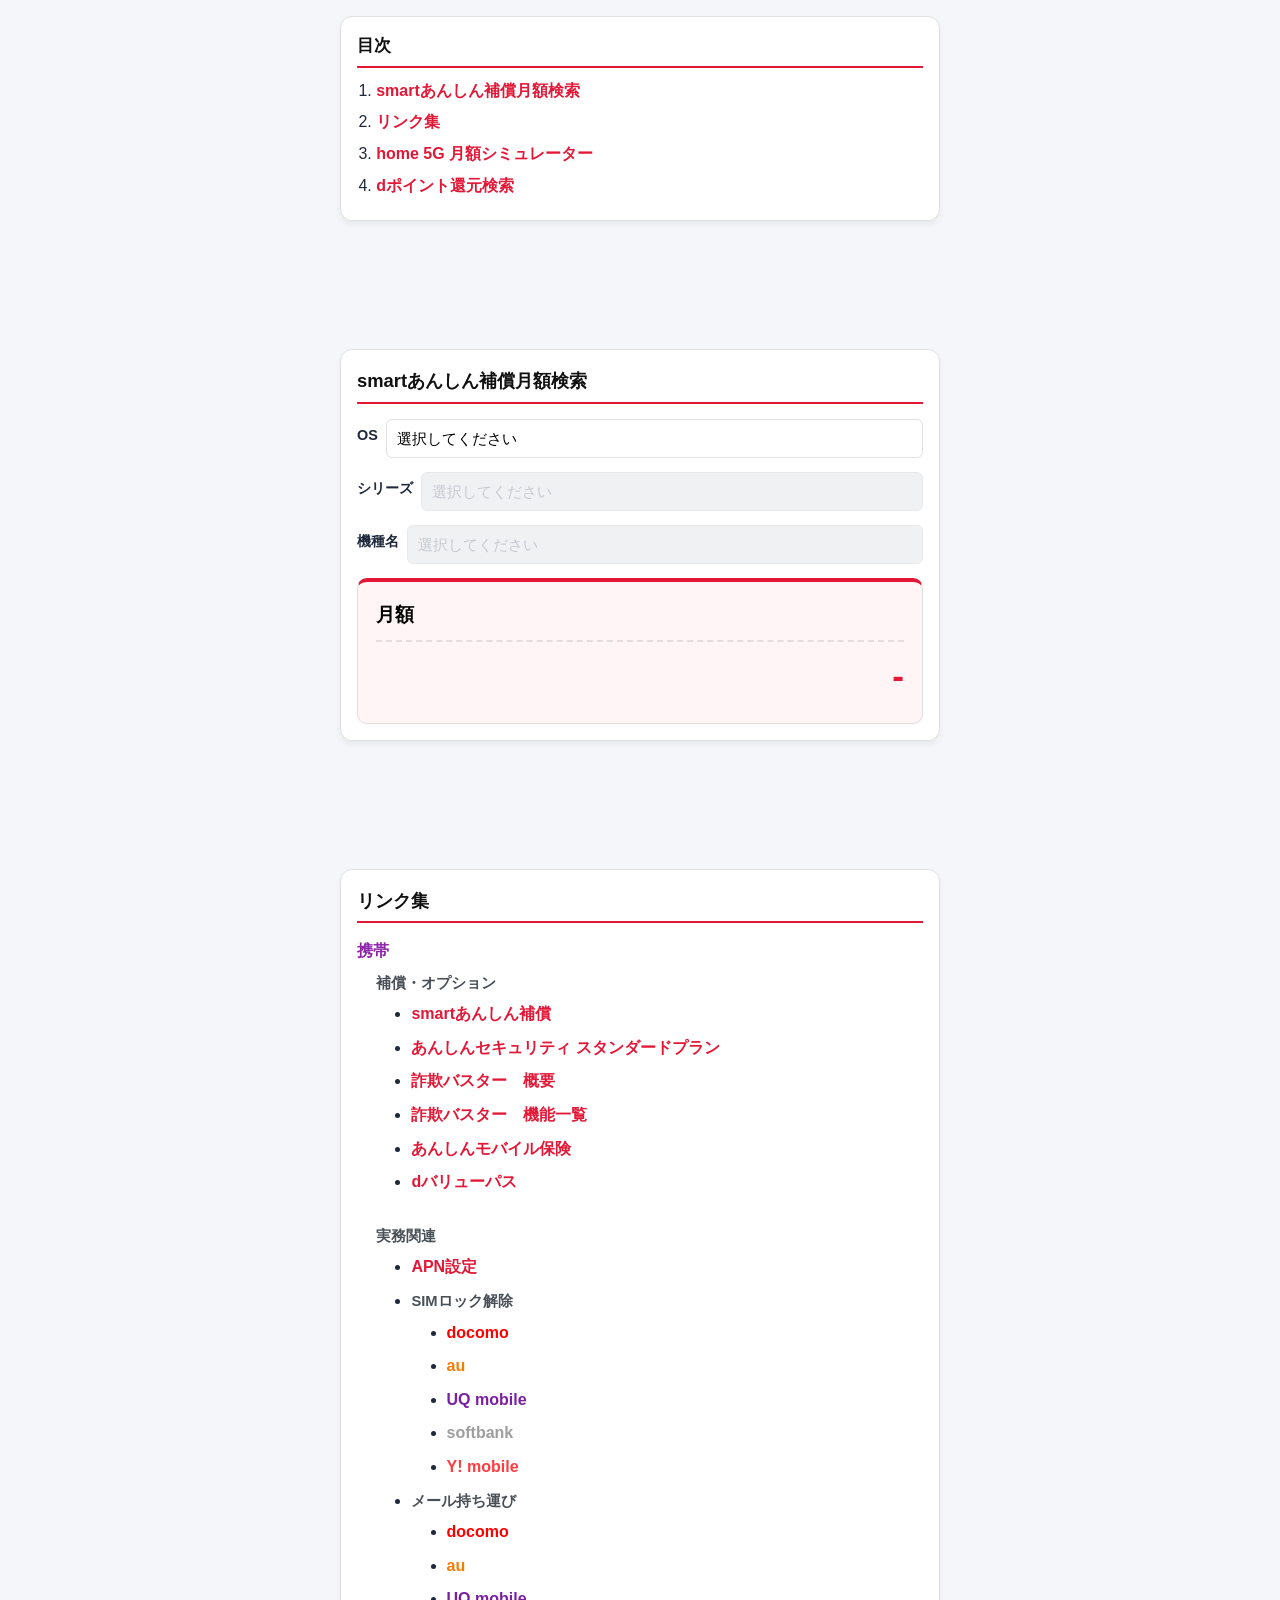
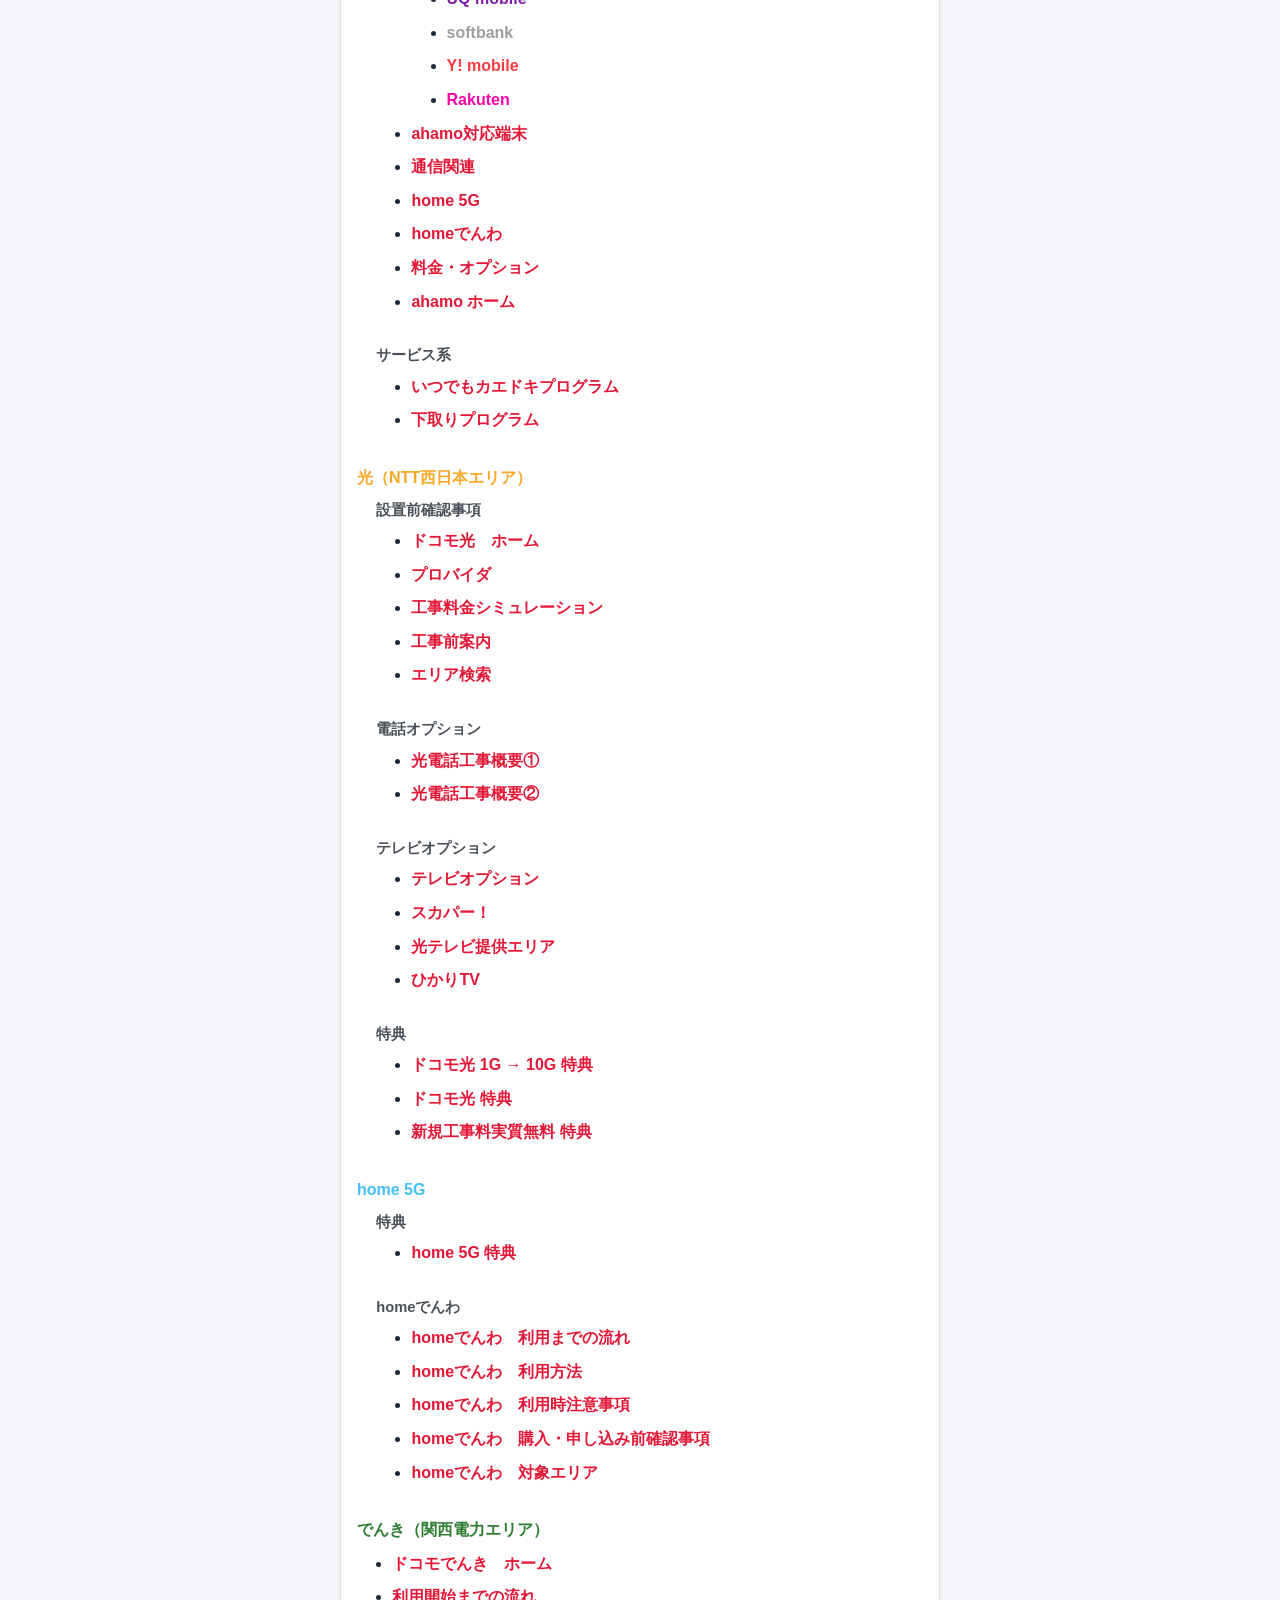
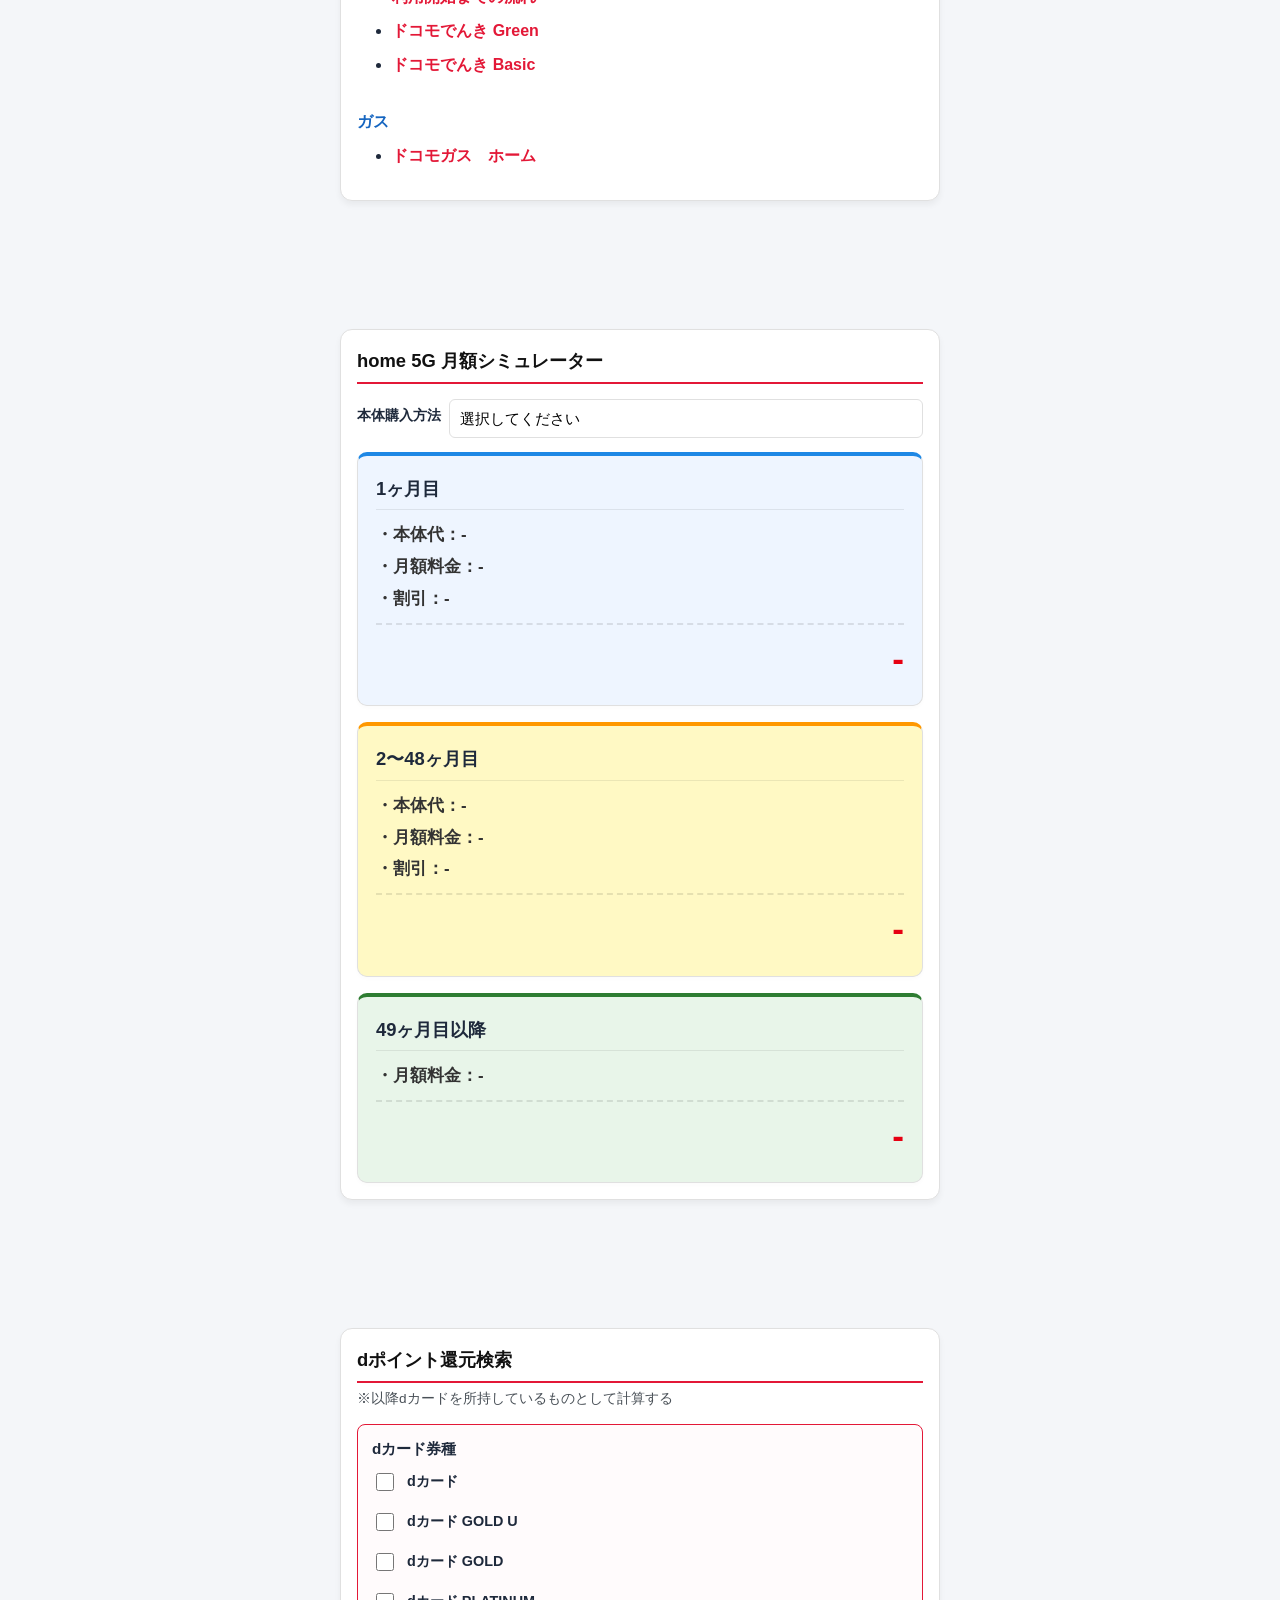
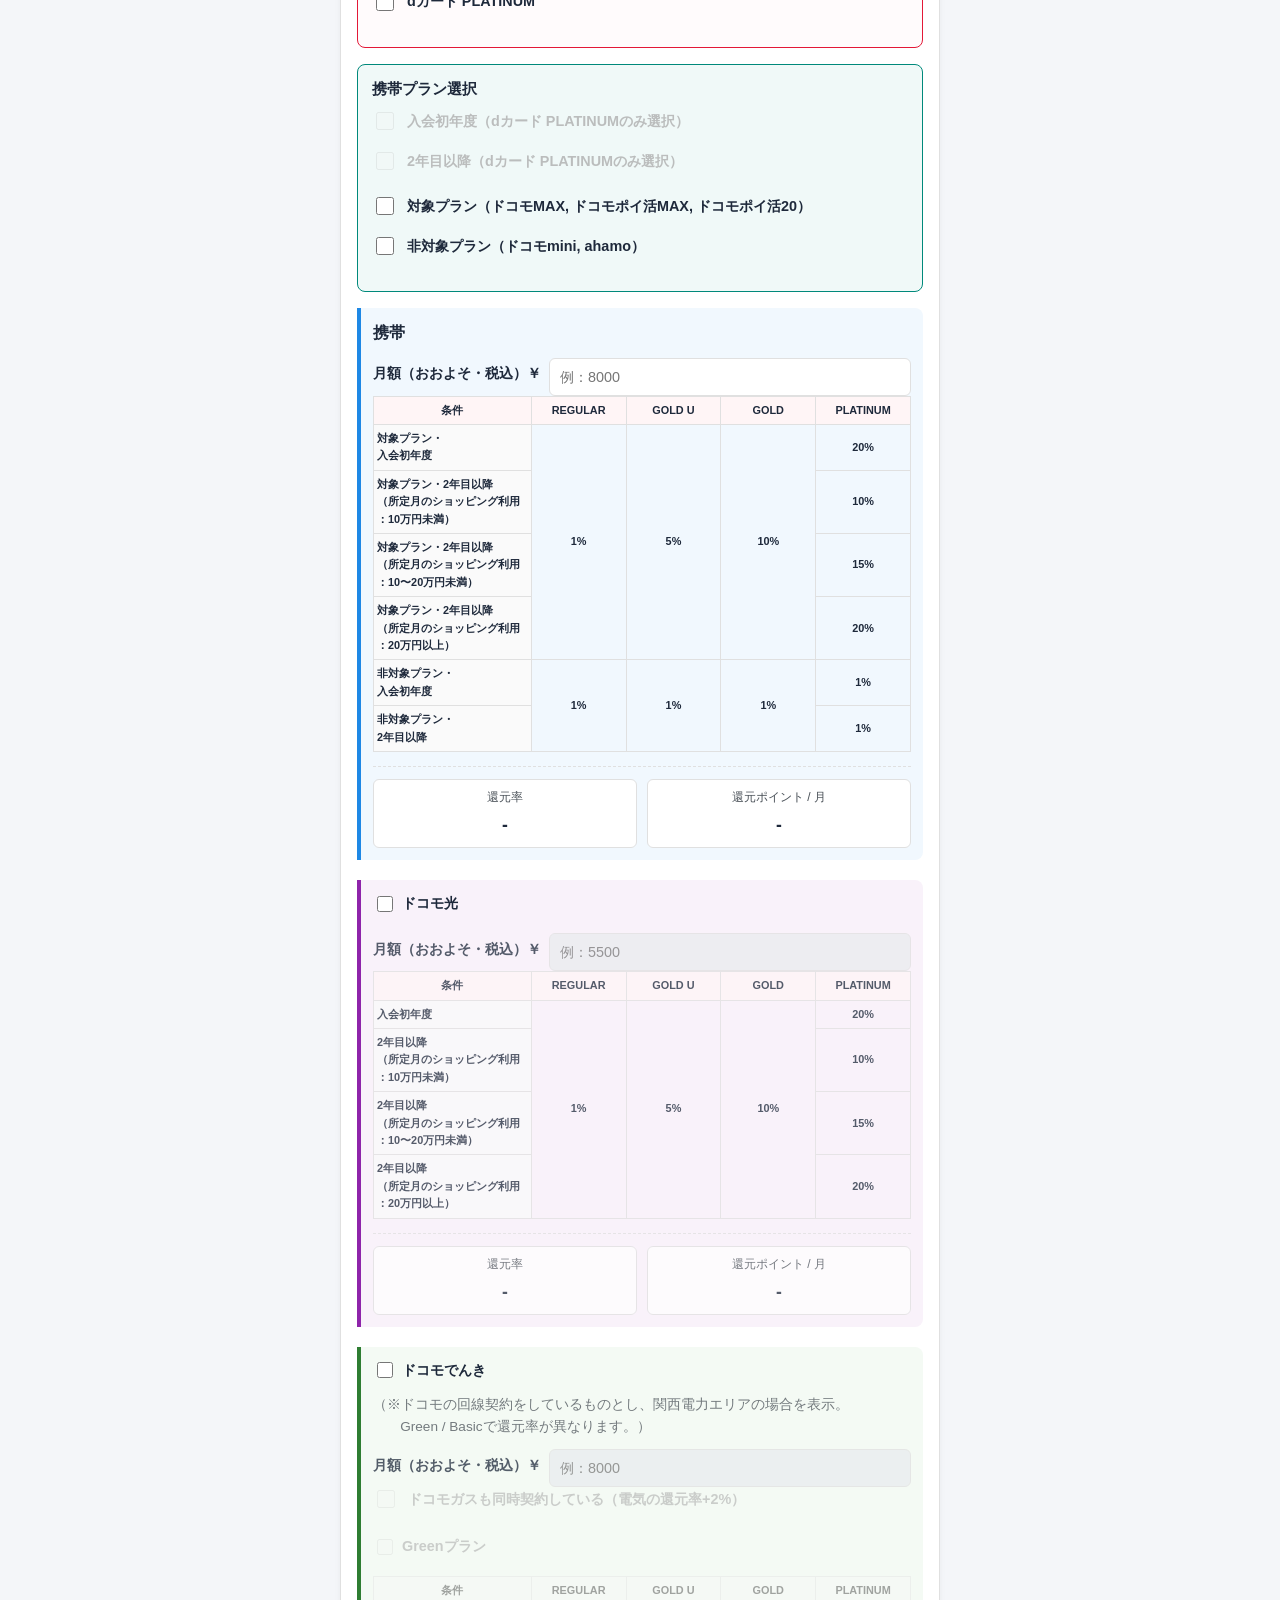
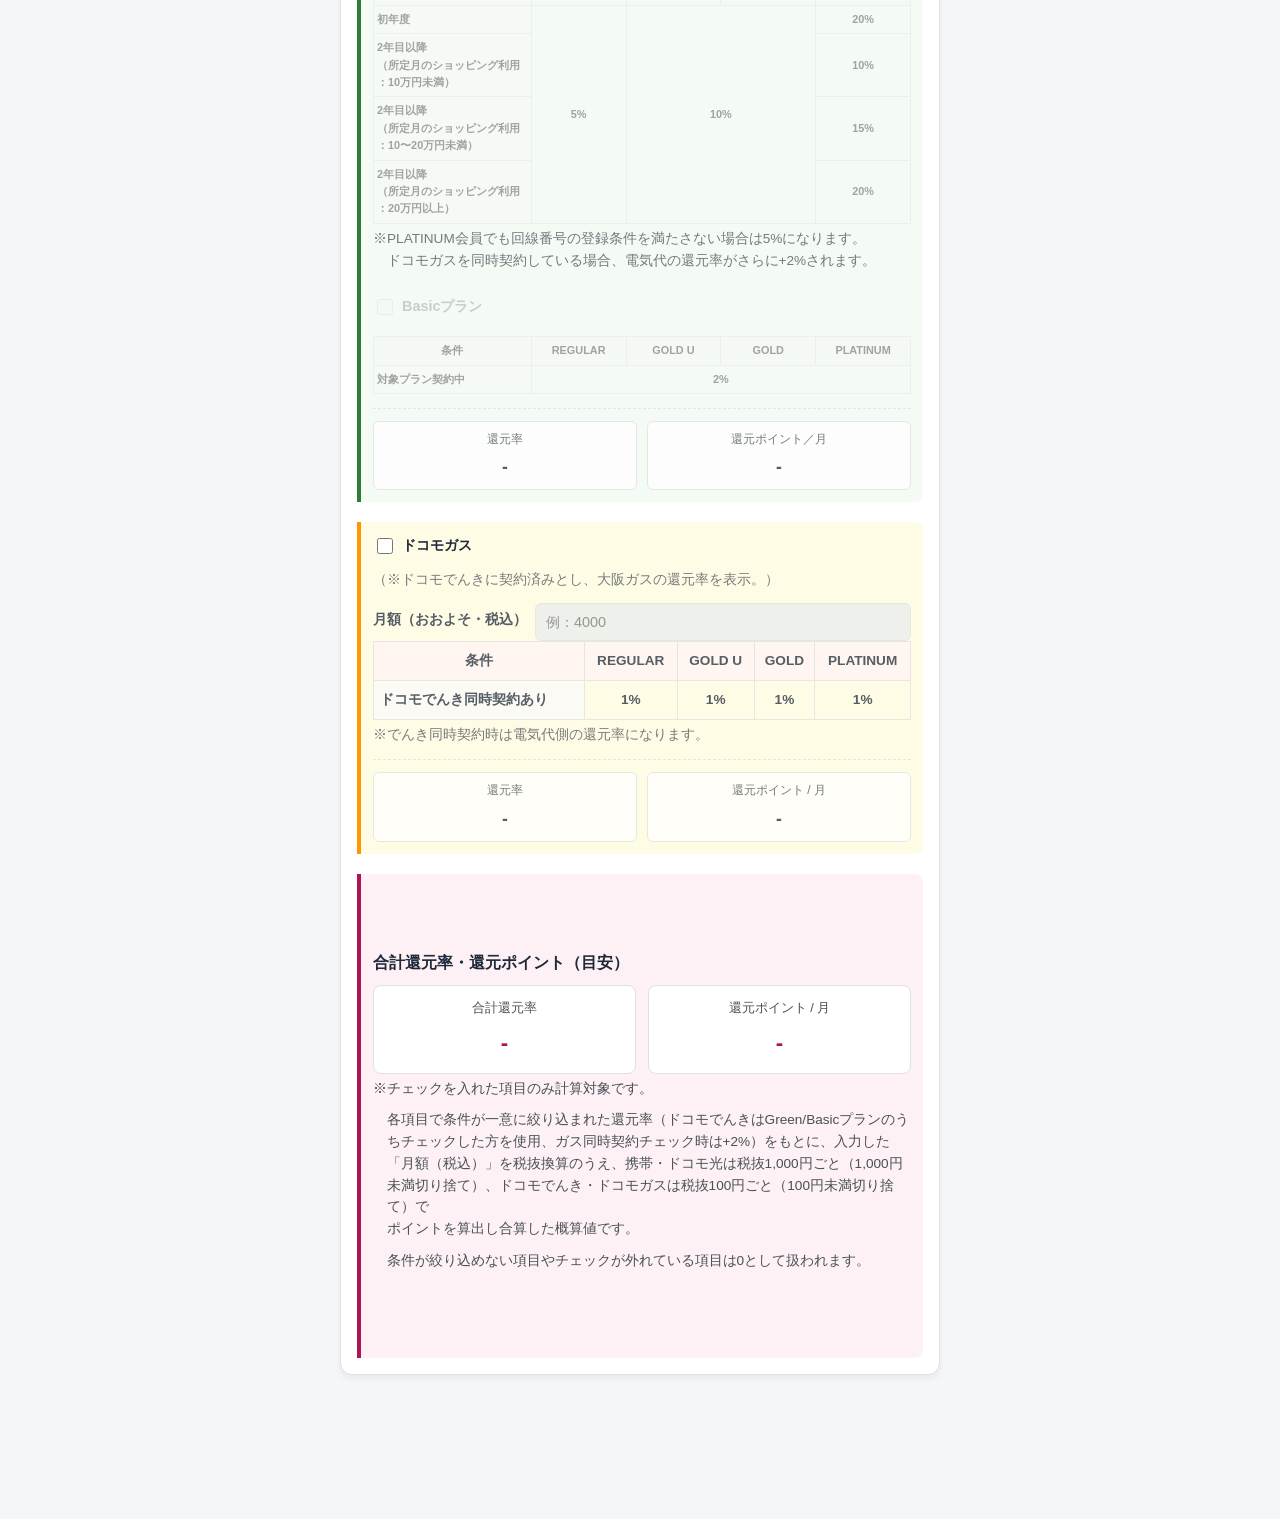
<file: works.html>
<!DOCTYPE html>
<html lang="ja">
<head>
<meta charset="UTF-8">
<meta name="viewport" content="width=device-width, initial-scale=1.0">
<title>ツール一覧</title>
<link rel="stylesheet" href="style.css">
<style>
    body {
        font-family: 'Helvetica Neue', Arial, 'Hiragino Kaku Gothic ProN', 'Hiragino Sans', Meiryo, sans-serif;
        background-color: var(--bg-body);
        color: var(--text-main);
        line-height: 1.6;
        margin: 0;
        padding: 16px;
    }

    .container {
        max-width: 600px;
        margin: 0 auto;
    }

    .card {
        background: var(--bg-card);
        border-radius: 12px;
        box-shadow: 0 4px 6px rgba(0, 0, 0, 0.05);
        padding: 16px;
        margin-bottom: 128px;
        border: 1px solid var(--border-color);
    }

    h2 {
        font-size: 1.15rem;
        color: #111;
        margin-top: 0;
        margin-bottom: 15px;
        padding-bottom: 6px;
        border-bottom: 2px solid var(--primary-color);
    }

    .section {
        margin-bottom: 14px;
    }

    label {
        display: block;
        font-weight: 600;
        font-size: 0.9rem;
        margin-bottom: 6px;
    }

    select {
        width: 100%;
        padding: 10px;
        border-radius: 6px;
        border: 1px solid var(--border-color);
        font-size: 0.95rem;
        background-color: #fff;
        outline: none;
        -webkit-appearance: none;
        appearance: none;
    }

    select:focus {
        border-color: var(--primary-color);
    }

    select:disabled {
        background-color: #e9ecef;
        color: #adb5bd;
    }

    .price-box {
        width: 100%;
        border-radius: 10px;
        padding: 18px;
        box-shadow: 0 2px 4px rgba(0, 0, 0, 0.02);
        border: 1px solid var(--border-color);
        background-color: var(--primary-light);
        border-top: 4px solid var(--primary-color);
        box-sizing: border-box;
    }

    .price-box .price-label {
        font-size: 1.2rem;
        margin-bottom: 8px;
        color: #000;
        font-weight: bold;
        text-align: left;
    }

    .price-box .price-amount {
        font-size: 2.2rem;
        font-weight: 800;
        color: var(--primary-color);
        text-align: right;
    }

    .price-box.h5g-1 {
        background-color: #eef5ff;
        border-top: 4px solid var(--accent-divide);
        text-align: left;
    }

    .price-box.h5g-1 .price-amount {
        color: #e60012;
        text-align: right;
    }

    .price-box.h5g-2 {
        background-color: var(--accent-once-light);
        border-top: 4px solid var(--accent-once);
        text-align: left;
    }

    .price-box.h5g-2 .price-amount {
        color: #e60012;
        text-align: right;
    }

    .price-box.h5g-3 {
        background-color: var(--accent-kaedoki-light);
        border-top: 4px solid var(--accent-kaedoki);
        text-align: left;
    }

    .price-box.h5g-3 .price-amount {
        color: #e60012;
        text-align: right;
    }

    .toc {
        background: var(--bg-card);
        border-radius: 12px;
        box-shadow: 0 4px 6px rgba(0, 0, 0, 0.05);
        padding: 16px;
        margin-bottom: 128px;
        border: 1px solid var(--border-color);
    }

    .toc h2 {
        font-size: 1.05rem;
        margin-top: 0;
        margin-bottom: 10px;
        padding-bottom: 6px;
        border-bottom: 2px solid var(--primary-color);
    }

    .toc ol {
        margin: 0;
        padding-left: 1.2em;
    }

    .toc li {
        margin-bottom: 6px;
    }

    .toc a {
        color: var(--primary-color);
        font-weight: 600;
        text-decoration: none;
    }

    .toc a:hover {
        text-decoration: underline;
    }

    .dpoint-subhead {
        font-size: 1rem;
        font-weight: bold;
        margin: 0 0 10px 0;
        color: var(--text-main);
    }

    .dpoint-note {
        font-size: 0.85rem;
        color: var(--text-sub);
        margin: -4px 0 10px 0;
        padding-left: 1em;
        text-indent: -1em;
    }

    .dpoint-note-paren {
        padding-left: 2em;
        text-indent: -2em;
    }

    .dpoint-note-total + .dpoint-note-total {
        margin-top: 6px;
        text-indent: 0;
    }

    table.dpoint-table.dpoint-table-mobile th:first-child,
    table.dpoint-table.dpoint-table-mobile td:first-child {
        width: 14.5em;
    }

    .dpoint-table-wrap {
        overflow-x: auto;
        margin-bottom: 8px;
        transition: filter 0.15s ease, opacity 0.15s ease;
    }

    table.dpoint-table {
        width: 100%;
        border-collapse: collapse;
        font-size: 0.85rem;
        min-width: 480px;
    }

    table.dpoint-table th,
    table.dpoint-table td {
        border: 1px solid var(--border-color);
        padding: 8px 6px;
        text-align: center;
        transition: background-color 0.15s ease, color 0.15s ease;
    }

    table.dpoint-table thead th {
        background-color: var(--primary-light);
        font-weight: bold;
        white-space: nowrap;
    }

    table.dpoint-table tbody th {
        background-color: #fafafa;
        font-weight: 600;
        text-align: left;
        white-space: nowrap;
    }

    table.dpoint-table td.rate-cell {
        font-weight: bold;
    }

    table.dpoint-table td.cell-disabled {
        background-color: #e9ecef !important;
        color: #adb5bd !important;
        font-weight: normal;
    }

    .dpoint-table-title {
        font-size: 0.9rem;
        font-weight: bold;
        margin: 14px 0 6px 0;
        color: var(--text-sub);
    }

    .dpoint-table-title-plan {
        margin: 24px 0 12px 0;
    }

    .dpoint-table-title-plan .dpoint-section-toggle {
        font-size: 0.9rem;
        color: var(--text-sub);
    }

    .dpoint-table-wrap.dpoint-plan-inactive {
        filter: grayscale(1);
        opacity: 0.55;
    }

    .dpoint-section-toggle:has(input:disabled) {
        opacity: 0.75;
    }

    .dpoint-frame {
        border: 1px solid var(--border-color);
        border-radius: 8px;
        padding: 12px 14px;
        margin-bottom: 16px;
        background-color: var(--bg-body);
    }

    .dpoint-frame-title {
        font-size: 0.95rem;
        font-weight: bold;
        margin: 0 0 8px 0;
        color: var(--text-main);
    }

    table.dpoint-table.dpoint-table-mobile {
        font-size: 0.68rem;
        min-width: 0;
        width: 100%;
        table-layout: fixed;
    }

    table.dpoint-table.dpoint-table-mobile th,
    table.dpoint-table.dpoint-table-mobile td {
        padding: 5px 3px;
        white-space: normal;
        word-break: break-word;
    }

    .checkbox-label:has(input:disabled) {
        opacity: 0.75;
    }

    .dpoint-section-toggle {
        display: inline-flex;
        align-items: center;
        gap: 6px;
        cursor: pointer;
    }

    .dpoint-section-toggle input[type="checkbox"] {
        width: 16px;
        height: 16px;
    }

    .dpoint-section-body {
        transition: opacity 0.15s ease;
    }

    .dpoint-section-body.dpoint-section-disabled {
        opacity: 0.75;
        pointer-events: none;
    }

    .dpoint-fee-input {
        margin-top: 12px;
        margin-bottom: 0;
    }

    .dpoint-item-result {
        display: grid;
        grid-template-columns: 1fr 1fr;
        gap: 10px;
        margin-top: 14px;
        padding-top: 12px;
        border-top: 1px dashed var(--border-color);
    }

    .dpoint-item-result-box {
        background-color: var(--bg-card);
        border: 1px solid var(--border-color);
        border-radius: 6px;
        padding: 8px 10px;
        text-align: center;
    }

    .dpoint-item-result-label {
        display: block;
        font-size: 0.75rem;
        color: var(--text-sub);
        margin-bottom: 4px;
    }

    .dpoint-item-result-value {
        display: block;
        font-size: 1.1rem;
        font-weight: 700;
        color: var(--text-main);
    }

    .dpoint-frame-card {
        border-color: var(--primary-color);
        background-color: #fffbfc;
    }

    .dpoint-frame-plan {
        border-color: #00897b;
        background-color: #f0f9f8;
    }

    .sub-container.dpoint-mobile {
        border-left-color: #1e88e5;
        background-color: #f1f8fe;
    }

    .sub-container.dpoint-hikari {
        border-left-color: #8e24aa;
        background-color: #f9f2fa;
    }

    .sub-container.dpoint-denki {
        border-left-color: var(--accent-kaedoki);
        background-color: #f4faf4;
    }

    .sub-container.dpoint-gas {
        border-left-color: var(--accent-once);
        background-color: #fffce6;
    }

    .sub-container.dpoint-total {
        border-left-color: #ad1457;
        background-color: #fdf1f5;
        padding-top: 76px;
        padding-bottom: 76px;
    }

    .dpoint-total-grid {
        display: grid;
        grid-template-columns: 1fr 1fr;
        gap: 12px;
        margin-bottom: 8px;
    }

    .dpoint-total-item {
        background-color: var(--bg-card);
        border: 1px solid var(--border-color);
        border-radius: 8px;
        padding: 12px;
        text-align: center;
    }

    .dpoint-total-label {
        display: block;
        font-size: 0.8rem;
        color: var(--text-sub);
        margin-bottom: 6px;
    }

    .dpoint-total-value {
        display: block;
        font-size: 1.4rem;
        font-weight: 800;
        color: #ad1457;
    }
    .link-list{
    list-style:none;
    margin:0;
    padding-left:0;
}

.link-list > li{
    margin-bottom:16px;
}

.link-list-item-spaced{
    margin-top:32px;
}

.link-list-title{
    display:block;
    font-weight:700;
    font-size:1rem;
    margin-bottom:8px;
    color:var(--text-main);
}

.link-list-title-mobile{
    color:#8e24aa;
}

.link-list-title-hikari{
    color:#f9a825;
}

.link-list-title-home5g{
    color:#46c0f8;
}

.link-list-title-denki{
    color:#2e7d32;
}

.link-list-title-gas{
    color:#1565c0;
}

.link-list-sub{
    list-style:none;
    margin:0;
    padding-left:1.2em;
}

.link-list-sub > li{
    margin-bottom:30px;
}

.link-list-subtitle{
    display:block;
    font-weight:600;
    font-size:0.92rem;
    margin-bottom:6px;
    color:var(--text-sub);
}

.link-list-items{
    list-style:disc;
    margin:0;
    padding-left:2.2em;
}

.link-list-items li{
    margin-bottom:8px;
}

.link-list a{
    color:var(--primary-color);
    font-weight:600;
    text-decoration:none;
}

.link-list a:hover{
    text-decoration:underline;
}
</style>
</head>
<body>
<div class="container">
    <nav class="toc">
        <h2>目次</h2>
        <ol>
            <li><a href="#dv-checker">smartあんしん補償月額検索</a></li>
            <li><a href="#link-list">リンク集</a></li>
            <li><a href="#h5g-simulator">home 5G 月額シミュレーター</a></li>
            <li><a href="#dpoint-search">dポイント還元検索</a></li>
        </ol>
    </nav>

    <div class="card" id="dv-checker">
        <h2>smartあんしん補償月額検索</h2>

        <div class="section">
            <label for="dv-os">OS</label>
            <select id="dv-os" onchange="dv_updateSeries()">
                <option value="">選択してください</option>
            </select>
        </div>

        <div class="section">
            <label for="dv-series">シリーズ</label>
            <select id="dv-series" onchange="dv_updateModel()" disabled>
                <option value="">選択してください</option>
            </select>
        </div>

        <div class="section">
            <label for="dv-model">機種名</label>
            <select id="dv-model" onchange="dv_updatePrice()" disabled>
                <option value="">選択してください</option>
            </select>
        </div>

        <div class="price-box">
            <div class="price-label">月額</div>
            <div class="price-amount" id="dv-price">-</div>
        </div>
    </div>

    <div class="card" id="link-list">
       <h2>リンク集</h2>

    <ul class="link-list">
        <li>
            <span class="link-list-title link-list-title-mobile">携帯</span>
            <ul class="link-list-sub">
                <li>
                    <span class="link-list-subtitle">補償・オプション</span>
                    <ul class="link-list-items">
                        <li><a href="https://www.docomo.ne.jp/service/smart_anshin_hoshou/" target="_blank" rel="noopener">smartあんしん補償</a></li>
                        <li><a href="https://anshin-security.docomo.ne.jp/standard/index.html" target="_blank" rel="noopener">あんしんセキュリティ スタンダードプラン</a></li>
                        <li><a href="https://virusbuster.jp/store/sb/?AAID=ad_mem_GGL_sb_nb_aw_88_241226_G1&gad_source=1&gad_campaignid=22067696134&gbraid=0AAAAACevllidiyiQdFng7ByXdaUu5p6vj&gclid=Cj0KCQjw39zSBhDhARIsANammDtx5BB3m55JHx2l52cjlWJTjiM0YQQlC4QyWxylqtAWuELCr6pK9GYaArmwEALw_wcB" target="_blank" rel="noopener">詐欺バスター　概要</a></li>
                        <li><a href="https://www.trendmicro.com/ja_jp/forHome/products/sb/feature.html?_gl=1*sq5b4h*_ga*OTk4MDYwMDg0LjE3ODQxNDU1MDY.*_ga_H44V87G8F6*czE3ODQxNDU1MDYkbzEkZzAkdDE3ODQxNDU1MDYkajYwJGwwJGgw*_ga_2SM2K3CQQG*czE3ODQxNDU1MDckbzEkZzAkdDE3ODQxNDU1MDckajYwJGwwJGgw*_ga_WN7RPBD7MK*czE3ODQxNDU1MDckbzEkZzAkdDE3ODQxNDU1MDckajYwJGwwJGgw*_gcl_au*MjAxMDg2NzM1OS4xNzg0MTQ1NTA4" target="_blank" rel="noopener">詐欺バスター　機能一覧</a></li>
                        <li><a href="https://www.sakura-ssi.co.jp/anshin-mobile/" target="_blank" rel="noopener">あんしんモバイル保険</a></li>
                        <li><a href="https://www.docomo.ne.jp/service/dvaluepass/?icid=CRP_SER_to_CRP_SER_dvaluepass" target="_blank" rel="noopener">dバリューパス</a></li>
                    </ul>
                </li>
                <li>
                    <span class="link-list-subtitle">実務関連</span>
                    <ul class="link-list-items">
                        <li><a href="https://www.docomo.ne.jp/support/for_simfree/apn.html" target="_blank" rel="noopener">APN設定</a></li>
                        <li>
                            <span class="link-list-subtitle">SIMロック解除</span>
                            <ul class="link-list-items">
                                <li><a href="https://www.docomo.ne.jp/support/unlock_simcard/" target="_blank" rel="noopener" style="color:#ff0000">docomo</a></li>
                                <li><a href="https://www.au.com/support/service/mobile/procedure/simcard/unlock/" target="_blank" rel="noopener" style="color:#f57c00">au</a></li>
                                <li><a href="https://www.uqwimax.jp/mobile/support/procedure/simcard/unlock/" target="_blank" rel="noopener" style="color:#7b1fa2">UQ mobile</a></li>
                                <li><a href="https://www.softbank.jp/support/faq/view/25919" target="_blank" rel="noopener" style="color:#9e9e9e">softbank</a></li>
                                <li><a href="https://www.ymobile.jp/support/process/unlock_procedure/" target="_blank" rel="noopener" style="color:#ff3d3f">Y! mobile</a></li>
                            </ul>
                        </li>
                        <li>
                            <span class="link-list-subtitle">メール持ち運び</span>
                            <ul class="link-list-items">
                                <li><a href="https://www.docomo.ne.jp/service/docomo_mail_portability/" target="_blank" rel="noopener" style="color:#ff0000">docomo</a></li>
                                <li><a href="https://www.au.com/mobile/service/aumail_portability/" target="_blank" rel="noopener" style="color:#f57c00">au</a></li>
                                <li><a href="https://www.au.com/mobile/service/aumail_portability/" target="_blank" rel="noopener" style="color:#7b1fa2">UQ mobile</a></li>
                                <li><a href="https://www.softbank.jp/mobile/service/mail-address-portability/" target="_blank" rel="noopener" style="color:#9e9e9e">softbank</a></li>
                                <li><a href="https://www.softbank.jp/mobile/service/mail-address-portability/ymobile/" target="_blank" rel="noopener" style="color:#ff3d3f">Y! mobile</a></li>
                                <li><a href="https://network.mobile.rakuten.co.jp/service/rakumail-portability/" target="_blank" rel="noopener" style="color:#ff00a7">Rakuten</a></li>
                            </ul>
                        </li>
                        <li><a href="https://ahamo.com/support/supported-phones/" target="_blank" rel="noopener">ahamo対応端末</a></li>
                        <li><a href="https://www.docomo.ne.jp/area/?icid=CRP_TOP_bnr01_to_CRP_AREA" target="_blank" rel="noopener">通信関連</a></li>
                        <li><a href="https://www.docomo.ne.jp/home_5g/hr02/" target="_blank" rel="noopener">home 5G</a></li>
                        <li><a href="https://www.docomo.ne.jp/home_denwa/hp01/" target="_blank" rel="noopener">homeでんわ</a></li>
                        <li><a href="https://www.docomo.ne.jp/charge/?icid=CRP_TOP_bnr01_to_CRP_CHA" target="_blank" rel="noopener">料金・オプション</a></li>
                        <li><a href="https://ahamo.com/" target="_blank" rel="noopener">ahamo ホーム</a></li>
                    </ul>
                </li>
                <li>
                    <span class="link-list-subtitle">サービス系</span>
                    <ul class="link-list-items">
                        <li><a href="https://www.docomo.ne.jp/campaign_event/kaedoki_program/" target="_blank" rel="noopener">いつでもカエドキプログラム</a></li>
                        <li><a href="https://www.docomo.ne.jp/campaign_event/shitadori/" target="_blank" rel="noopener">下取りプログラム</a></li>
                    </ul>
                </li>
            </ul>
        </li>
        <li class="link-list-item-spaced">
            <span class="link-list-title link-list-title-hikari">光（NTT西日本エリア）</span>
            <ul class="link-list-sub">
                <li>
                    <span class="link-list-subtitle">設置前確認事項</span>
                    <ul class="link-list-items">
                        <li><a href="https://www.docomo.ne.jp/internet/hikari/" target="_blank" rel="noopener">ドコモ光　ホーム</a></li>
                        <li><a href="https://www.docomo.ne.jp/internet/hikari/provider_list/" target="_blank" rel="noopener">プロバイダ</a></li>
                        <li><a href="https://docomohikari-koujiryo.ac.at.nttdocomo.co.jp/index.php/site/index/" target="_blank" rel="noopener">工事料金シミュレーション</a></li>
                        <li><a href="https://www.docomo.ne.jp/binary/pdf/internet/hikari/subscribe/construction.pdf" target="_blank" rel="noopener">工事前案内</a></li>
                        <li><a href="https://flets.ntt-west.co.jp/area/areaSearch" target="_blank" rel="noopener">エリア検索</a></li>
                    </ul>
                </li>
                <li>
                    <span class="link-list-subtitle">電話オプション</span>
                    <ul class="link-list-items">
                        <li><a href="https://www.docomo.ne.jp/internet/hikari/tell_service/initial_cost/?icid=CRP_INT_hikari_tell_service_to_CRP_INT_hikari_tell_service_initial_cost" target="_blank" rel="noopener">光電話工事概要①</a></li>
                        <li><a href="https://www.docomo.ne.jp/binary/pdf/internet/hikari/tell_service/initial_cost/construction_charge_01.pdf?ver=1706749234" target="_blank" rel="noopener">光電話工事概要②</a></li>
                    </ul>
                </li>
                <li>
                    <span class="link-list-subtitle">テレビオプション</span>
                    <ul class="link-list-items">
                        <li><a href="https://www.docomo.ne.jp/internet/hikari/eizo_service/tv_option/?icid=CRP_INT_hikari_eizo_service_to_CRP_INT_hikari_eizo_service_tv_option" target="_blank" rel="noopener">テレビオプション</a></li>
                        <li><a href="https://www.docomo.ne.jp/internet/hikari/eizo_service/skyperfectv/?icid=CRP_INT_hikari_eizo_service_to_CRP_INT_hikari_eizo_service_skyperfectv" target="_blank" rel="noopener">スカパー！</a></li>
                        <li><a href="https://flets-w.com/opt/ftv/area/detail.html" target="_blank" rel="noopener">光テレビ提供エリア</a></li>
                        <li><a href="https://www.docomo.ne.jp/internet/hikari/eizo_service/hikaritv/?icid=CRP_INT_hikari_eizo_service_to_CRP_INT_hikari_eizo_service_hikaritv" target="_blank" rel="noopener">ひかりTV</a></li>
                    </ul>
                </li>
                <li>
                    <span class="link-list-subtitle">特典</span>
                    <ul class="link-list-items">
                        <li><a href="https://www.docomo.ne.jp/campaign_event/hikari_10g_plan_change_kojiryo/index.html" target="_blank" rel="noopener">ドコモ光 1G → 10G 特典</a></li>
                        <li><a href="https://www.docomo.ne.jp/campaign_event/hikari_norikae/" target="_blank" rel="noopener">ドコモ光 特典</a></li>
                        <li><a href="https://www.docomo.ne.jp/campaign_event/hikari_norikae/" target="_blank" rel="noopener">新規工事料実質無料 特典</a></li>
                    </ul>
                </li>
            </ul>
        </li>
        <li class="link-list-item-spaced">
            <span class="link-list-title link-list-title-home5g">home 5G</span>
            <ul class="link-list-sub">
                <li>
                    <span class="link-list-subtitle">特典</span>
                    <ul class="link-list-items">
                        <li><a href="https://www.docomo.ne.jp/campaign_event/home5g_norikae/" target="_blank" rel="noopener">home 5G 特典</a></li>
                    </ul>
                </li>
                <li>
                    <span class="link-list-subtitle">homeでんわ</span>
                    <ul class="link-list-items">
                        <li><a href="https://www.docomo.ne.jp/home_denwa/flow/" target="_blank" rel="noopener">homeでんわ　利用までの流れ</a></li>
                        <li><a href="https://www.docomo.ne.jp/home_denwa/usage/" target="_blank" rel="noopener">homeでんわ　利用方法</a></li>
                        <li><a href="https://www.docomo.ne.jp/home_denwa/notice/" target="_blank" rel="noopener">homeでんわ　利用時注意事項</a></li>
                        <li><a href="https://www.docomo.ne.jp/home_denwa/prior_confirmation/" target="_blank" rel="noopener">homeでんわ　購入・申し込み前確認事項</a></li>
                        <li><a href="https://www.docomo.ne.jp/home_denwa/area/" target="_blank" rel="noopener">homeでんわ　対象エリア</a></li>
                    </ul>
                </li>
            </ul>
        </li>
        <li class="link-list-item-spaced">
            <span class="link-list-title link-list-title-denki">でんき（関西電力エリア）</span>
            <ul class="link-list-items">
                <li><a href="https://denki.docomo.ne.jp/" target="_blank" rel="noopener">ドコモでんき　ホーム</a></li>
                <li><a href="https://denki.docomo.ne.jp/" target="_blank" rel="noopener">利用開始までの流れ</a></li>
                <li><a href="https://denki.docomo.ne.jp/plan/green_kansai/" target="_blank" rel="noopener">ドコモでんき Green</a></li>
                <li><a href="https://denki.docomo.ne.jp/plan/basic_kansai/" target="_blank" rel="noopener">ドコモでんき Basic</a></li>
            </ul>
        </li>
        <li class="link-list-item-spaced">
            <span class="link-list-title link-list-title-gas">ガス</span>
            <ul class="link-list-items">
                <li><a href="https://denki.docomo.ne.jp/gas/" target="_blank" rel="noopener">ドコモガス　ホーム</a></li>
            </ul>
        </li>
    </ul>
    </div>

    <div class="card" id="h5g-simulator">
        <h2>home 5G 月額シミュレーター</h2>

        <div class="section">
            <label for="h5g-buy-mode">本体購入方法</label>
            <select id="h5g-buy-mode" onchange="h5g_update()">
                <option value="">選択してください</option>
                <option value="一括">一括</option>
                <option value="分割">分割</option>
                <option value="一括（キャンペーン）">一括（キャンペーン）</option>
            </select>
        </div>

        <div class="result-container">
            <div class="price-box h5g-1">
                <strong>1ヶ月目</strong>
                <div class="price-breakdown">
                    <span class="breakdown-line" id="h5g-m1-device">本体代：-</span>
                    <span class="breakdown-line" id="h5g-m1-fee">月額料金：-</span>
                    <span class="breakdown-line" id="h5g-m1-discount">割引：-</span>
                </div>
                <div class="price-amount" id="h5g-m1-total">-</div>
            </div>

            <div class="price-box h5g-2">
                <strong>2〜48ヶ月目</strong>
                <div class="price-breakdown">
                    <span class="breakdown-line" id="h5g-m2-device">本体代：-</span>
                    <span class="breakdown-line" id="h5g-m2-fee">月額料金：-</span>
                    <span class="breakdown-line" id="h5g-m2-discount">割引：-</span>
                </div>
                <div class="price-amount" id="h5g-m2-total">-</div>
            </div>

            <div class="price-box h5g-3">
                <strong>49ヶ月目以降</strong>
                <div class="price-breakdown">
                    <span class="breakdown-line" id="h5g-m3-fee">月額料金：-</span>
                </div>
                <div class="price-amount" id="h5g-m3-total">-</div>
            </div>
        </div>
    </div>

    <div class="card" id="dpoint-search">
        <h2>dポイント還元検索</h2>
        <p class="dpoint-note" style="margin-top: -10px; margin-bottom: 15px;">※以降dカードを所持しているものとして計算する</p>

        <div class="dpoint-frame dpoint-frame-card">
            <p class="dpoint-frame-title">dカード券種</p>
            <div class="checkbox-group">
                <label class="checkbox-label"><input type="checkbox" data-group="dcard-type" value="dcard" onchange="dpointOnCardChange(this);">dカード</label>
                <label class="checkbox-label"><input type="checkbox" data-group="dcard-type" value="goldu" onchange="dpointOnCardChange(this);">dカード GOLD U</label>
                <label class="checkbox-label"><input type="checkbox" data-group="dcard-type" value="gold" onchange="dpointOnCardChange(this);">dカード GOLD</label>
                <label class="checkbox-label"><input type="checkbox" data-group="dcard-type" value="platinum" onchange="dpointOnCardChange(this);">dカード PLATINUM</label>
            </div>
        </div>

        <div class="dpoint-frame dpoint-frame-plan">
            <p class="dpoint-frame-title">携帯プラン選択</p>
            <div class="checkbox-group">
                <label class="checkbox-label"><input type="checkbox" data-group="mobile-year" value="y1" onchange="dpointOnMobilePlanChange(this);">入会初年度（dカード PLATINUMのみ選択）</label>
                <label class="checkbox-label"><input type="checkbox" data-group="mobile-year" value="y2" onchange="dpointOnMobilePlanChange(this);">2年目以降（dカード PLATINUMのみ選択）</label>
            </div>
            <div class="checkbox-group">
                <label class="checkbox-label"><input type="checkbox" data-group="mobile-plan" value="target" onchange="dpointOnMobilePlanChange(this);">対象プラン（ドコモMAX, ドコモポイ活MAX, ドコモポイ活20）</label>
                <label class="checkbox-label"><input type="checkbox" data-group="mobile-plan" value="nontarget" onchange="dpointOnMobilePlanChange(this);">非対象プラン（ドコモmini, ahamo）</label>
            </div>
        </div>

        <div class="sub-container dpoint-mobile">
            <p class="dpoint-subhead">携帯</p>
            <div class="dpoint-section-body" id="dpoint-mobile-body">
            <div class="section dpoint-fee-input">
                <label for="dpoint-mobile-fee">月額（おおよそ・税込）￥</label>
                <input type="number" id="dpoint-mobile-fee" min="0" step="100" placeholder="例：8000" oninput="dpointUpdateTotal()">
            </div>

            <div class="dpoint-table-wrap">
                <table class="dpoint-table dpoint-table-mobile" id="dpoint-mobile-table">
                    <thead>
                        <tr>
                            <th>条件</th>
                            <th>REGULAR</th>
                            <th>GOLD U</th>
                            <th>GOLD</th>
                            <th>PLATINUM</th>
                        </tr>
                    </thead>
                    <tbody>
                        <tr data-plan="target">
                            <th>対象プラン・<br>入会初年度</th>
                            <td class="rate-cell" data-card="dcard" rowspan="4">1%</td>
                            <td class="rate-cell" data-card="goldu" rowspan="4">5%</td>
                            <td class="rate-cell" data-card="gold" rowspan="4">10%</td>
                            <td class="rate-cell" data-card="platinum" data-year="y1">20%</td>
                        </tr>
                        <tr data-plan="target">
                            <th>対象プラン・2年目以降<br>（所定月のショッピング利用<br>：10万円未満）</th>
                            <td class="rate-cell" data-card="platinum" data-year="y2">10%</td>
                        </tr>
                        <tr data-plan="target">
                            <th>対象プラン・2年目以降<br>（所定月のショッピング利用<br>：10〜20万円未満）</th>
                            <td class="rate-cell" data-card="platinum" data-year="y2">15%</td>
                        </tr>
                        <tr data-plan="target">
                            <th>対象プラン・2年目以降<br>（所定月のショッピング利用<br>：20万円以上）</th>
                            <td class="rate-cell" data-card="platinum" data-year="y2">20%</td>
                        </tr>
                        <tr data-plan="nontarget">
                            <th>非対象プラン・<br>入会初年度</th>
                            <td class="rate-cell" data-card="dcard" rowspan="2">1%</td>
                            <td class="rate-cell" data-card="goldu" rowspan="2">1%</td>
                            <td class="rate-cell" data-card="gold" rowspan="2">1%</td>
                            <td class="rate-cell" data-card="platinum" data-year="y1">1%</td>
                        </tr>
                        <tr data-plan="nontarget">
                            <th>非対象プラン・<br>2年目以降</th>
                            <td class="rate-cell" data-card="platinum" data-year="y2">1%</td>
                        </tr>
                    </tbody>
                </table>
            </div>
            <div class="dpoint-item-result">
                <div class="dpoint-item-result-box">
                    <span class="dpoint-item-result-label">還元率</span>
                    <span class="dpoint-item-result-value" id="dpoint-mobile-rate">-</span>
                </div>
                <div class="dpoint-item-result-box">
                    <span class="dpoint-item-result-label">還元ポイント / 月</span>
                    <span class="dpoint-item-result-value" id="dpoint-mobile-points">-</span>
                </div>
            </div>
            </div>
        </div>

        <div class="sub-container dpoint-hikari" style="margin-top:20px;">
            <p class="dpoint-subhead"><label class="dpoint-section-toggle"><input type="checkbox" id="dpoint-hikari-enabled" onchange="dpointToggleSection('hikari')">ドコモ光</label></p>
            <div class="dpoint-section-body" id="dpoint-hikari-body">
            <div class="section dpoint-fee-input">
                <label for="dpoint-hikari-fee">月額（おおよそ・税込）￥</label>
                <input type="number" id="dpoint-hikari-fee" min="0" step="100" placeholder="例：5500" oninput="dpointUpdateTotal()">
            </div>

            <div class="dpoint-table-wrap">
                <table class="dpoint-table dpoint-table-mobile" id="dpoint-hikari-table">
                    <thead>
                        <tr>
                            <th>条件</th>
                            <th>REGULAR</th>
                            <th>GOLD U</th>
                            <th>GOLD</th>
                            <th>PLATINUM</th>
                        </tr>
                    </thead>
                    <tbody>
                        <tr data-year="y1">
                            <th>入会初年度</th>
                            <td class="rate-cell" data-card="dcard" rowspan="4">1%</td>
                            <td class="rate-cell" data-card="goldu" rowspan="4">5%</td>
                            <td class="rate-cell" data-card="gold" rowspan="4">10%</td>
                            <td class="rate-cell" data-card="platinum">20%</td>
                        </tr>
                        <tr data-year="y2">
                            <th>2年目以降<br>（所定月のショッピング利用<br>：10万円未満）</th>
                            <td class="rate-cell" data-card="platinum">10%</td>
                        </tr>
                        <tr data-year="y2">
                            <th>2年目以降<br>（所定月のショッピング利用<br>：10〜20万円未満）</th>
                            <td class="rate-cell" data-card="platinum">15%</td>
                        </tr>
                        <tr data-year="y2">
                            <th>2年目以降<br>（所定月のショッピング利用<br>：20万円以上）</th>
                            <td class="rate-cell" data-card="platinum">20%</td>
                        </tr>
                    </tbody>
                </table>
            </div>
            <div class="dpoint-item-result">
                <div class="dpoint-item-result-box">
                    <span class="dpoint-item-result-label">還元率</span>
                    <span class="dpoint-item-result-value" id="dpoint-hikari-rate">-</span>
                </div>
                <div class="dpoint-item-result-box">
                    <span class="dpoint-item-result-label">還元ポイント / 月</span>
                    <span class="dpoint-item-result-value" id="dpoint-hikari-points">-</span>
                </div>
            </div>
            </div>
        </div>

        <div class="sub-container dpoint-denki" style="margin-top:20px;">
            <p class="dpoint-subhead"><label class="dpoint-section-toggle"><input type="checkbox" id="dpoint-denki-enabled" onchange="dpointToggleSection('denki')">ドコモでんき</label></p>
            <div class="dpoint-section-body" id="dpoint-denki-body">
            <p class="dpoint-note dpoint-note-paren">（※ドコモの回線契約をしているものとし、関西電力エリアの場合を表示。<br>Green / Basicで還元率が異なります。）</p>
            <div class="section dpoint-fee-input">
                <label for="dpoint-denki-fee">月額（おおよそ・税込）￥</label>
                <input type="number" id="dpoint-denki-fee" min="0" step="100" placeholder="例：8000" oninput="dpointUpdateTotal()">
            </div>
            <label class="checkbox-label"><input type="checkbox" id="dpoint-gas-bundle" onchange="dpointUpdateTotal()">ドコモガスも同時契約している（電気の還元率+2%）</label>

            <p class="dpoint-table-title dpoint-table-title-plan"><label class="dpoint-section-toggle"><input type="checkbox" id="dpoint-denki-green-enabled" data-group="denki-plan" onchange="dpointOnDenkiPlanChange(this);">Greenプラン</label></p>
            <div class="dpoint-table-wrap dpoint-plan-inactive" id="dpoint-denki-green-wrap">
                <table class="dpoint-table dpoint-table-mobile" id="dpoint-denki-green-table">
                    <thead>
                        <tr>
                            <th>条件</th>
                            <th>REGULAR</th>
                            <th>GOLD U</th>
                            <th>GOLD</th>
                            <th>PLATINUM</th>
                        </tr>
                    </thead>
                    <tbody>
                        <tr data-year="y1">
                            <th>初年度</th>
                            <td class="rate-cell" data-card="dcard" rowspan="4">5%</td>
                            <td class="rate-cell" data-card="goldu,gold" colspan="2" rowspan="4">10%</td>
                            <td class="rate-cell" data-card="platinum">20%</td>
                        </tr>
                        <tr data-year="y2">
                            <th>2年目以降<br>（所定月のショッピング利用<br>：10万円未満）</th>
                            <td class="rate-cell" data-card="platinum">10%</td>
                        </tr>
                        <tr data-year="y2">
                            <th>2年目以降<br>（所定月のショッピング利用<br>：10〜20万円未満）</th>
                            <td class="rate-cell" data-card="platinum">15%</td>
                        </tr>
                        <tr data-year="y2">
                            <th>2年目以降<br>（所定月のショッピング利用<br>：20万円以上）</th>
                            <td class="rate-cell" data-card="platinum">20%</td>
                        </tr>
                    </tbody>
                </table>
            </div>
            <p class="dpoint-note">※PLATINUM会員でも回線番号の登録条件を満たさない場合は5%になります。<br>
                ドコモガスを同時契約している場合、電気代の還元率がさらに+2%されます。</p>

            <p class="dpoint-table-title dpoint-table-title-plan"><label class="dpoint-section-toggle"><input type="checkbox" id="dpoint-denki-basic-enabled" data-group="denki-plan" onchange="dpointOnDenkiPlanChange(this);">Basicプラン</label></p>
            <div class="dpoint-table-wrap dpoint-plan-inactive" id="dpoint-denki-basic-wrap">
                <table class="dpoint-table dpoint-table-mobile" id="dpoint-denki-basic-table">
                    <thead>
                        <tr>
                            <th>条件</th>
                            <th>REGULAR</th>
                            <th>GOLD U</th>
                            <th>GOLD</th>
                            <th>PLATINUM</th>
                        </tr>
                    </thead>
                    <tbody>
                        <tr>
                            <th>対象プラン契約中</th>
                            <td class="rate-cell" data-card="dcard,goldu,gold,platinum" colspan="4">2%</td>
                        </tr>
                    </tbody>
                </table>
            </div>

            <div class="dpoint-item-result">
                <div class="dpoint-item-result-box">
                    <span class="dpoint-item-result-label">還元率</span>
                    <span class="dpoint-item-result-value" id="dpoint-denki-rate">-</span>
                </div>
                <div class="dpoint-item-result-box">
                    <span class="dpoint-item-result-label">還元ポイント／月</span>
                    <span class="dpoint-item-result-value" id="dpoint-denki-points">-</span>
                </div>
            </div>
            </div>
        </div>

        <div class="sub-container dpoint-gas" style="margin-top:20px;">
            <p class="dpoint-subhead"><label class="dpoint-section-toggle"><input type="checkbox" id="dpoint-gas-enabled" onchange="dpointToggleSection('gas')">ドコモガス</label></p>
            <div class="dpoint-section-body" id="dpoint-gas-body">
            <p class="dpoint-note">（※ドコモでんきに契約済みとし、大阪ガスの還元率を表示。）</p>
            <div class="section dpoint-fee-input">
                <label for="dpoint-gas-fee">月額（おおよそ・税込）</label>
                <input type="number" id="dpoint-gas-fee" min="0" step="100" placeholder="例：4000" oninput="dpointUpdateTotal()">
            </div>

            <div class="dpoint-table-wrap">
                <table class="dpoint-table" id="dpoint-gas-table">
                    <thead>
                        <tr>
                            <th>条件</th>
                            <th>REGULAR</th>
                            <th>GOLD U</th>
                            <th>GOLD</th>
                            <th>PLATINUM</th>
                        </tr>
                    </thead>
                    <tbody>
                        <tr>
                            <th>ドコモでんき同時契約あり</th>
                            <td class="rate-cell" data-card="dcard">1%</td>
                            <td class="rate-cell" data-card="goldu">1%</td>
                            <td class="rate-cell" data-card="gold">1%</td>
                            <td class="rate-cell" data-card="platinum">1%</td>
                        </tr>
                    </tbody>
                </table>
            </div>
            <p class="dpoint-note">※でんき同時契約時は電気代側の還元率になります。</p>
            <div class="dpoint-item-result">
                <div class="dpoint-item-result-box">
                    <span class="dpoint-item-result-label">還元率</span>
                    <span class="dpoint-item-result-value" id="dpoint-gas-rate">-</span>
                </div>
                <div class="dpoint-item-result-box">
                    <span class="dpoint-item-result-label">還元ポイント / 月</span>
                    <span class="dpoint-item-result-value" id="dpoint-gas-points">-</span>
                </div>
            </div>
            </div>
        </div>

        <div class="sub-container dpoint-total" id="dpoint-total-box" style="margin-top:20px;">
            <p class="dpoint-subhead">合計還元率・還元ポイント（目安）</p>
            <div class="dpoint-total-grid">
                <div class="dpoint-total-item">
                    <span class="dpoint-total-label">合計還元率</span>
                    <span class="dpoint-total-value" id="dpoint-total-rate">-</span>
                </div>
                <div class="dpoint-total-item">
                    <span class="dpoint-total-label">還元ポイント / 月</span>
                    <span class="dpoint-total-value" id="dpoint-total-points">-</span>
                </div>
            </div>
            <p class="dpoint-note dpoint-note-total">※チェックを入れた項目のみ計算対象です。</p>
            <p class="dpoint-note dpoint-note-total">各項目で条件が一意に絞り込まれた還元率（ドコモでんきはGreen/Basicプランのうちチェックした方を使用、ガス同時契約チェック時は+2%）をもとに、入力した「月額（税込）」を税抜換算のうえ、携帯・ドコモ光は税抜1,000円ごと（1,000円未満切り捨て）、ドコモでんき・ドコモガスは税抜100円ごと（100円未満切り捨て）で<br>ポイントを算出し合算した概算値です。</p>
            <p class="dpoint-note dpoint-note-total">条件が絞り込めない項目やチェックが外れている項目は0として扱われます。</p>
        </div>
    </div>

</div>

<script>
    // 📱 端末データ（carrierdata.xlsx Sheet3 より確定値をハードコード）
    const deviceData = {
        "iOS": {
            "iPhone": { "18 Pro": 1720, "18 Pro Max": 1720, "17 Air": 1460, "17": 1100, "17e": 1100 }
        },
        "Android": {
            "Galaxy": { "S26 Ultra": 1460, "S26+": 1100, "S26": 1100, "Z Flip8": 1100, "Z Fold8": 1720, "Z Fold8 Ultra": 1720, "Z Flip7": 1100, "Z Fold7": 1720, "A57": 990, "A25": 330 },
            "Pixel": { "10 Pro": 1100, "10": 1100, "10a": 990 },
            "Xperia": { "1 Ⅷ": 1720, "10 Ⅷ": 990, "1 Ⅶ": 1100 },
            "AQUOS": { "R11": 1100, "R10": 880, "sense10": 860, "R9 pro": 880 },
            "FCNT": { "arrows Alpha2": 990, "arrows Alpha": 990, "arrows We3": 490, "らくスマ": 605, "らくホン": 490 },
            "motorola": { "razr 60d": 990 },
            "京セラ": { "DIGNO": 330, "キッズケータイ": 330 }
        }
    };

    function dv_resetSelect(id) {
        const select = document.getElementById(id);
        select.innerHTML = '<option value="">選択してください</option>';
        select.disabled = true;
    }

    function dv_init() {
        const osSelect = document.getElementById("dv-os");
        Object.keys(deviceData).forEach(os => {
            const opt = document.createElement("option");
            opt.value = os;
            opt.textContent = os;
            osSelect.appendChild(opt);
        });
    }

    function dv_updateSeries() {
        const os = document.getElementById("dv-os").value;
        const seriesSelect = document.getElementById("dv-series");

        dv_resetSelect("dv-series");
        dv_resetSelect("dv-model");
        dv_updatePrice();

        if (os && deviceData[os]) {
            Object.keys(deviceData[os]).forEach(series => {
                const opt = document.createElement("option");
                opt.value = series;
                opt.textContent = series;
                seriesSelect.appendChild(opt);
            });
            seriesSelect.disabled = false;
        }
    }

    function dv_updateModel() {
        const os = document.getElementById("dv-os").value;
        const series = document.getElementById("dv-series").value;
        const modelSelect = document.getElementById("dv-model");

        dv_resetSelect("dv-model");
        dv_updatePrice();

        if (os && series && deviceData[os][series]) {
            Object.keys(deviceData[os][series]).forEach(model => {
                const opt = document.createElement("option");
                opt.value = model;
                opt.textContent = model;
                modelSelect.appendChild(opt);
            });
            modelSelect.disabled = false;
        }
    }

    function dv_updatePrice() {
        const os = document.getElementById("dv-os").value;
        const series = document.getElementById("dv-series").value;
        const model = document.getElementById("dv-model").value;
        const priceEl = document.getElementById("dv-price");

        if (os && series && model && deviceData[os][series][model] !== undefined) {
            priceEl.textContent = `¥${deviceData[os][series][model].toLocaleString()}`;
        } else {
            priceEl.textContent = "-";
        }
    }

    dv_init();

    // 🏠 home 5G データ（carrierdata.xlsx Sheet2 より確定値をハードコード）
    const h5gData = {
        monthlyFee: 5280,
        discount: { month1: 1585, month2to48: 1525 },
        device: {
            "一括": { month1: 73260, month2to48: 0 },
            "分割": { month1: 1538, month2to48: 1526 },
            "一括（キャンペーン）": { month1: 1, month2to48: 0 }
        }
    };

    function h5g_update() {
        const mode = document.getElementById("h5g-buy-mode").value;
        const plan = h5gData.device[mode];

        if (!plan) {
            ["m1-device", "m1-fee", "m1-discount", "m2-device", "m2-fee", "m2-discount", "m3-fee"].forEach(key => {
                document.getElementById(`h5g-${key}`).textContent = key.endsWith("fee") ? "月額料金：-" : key.includes("discount") ? "割引：-" : "本体代：-";
            });
            document.getElementById("h5g-m1-total").textContent = "-";
            document.getElementById("h5g-m2-total").textContent = "-";
            document.getElementById("h5g-m3-total").textContent = "-";
            return;
        }

        const fee = h5gData.monthlyFee;
        const disc1 = h5gData.discount.month1;
        const disc2 = h5gData.discount.month2to48;

        document.getElementById("h5g-m1-device").textContent = `本体代：¥${plan.month1.toLocaleString()}`;
        document.getElementById("h5g-m1-fee").textContent = `月額料金：¥${fee.toLocaleString()}`;
        document.getElementById("h5g-m1-discount").textContent = `割引：▲¥${disc1.toLocaleString()}`;
        document.getElementById("h5g-m1-total").textContent = `¥${(plan.month1 + fee - disc1).toLocaleString()}`;

        document.getElementById("h5g-m2-device").textContent = `本体代：¥${plan.month2to48.toLocaleString()}`;
        document.getElementById("h5g-m2-fee").textContent = `月額料金：¥${fee.toLocaleString()}`;
        document.getElementById("h5g-m2-discount").textContent = `割引：▲¥${disc2.toLocaleString()}`;
        document.getElementById("h5g-m2-total").textContent = `¥${(plan.month2to48 + fee - disc2).toLocaleString()}`;

        document.getElementById("h5g-m3-fee").textContent = `月額料金：¥${fee.toLocaleString()}`;
        document.getElementById("h5g-m3-total").textContent = `¥${fee.toLocaleString()}`;
    }

    // 🎁 dポイント還元検索：チェックボックス排他選択＆表グレーアウト
    function dpointExclusive(checkbox) {
        const group = checkbox.dataset.group;
        document.querySelectorAll(`input[type="checkbox"][data-group="${group}"]`).forEach(cb => {
            if (cb !== checkbox) cb.checked = false;
        });
    }

    function dpointGetChecked(groupName) {
        if (!groupName) return null;
        const el = document.querySelector(`input[type="checkbox"][data-group="${groupName}"]:checked`);
        return el ? el.value : null;
    }

    function dpointRecalc(cardGroup, yearGroup, planGroup, tableIds) {
        const selectedCard = dpointGetChecked(cardGroup);
        const selectedYear = dpointGetChecked(yearGroup);
        const selectedPlan = dpointGetChecked(planGroup);
        const anyFilterActive = !!(selectedCard || selectedYear || selectedPlan);

        tableIds.forEach(tableId => {
            const table = document.getElementById(tableId);
            if (!table) return;

            table.querySelectorAll("tbody tr").forEach(tr => {
                const rowPlan = tr.dataset.plan;

                tr.querySelectorAll("td[data-card]").forEach(td => {
                    const rowYear = td.dataset.year;
                    const rowMatches =
                        (!selectedPlan || !rowPlan || rowPlan === selectedPlan) &&
                        (!selectedYear || !rowYear || rowYear === selectedYear);
                    const cardMatches = !selectedCard || td.dataset.card.split(",").includes(selectedCard);
                    const isMatch = rowMatches && cardMatches;
                    td.classList.toggle("cell-disabled", anyFilterActive && !isMatch);
                });
            });
        });
    }

    function dpointUpdateYearAvailability() {
        const selectedCard = dpointGetChecked("dcard-type");
        const enable = selectedCard === "platinum";
        document.querySelectorAll('input[type="checkbox"][data-group="mobile-year"]').forEach(cb => {
            cb.disabled = !enable;
            if (!enable) cb.checked = false;
        });
    }

    function dpointOnCardChange(checkbox) {
        dpointExclusive(checkbox);
        dpointUpdateYearAvailability();
        dpointRecalc("dcard-type", "mobile-year", "mobile-plan", ["dpoint-mobile-table"]);
        dpointRecalc("dcard-type", null, null, ["dpoint-hikari-table"]);
        dpointRecalc("dcard-type", null, null, ["dpoint-denki-green-table"]);
        dpointRecalc("dcard-type", null, null, ["dpoint-denki-basic-table"]);
        dpointRecalc("dcard-type", null, null, ["dpoint-gas-table"]);
        dpointUpdateTotal();
    }

    function dpointOnMobilePlanChange(checkbox) {
        dpointExclusive(checkbox);
        dpointRecalc("dcard-type", "mobile-year", "mobile-plan", ["dpoint-mobile-table"]);
        dpointUpdateTotal();
    }

    function dpointOnDenkiPlanChange(checkbox) {
        dpointExclusive(checkbox);
        ["green", "basic"].forEach(plan => {
            const enabled = document.getElementById(`dpoint-denki-${plan}-enabled`).checked;
            document.getElementById(`dpoint-denki-${plan}-wrap`).classList.toggle("dpoint-plan-inactive", !enabled);
        });
        dpointUpdateTotal();
    }

    function dpointGetSingleRate(tableId) {
        const table = document.getElementById(tableId);
        if (!table) return null;

        const matched = [...table.querySelectorAll("td.rate-cell")].filter(td => !td.classList.contains("cell-disabled"));
        if (matched.length === 0) return null;

        const values = matched.map(td => parseFloat(td.textContent));
        if (values.some(v => isNaN(v))) return null;

        return values.every(v => v === values[0]) ? values[0] : null;
    }

    const DPOINT_TAX_RATE = 0.1;

    function dpointGetFee(inputId) {
        const fee = parseFloat(document.getElementById(inputId).value);
        return (!isNaN(fee) && fee > 0) ? fee : null;
    }

    // 還元率・還元ポイントを項目末尾の表示欄に反映し、算出したポイント数を返す（合計計算用）
    // fee は税込入力値。税抜換算のうえ unit 円未満を切り捨ててから還元率を乗じる
    function dpointRenderItemResult(rateElId, pointsElId, rate, fee, unit) {
        const rateEl = document.getElementById(rateElId);
        const pointsEl = document.getElementById(pointsElId);
        if (!rateEl || !pointsEl) return 0;

        if (rate === null) {
            rateEl.textContent = "-";
            pointsEl.textContent = "-";
            return 0;
        }
        rateEl.textContent = `${rate.toFixed(1).replace(/\.0$/, "")}%`;

        if (fee === null) {
            pointsEl.textContent = "-";
            return 0;
        }
        const feeExcludingTax = fee / (1 + DPOINT_TAX_RATE);
        const roundedBase = Math.floor(feeExcludingTax / unit) * unit;
        const points = Math.floor(roundedBase * rate / 100);
        pointsEl.textContent = `${points.toLocaleString()}pt`;
        return points;
    }

    function dpointIsSectionEnabled(section) {
        const checkbox = document.getElementById(`dpoint-${section}-enabled`);
        return checkbox ? checkbox.checked : true;
    }

    function dpointToggleSection(section) {
        const body = document.getElementById(`dpoint-${section}-body`);
        const enabled = dpointIsSectionEnabled(section);
        body.classList.toggle("dpoint-section-disabled", !enabled);
        body.querySelectorAll("input, select").forEach(el => { el.disabled = !enabled; });
        dpointUpdateTotal();
    }

    function dpointUpdateTotal() {
        const selectedCard = dpointGetChecked("dcard-type");
        const gasBundle = document.getElementById("dpoint-gas-bundle").checked;

        let mobileRate = (selectedCard && dpointIsSectionEnabled("mobile")) ? dpointGetSingleRate("dpoint-mobile-table") : null;
        let hikariRate = (selectedCard && dpointIsSectionEnabled("hikari")) ? dpointGetSingleRate("dpoint-hikari-table") : null;
        let denkiRate = null;
        if (selectedCard && dpointIsSectionEnabled("denki")) {
            if (document.getElementById("dpoint-denki-green-enabled").checked) {
                denkiRate = dpointGetSingleRate("dpoint-denki-green-table");
            } else if (document.getElementById("dpoint-denki-basic-enabled").checked) {
                denkiRate = dpointGetSingleRate("dpoint-denki-basic-table");
            }
        }
        if (denkiRate !== null && gasBundle) denkiRate += 2;
        let gasRate = (selectedCard && dpointIsSectionEnabled("gas")) ? dpointGetSingleRate("dpoint-gas-table") : null;

        const mobilePoints = dpointRenderItemResult("dpoint-mobile-rate", "dpoint-mobile-points", mobileRate, dpointGetFee("dpoint-mobile-fee"), 1000);
        const hikariPoints = dpointRenderItemResult("dpoint-hikari-rate", "dpoint-hikari-points", hikariRate, dpointGetFee("dpoint-hikari-fee"), 1000);
        const denkiPoints = dpointRenderItemResult("dpoint-denki-rate", "dpoint-denki-points", denkiRate, dpointGetFee("dpoint-denki-fee"), 100);
        const gasPoints = dpointRenderItemResult("dpoint-gas-rate", "dpoint-gas-points", gasRate, dpointGetFee("dpoint-gas-fee"), 100);

        const rateEl = document.getElementById("dpoint-total-rate");
        const pointsEl = document.getElementById("dpoint-total-points");
        if (!rateEl || !pointsEl) return;

        const rates = [mobileRate, hikariRate, denkiRate, gasRate].filter(r => r !== null);
        if (rates.length === 0) {
            rateEl.textContent = "-";
            pointsEl.textContent = "-";
            return;
        }

        const totalRate = rates.reduce((sum, r) => sum + r, 0);
        rateEl.textContent = `${totalRate.toFixed(1).replace(/\.0$/, "")}%`;

        const totalPoints = mobilePoints + hikariPoints + denkiPoints + gasPoints;
        pointsEl.textContent = totalPoints > 0 ? `${totalPoints.toLocaleString()}pt` : "-";
    }

    dpointUpdateYearAvailability();
    ["mobile", "hikari", "denki", "gas"].forEach(dpointToggleSection);
</script>
</body>
</html>
</file>
<file: style.css>
:root {
      --primary-color: #e31837;
      --primary-light: #fff5f6;
      --accent-once: #ff9800;
      --accent-once-light: #fff9c4;
      --accent-divide: #1e88e5;
      --accent-kaedoki: #2e7d32;
      --accent-kaedoki-light: #e8f5e9;
      --text-main: #333333;
      --text-sub: #495057;
      --bg-body: #f4f6f9;
      --bg-card: #ffffff;
      --border-color: #e0e0e0;
    }

    * {
      box-sizing: border-box;
    }

    /* 📱 【スマホ画面風】枠付き・固定ヘッダーデザイン */
    .app-header-fixed,
    header,
    header *,
    .header-content,
    .header-brand {
      background: transparent !important;
      /* 中の余計な背景をすべて透明化 */
    }

    /* 🎨 ここでお好みのヘッダーの色を指定してください（現在は綺麗な真っ白） */
    .app-header-fixed,
    header {
      background-color: #9e7d7e !important;
      background: #1a4d2f !important;
    }

    /* 💡 ブランド名（VEIL）のデザイン */
    .header-brand {
      display: block !important;
      font-size: 0.75rem !important;
      font-weight: 900 !important;
      letter-spacing: 0.2em !important;
      color: #94a3b8 !important;
      /* スタイリッシュなライトグレー */
      margin-bottom: 2px !important;
    }

    /* 👑 タイトル文字：インラインと合わせて徹底的にダークネイビー化 */
    .page-title-navy {
      color: #1e293b !important;
      font-size: 1.15rem !important;
      font-weight: 800 !important;
      margin: 0 !important;
      letter-spacing: 0.03em !important;
      display: inline-block !important;
    }

    body {
      font-family: 'Helvetica Neue', Arial, 'Hiragino Kaku Gothic ProN', 'Hiragino Sans', Meiryo, sans-serif;
      background-color: var(--bg-body);
      color: var(--text-main);
      line-height: 1.6;
      margin: 0;
      padding: 0;
    }

    .container {
      max-width: 600px;
      margin: 0 auto;
    }

    .card {
      background: var(--bg-card);
      border-radius: 12px;
      box-shadow: 0 4px 6px rgba(0, 0, 0, 0.05);
      padding: 16px;
      margin-bottom: 16px;
      border: 1px solid var(--border-color);
    }

    h2 {
      font-size: 1.15rem;
      color: #111;
      margin-top: 0;
      margin-bottom: 15px;
      padding-bottom: 6px;
      border-bottom: 2px solid var(--primary-color);
      display: flex;
      justify-content: space-between;
      align-items: center;
    }

    .alert-banner {
      background-color: #ffebee;
      color: #c62828;
      border: 2px solid #ef5350;
      padding: 12px;
      border-radius: 12px;
      margin-bottom: 16px;
      font-weight: bold;
      font-size: 0.9rem;
      box-shadow: 0 4px 6px rgba(0, 0, 0, 0.05);
      display: none;
    }

    .buy-option-block {
      padding: 12px;
      border-radius: 8px;
      background-color: #f8f9fa;
      margin-top: 12px;
      border: 1px solid var(--border-color);
    }

    .buy-option-block h3 {
      font-size: 0.95rem;
      color: #555;
      margin-top: 0;
      margin-bottom: 10px;
    }

    .buy-option-block.active-divide {
      border-left: 5px solid var(--accent-divide);
      background-color: #f1f8ff;
    }

    .buy-option-block.active-divide h3 {
      color: var(--accent-divide);
      font-weight: bold;
    }

    .buy-option-block.active-kaedoki {
      border-left: 5px solid var(--accent-kaedoki);
      background-color: var(--accent-kaedoki-light);
    }

    .buy-option-block.active-kaedoki h3 {
      color: var(--accent-kaedoki);
      font-weight: bold;
    }

    .section {
      margin-bottom: 12px;
      display: flex;
      align-items: center;
      flex-wrap: wrap;
      gap: 8px;
    }

    label {
      font-weight: 600;
      font-size: 0.9rem;
    }

    select,
    input[type="number"],
    input[type="date"] {
      width: 100%;
      max-width: 100%;
      padding: 10px;
      border-radius: 6px;
      border: 1px solid var(--border-color);
      font-size: 0.9rem;
      background-color: #fff;
      outline: none;
      -webkit-appearance: none;
      appearance: none;
      /* ★これをすぐ下に書き足す */
    }

    input[type="number"]::-webkit-outer-spin-button,
    input[type="number"]::-webkit-inner-spin-button {
      -webkit-appearance: none;
      margin: 0;
    }

    input[type="number"] {
      -moz-appearance: textfield;
      appearance: none;
      /* ★これをすぐ下に書き足す */
    }

    .section select,
    .section input {
      flex: 1;
      min-width: 130px;
    }

    select:focus,
    input:focus {
      border-color: var(--primary-color);
    }

    select:disabled,
    input:disabled {
      background-color: #e9ecef;
      color: #adb5bd;
    }

    .input-error-highlight {
      border: 2px solid #ef5350 !important;
      background-color: #ffebee !important;
    }

    .amount-input {
      text-align: right;
    }

    .text-display-badge {
      display: block;
      width: 100%;
      padding: 10px 0;
      color: #0d47a1;
      font-size: 1.2rem;
      font-weight: bold;
      text-align: right;
    }

    .checkbox-group {
      display: grid;
      grid-template-columns: 1fr;
      gap: 10px;
      margin-bottom: 15px;
    }

    .checkbox-label {
      width: 100%;
      box-sizing: border-box;
      display: flex;
      align-items: center;
      gap: 10px;
    }

    #off .checkbox-label {
      justify-content: space-between;
    }

    #off .checkbox-label .label-left {
      display: flex;
      align-items: center;
      gap: 10px;
    }

    .discount-price {
      white-space: nowrap;
      font-size: 1.1rem;
    }

    .checkbox-label input[type="checkbox"] {
      width: 18px;
      height: 18px;
      flex-shrink: 0;
      accent-color: var(--primary-color);
    }

    .clear-all-label {
      font-size: 0.85rem;
      color: #212529;
      font-weight: 700;
      cursor: pointer;
      display: flex;
      align-items: center;
      gap: 5px;
    }

    .sub-container {
      margin-top: 10px;
      padding: 12px;
      border-left: 4px solid #007bff;
      background-color: #f8f9fa;
      border-radius: 0 8px 8px 0;
    }

    .disabled-box {
      display: none;
      opacity: 0.35;
      background-color: #eaeaea !important;
      border-left-color: #999 !important;
      pointer-events: none;
    }

    .result-locked {
      opacity: 0.5 !important;
      border: 2px dashed #ef5350 !important;
    }

    .subtotal-wrapper {
      display: flex;
      flex-direction: column;
      align-items: flex-end;
      gap: 6px;
      margin-top: 10px;
    }

    .subtotal-box {
      font-size: 0.9rem;
      font-weight: bold;
      color: #333;
      padding: 6px 12px;
      border-radius: 6px;
      display: inline-block;
    }

    .subtotal-box.bg-plan {
      background-color: #e3f2fd;
      border-right: 4px solid #1e88e5;
    }

    .subtotal-box.bg-option {
      background-color: #f3e5f5;
      border-right: 4px solid #8e24aa;
    }

    .subtotal-box.bg-discount {
      background-color: #e8f5e9;
      border-right: 4px solid #2e7d32;
    }

    .subtotal-box span {
      font-size: 1.1rem;
      margin-left: 5px;
    }

    .subtotal-box.bg-plan span {
      color: #1e88e5;
    }

    .subtotal-box.bg-option span {
      color: #8e24aa;
    }

    .subtotal-box.bg-discount span {
      color: #2e7d32;
    }

    input[type="checkbox"]:disabled {
      opacity: 0.5;
      cursor: not-allowed;
    }

    :has(> input[type="checkbox"]:disabled),
    label:has(input:disabled) {
      color: #aaaaaa;
      cursor: not-allowed;
    }

    .day-subtotal-box {
      font-size: 0.9rem;
      font-weight: bold;
      color: #495057;
      padding: 2px 12px 6px 12px;
    }

    .day-subtotal-box span {
      font-size: 1.1rem;
      margin-left: 5px;
      color: #666;
    }

    .day-price-container {
      margin-top: 12px;
      padding: 12px;
      border: 1px dashed #ced4da;
      background-color: #fffde7;
      border-radius: 8px;
    }

    .result-container {
      display: flex;
      flex-direction: column;
      gap: 16px;
      margin-top: 10px;
    }

    .price-box {
      width: 100%;
      border-radius: 10px;
      padding: 18px;
      box-shadow: 0 2px 4px rgba(0, 0, 0, 0.02);
      border: 1px solid var(--border-color);
    }

    .price-box strong {
      display: block;
      font-size: 1.15rem;
      margin-bottom: 12px;
      padding-bottom: 6px;
      border-bottom: 1px solid rgba(0, 0, 0, 0.08);
    }

    .price-amount {
      font-size: 2rem;
      font-weight: 800;
      margin-top: 10px;
      padding-top: 6px;
      border-top: 2px dashed rgba(0, 0, 0, 0.1);
      text-align: right;
    }

    .price-breakdown {
      font-size: 1.05rem;
      font-weight: 600;
      line-height: 1.6;
    }

    .breakdown-line {
      display: block;
      margin-bottom: 5px;
      padding-left: 14px;
      text-indent: -14px;
    }

    .breakdown-line::before {
      content: "・";
      font-weight: bold;
    }

    .program-notice-box {
      margin-top: 10px;
      padding: 10px 12px;
      background-color: #fff3cd;
      border: 1px solid #ffeeba;
      border-radius: 6px;
      font-size: 0.95rem;
      color: #856404;
      font-weight: bold;
      line-height: 1.5;
    }

    .box-once {
      background-color: var(--accent-once-light);
      border-top: 4px solid var(--accent-once);
    }

    .box-once .price-breakdown {
      color: #5c4308;
    }

    .box-once .price-amount {
      color: #b78103;
    }

    .box-month1 {
      background-color: var(--primary-light);
      border-top: 4px solid var(--primary-color);
    }

    .box-month1 .price-breakdown {
      color: #212529;
    }

    .box-month1 .price-amount {
      color: var(--primary-color);
    }

    .box-month2 {
      background-color: #e3f2fd;
      border-top: 4px solid #1e88e5;
    }

    .box-month2 .price-breakdown {
      color: #212529;
    }

    .box-month2 .price-amount {
      color: #0d47a1;
    }

    .box-continue {
      background-color: #f1f8ff;
      border-top: 4px solid #0288d1;
    }

    .box-continue .price-breakdown {
      color: #212529;
    }

    .box-continue .price-amount {
      color: #0288d1;
    }

    .box-kaedoki {
      background-color: var(--accent-kaedoki-light);
      border-top: 4px solid var(--accent-kaedoki);
    }

    .box-kaedoki .price-breakdown {
      color: #1b5e20;
    }

    .box-kaedoki .price-amount {
      color: var(--accent-kaedoki);
    }

    .badge-info {
      display: inline-block;
      background-color: #2e7d32;
      color: white;
      padding: 3px 8px;
      font-size: 0.85rem;
      border-radius: 4px;
      margin-bottom: 8px;
    }

    .kaedoki-inner-box {
      margin-top: 12px;
      background: rgba(255, 255, 255, 0.6);
      padding: 12px;
      border-radius: 6px;
      border: 1px solid rgba(0, 0, 0, 0.05);
    }

    .breakdown-line {
      color: #333333 !important;
      /* お好みに応じて #000000（真っ黒）でもOKです */
    }

    .btn-reset {
      display: inline-flex;
      align-items: center;
      justify-content: center;
      gap: 6px;
      background-color: #f5f5f7;
      color: #555555;
      border: 1px solid #d2d2d7;
      border-radius: 8px;
      padding: 8px 16px;
      font-size: 0.9rem;
      font-weight: 600;
      cursor: pointer;
      transition: all 0.2s ease;
      box-shadow: 0 1px 2px rgba(0, 0, 0, 0.05);
    }

    .btn-reset:hover {
      background-color: #e8e8ed;
      color: #1d1d1f;
      border-color: #86868b;
    }

    .btn-reset:active {
      transform: scale(0.97);
      background-color: #d2d2d7;
    }

    .btn-reset:hover .btn-reset-icon {
      transform: rotate(-180deg);
      transition: transform 0.4s ease;
    }

    .error-msg-red {
      display: inline-block;
      font-size: 0.9rem !important;
      color: #c92a2a !important;
      line-height: 1.2 !important;
      text-align: center !important;
      background-color: #fff5f5 !important;
      border: 1px solid #ffc9c9 !important;
      border-radius: 6px;
      padding: 4px 8px;
      margin-top: 4px;
      box-sizing: border-box;
    }

    .price-box.box-month1,
    #once-fee-box-1.price-box {
      background-color: #dbeafe !important;
      /* #e6f2ff から変更 */
      border: 1.8px solid #1d4ed8 !important;
    }

    /* 🟩 グリーン：ほんの少しだけ緑を強く */
    #continue-fee-box-2.price-box,
    #kaedoki-month2-box.price-box {
      background-color: #dcfce7 !important;
      /* #ebfbee から変更 */
      border: 1.8px solid #2b8a3e !important;
    }

    /* 🟨 オレンジ：そのままでもOKですが、よりオレンジ寄りに */
    #continue-fee-box-3.price-box,
    #kaedoki-month3-23-box.price-box,
    #once-fee-box-2.price-box {
      background-color: #ffedd5 !important;
      /* #fff9db から変更 */
      border: 1.8px solid #d9480f !important;
    }

    #once-fee-box.price-box,
    #kaedoki-extend-box.price-box,
    .price-box.box-kaedoki {
      background-color: #f3f0ff !important;
      border: 1.8px solid #7c3aed !important;
    }

    /* 📱 メインページの余白（固定フッター被り防止） */
    .app-page {
      padding-bottom: 100px !important;
      box-sizing: border-box;
    }

    /* 📱 スマホ風の固定フッター（重複を整理した綺麗な一本化版） */
    .app-footer {
      position: fixed !important;
      bottom: 0 !important;
      left: 0 !important;
      width: 100% !important;
      height: 60px !important;
      background-color: #7a99cf !important;
      border-top: 1px solid #e0e0e0 !important;
      display: flex !important;
      justify-content: space-around !important;
      align-items: center !important;
      z-index: 1000 !important;
      box-shadow: 0 -2px 10px rgba(0, 0, 0, 0.05) !important;
      padding-bottom: env(safe-area-inset-bottom) !important;
    }

    .footer-tab {
      flex: 1;
      display: flex;
      flex-direction: column;
      align-items: center;
      justify-content: center;
      color: #1e293b;
      cursor: pointer;
      font-size: 0.75rem;
      height: 100%;
    }

    .footer-tab.active {
      color: #ffffff !important;
      /* エラーの濃い赤と合わせて洗練度アップ */
      font-weight: bold;
    }

    .tab-icon {
      font-size: 1.4rem;
      margin-bottom: 2px;
    }

    *,
    *::before,
    *::after {
      --text-main: #1e293b !important;
      /* もし変数が悪さをしていれば元から断つ */
    }

    h1,
    .page-title-navy,
    .main-title,
    header h1 {
      color: #1e293b !important;
    }

    .veil-app-header {
      position: sticky !important;
      top: 0 !important;
      left: 0 !important;
      width: 100% !important;
      background-color: #7a99cf !important;
      border: none !important;
      box-shadow: none !important;

      /* 📐 【変更】上下のパディングを14px → 6pxに狭め、文字との間隔をタイトに */
      padding: 6px 0 !important;

      display: flex !important;
      flex-direction: column !important;
      align-items: center !important;
      justify-content: center !important;
      z-index: 9999 !important;
      box-sizing: border-box !important;
    }

    /* 🎨 ブランド名（Veil）のスタイル */
    .veil-brand-text {
      background: transparent !important;
      color: #ffffff !important;
      font-family: 'Alex Brush', cursive !important;

      /* 📐 【変更】フォントサイズを2.5rem → 3.5remに大幅アップ！ */
      font-size: 3.5rem !important;
      font-weight: 500 !important;
      line-height: 1 !important;

      letter-spacing: 0em !important;
      text-transform: none !important;

      /* 📐 【変更】下の余白をゼロにして、ヘッダーの底面に近づけました */
      margin: 0 !important;
      display: inline-block !important;
    }

    /* 🎯 【新設】枠外に移動したタイトルのスタイル */
    .veil-outer-title {
      background: transparent !important;
      color: #1e293b !important;

      /* 📐 【ここを変更！】1.25rem から 1.6rem（または 1.8rem など）に増やすとさらに大きくなります */
      font-size: 1.6rem !important;

      font-weight: 800 !important;
      letter-spacing: 0.05em !important;
      text-align: center !important;
      display: block !important;
      width: 100% !important;
      margin: 20px 0 15px 0 !important;
    }
</file>
